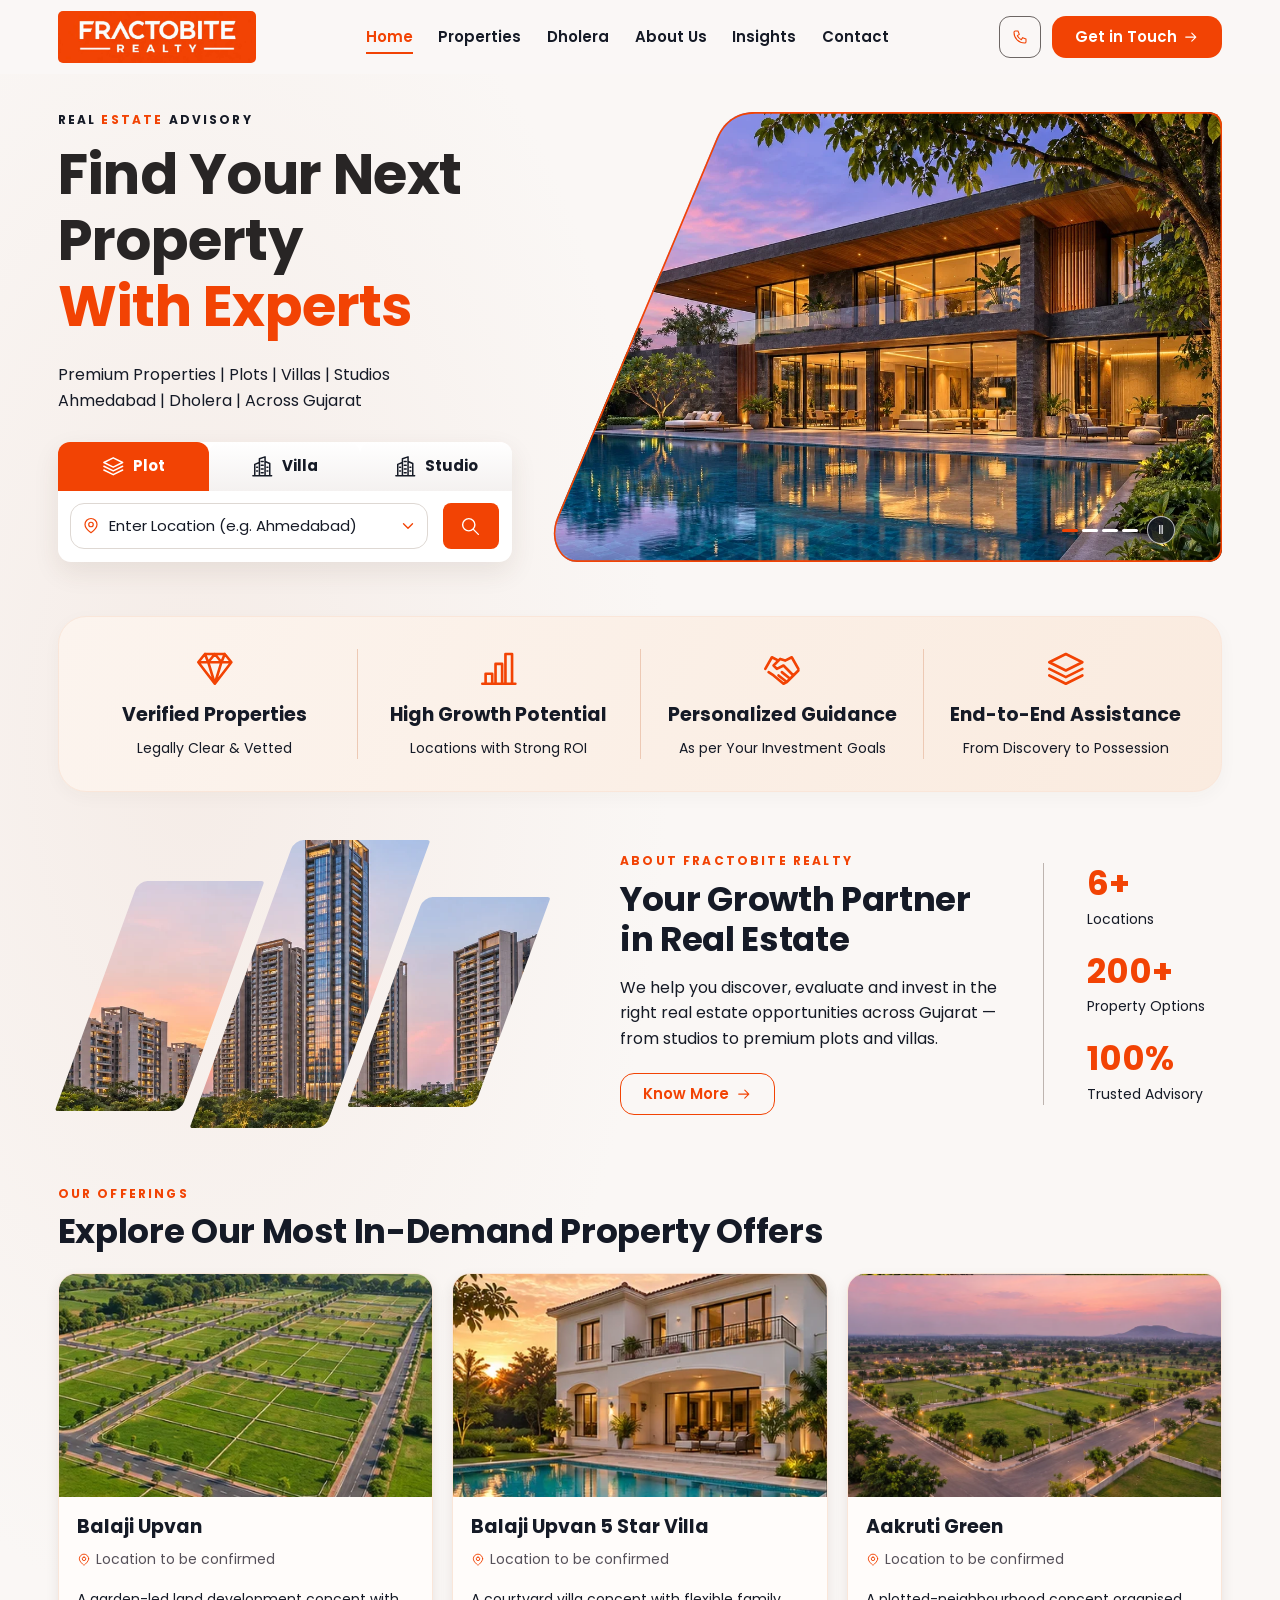
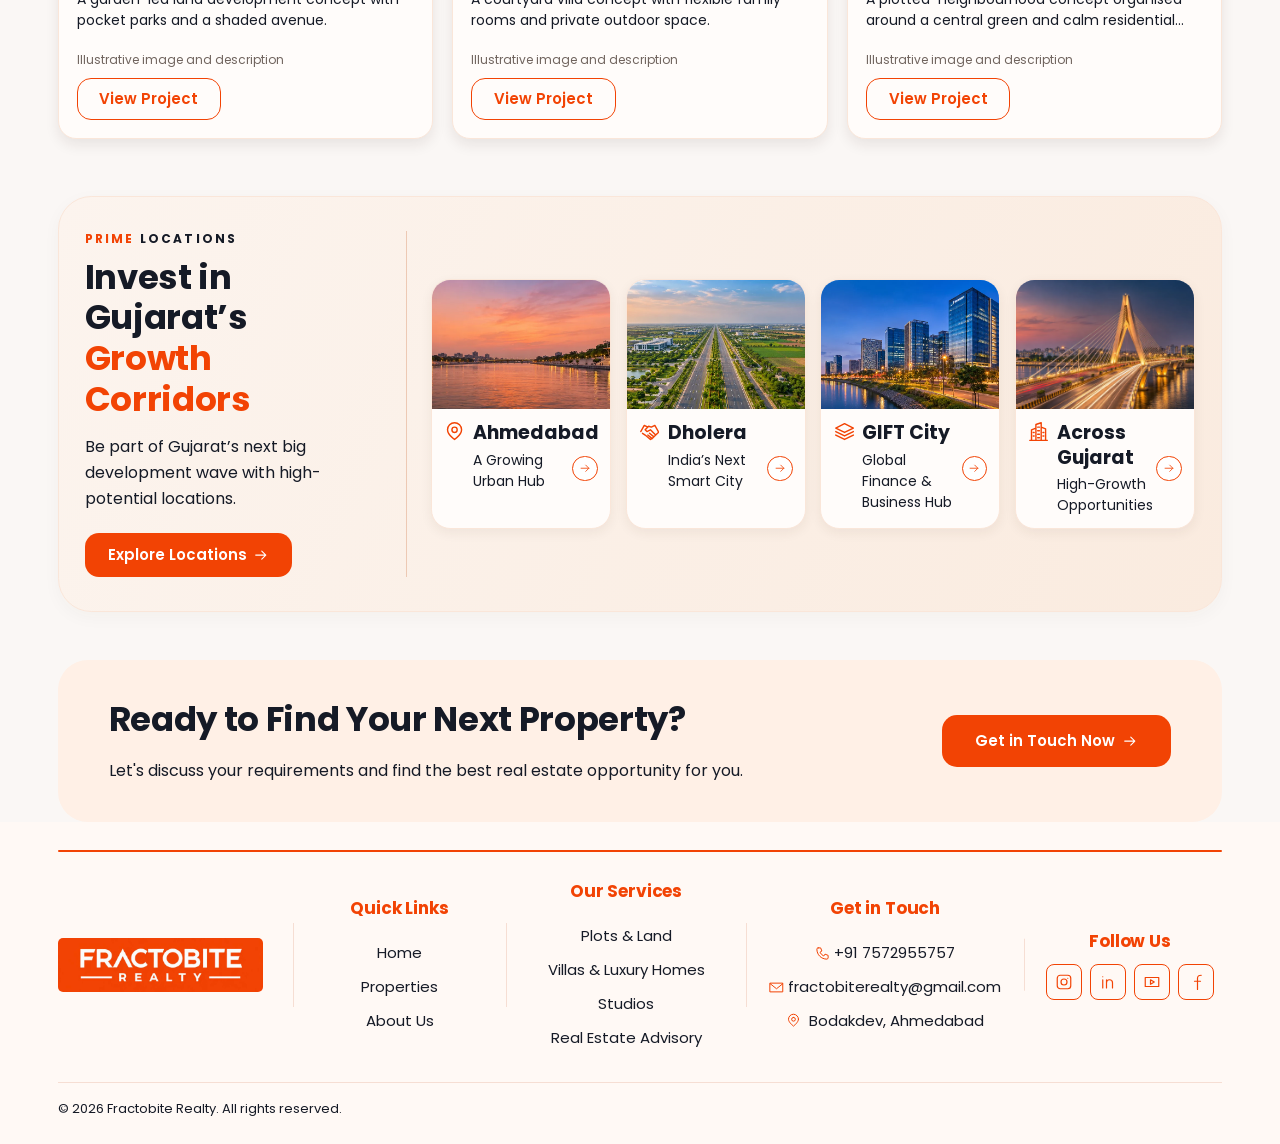
<file: index.html>
<!doctype html>
<html lang="en">
<head>
  <meta charset="utf-8">
  <meta name="viewport" content="width=device-width, initial-scale=1">
  <meta name="description" content="Explore studios, premium plots and luxury villas in Ahmedabad, Dholera and across Gujarat with Fractobite Realty.">
  <title>Fractobite Realty | Real Estate Advisory in Gujarat</title>
  <link rel="icon" type="image/jpeg" href="assets/logo/fractobite-official.jpg">
  <link rel="preload" href="assets/fonts/poppins-700.woff2" as="font" type="font/woff2" crossorigin>
  <link rel="stylesheet" href="style.css?v=typography-system">
  <script defer src="project-data.js"></script>
  <script defer src="script.js?v=dholera-navigation"></script>
</head>
<body>
<svg class="icon-library" xmlns="http://www.w3.org/2000/svg" aria-hidden="true">
  <symbol id="icon-arrow" viewBox="0 0 24 24"><path d="M4 12h15m-6-6 6 6-6 6"/></symbol>
  <symbol id="icon-left" viewBox="0 0 24 24"><path d="M20 12H5m6-6-6 6 6 6"/></symbol>
  <symbol id="icon-phone" viewBox="0 0 24 24"><path d="M5 3h4l2 5-3 2a13 13 0 0 0 6 6l2-3 5 2v4c0 1-1 2-2 2C10 21 3 14 3 5c0-1 1-2 2-2Z"/></symbol>
  <symbol id="icon-pin" viewBox="0 0 24 24"><path d="M20 10c0 5-8 11-8 11S4 15 4 10a8 8 0 1 1 16 0Z M12 7a3 3 0 1 0 0 6 3 3 0 0 0 0-6Z"/></symbol>
  <symbol id="icon-search" viewBox="0 0 24 24"><path d="M10 3a7 7 0 1 0 0 14 7 7 0 0 0 0-14Zm5 12 6 6"/></symbol>
  <symbol id="icon-home" viewBox="0 0 24 24"><path d="M2 11 12 3l10 8M5 9v12h14V9m-9 12v-8h4v8"/></symbol>
  <symbol id="icon-chart" viewBox="0 0 24 24"><path d="M2 21h20M4 21v-6h4v6m2 0V9h4v12m2 0V3h4v18"/></symbol>
  <symbol id="icon-layers" viewBox="0 0 24 24"><path d="M2 8 12 3l10 5-10 5L2 8Zm0 4 10 5 10-5M2 16l10 5 10-5"/></symbol>
  <symbol id="icon-building" viewBox="0 0 24 24"><path d="M2 22h20M4 22V10l5-2v14m0-14V4l6-2v20m0-15 5 2v13M6 13h1m-1 4h1m4-10h2m-2 4h2m-2 4h2m-2 4h2m4-6h1m-1 4h1"/></symbol>
  <symbol id="icon-diamond" viewBox="0 0 24 24"><path d="M2 8l4-5h12l4 5-10 13L2 8Zm0 0h20M6 3l2 5 4 13 4-13 2-5m-10 5 4-5 4 5"/></symbol>
  <symbol id="icon-hand" viewBox="0 0 24 24"><path d="M2 12 6 5l4 2m12 5-4-7-4 2-3-1-4 4 2 2 4-2 6 6-2 2-5-4m5 4-2 2-5-4m5 4-2 1-6-5-3-2m15 2 3-3"/></symbol>
  <symbol id="icon-info" viewBox="0 0 24 24"><circle cx="12" cy="12" r="10"/><path d="M12 10.5v6m0-9h.01"/></symbol>
  <symbol id="icon-chevron-right" viewBox="0 0 24 24"><path d="m9 5 7 7-7 7"/></symbol>
  <symbol id="icon-menu" viewBox="0 0 24 24"><path d="M3 6h18M3 12h18M3 18h18"/></symbol>
  <symbol id="icon-mail" viewBox="0 0 24 24"><path d="M2 5h20v14H2z m0 1 10 8L22 6"/></symbol>
  <symbol id="icon-instagram" viewBox="0 0 24 24"><path d="M7 3h10a4 4 0 0 1 4 4v10a4 4 0 0 1-4 4H7a4 4 0 0 1-4-4V7a4 4 0 0 1 4-4Zm5 5a4 4 0 1 0 0 8 4 4 0 0 0 0-8Zm5-1h.01"/></symbol>
  <symbol id="icon-linkedin" viewBox="0 0 24 24"><path d="M5 9v11m0-15h.01M10 20V9m0 4a4 4 0 0 1 8 0v7"/></symbol>
  <symbol id="icon-youtube" viewBox="0 0 24 24"><path d="M3 6h18v12H3z m7 3 5 3-5 3Z"/></symbol>
  <symbol id="icon-facebook" viewBox="0 0 24 24"><path d="M14 22V7c0-3 2-4 5-4m-9 8h8"/></symbol>
</svg>
<a class="skip-link" href="#main-content">Skip to content</a>
<header class="site-header">
  <div class="header-inner">
    <a class="brand brand--header" href="index.html" aria-label="Fractobite Realty home"><span class="brand--header-art"><img src="assets/logo/fractobite-official.jpg" alt="Fractobite Realty" width="1240" height="1240"></span></a>
    <nav class="site-nav" id="site-nav" aria-label="Main navigation">
      <a href="index.html" aria-current="page"><svg class="icon nav-icon" aria-hidden="true"><use href="#icon-home"/></svg><span>Home</span><svg class="icon nav-chevron" aria-hidden="true"><use href="#icon-chevron-right"/></svg></a>
      <a href="properties.html"><svg class="icon nav-icon" aria-hidden="true"><use href="#icon-layers"/></svg><span>Properties</span><svg class="icon nav-chevron" aria-hidden="true"><use href="#icon-chevron-right"/></svg></a>
      <a href="dholera.html"><svg class="icon nav-icon" aria-hidden="true"><use href="#icon-pin"/></svg><span>Dholera</span><svg class="icon nav-chevron" aria-hidden="true"><use href="#icon-chevron-right"/></svg></a>
      <a href="about.html"><svg class="icon nav-icon" aria-hidden="true"><use href="#icon-info"/></svg><span>About Us</span><svg class="icon nav-chevron" aria-hidden="true"><use href="#icon-chevron-right"/></svg></a>
      <a href="insights.html"><svg class="icon nav-icon" aria-hidden="true"><use href="#icon-chart"/></svg><span>Insights</span><svg class="icon nav-chevron" aria-hidden="true"><use href="#icon-chevron-right"/></svg></a>
      <a href="contact.html"><svg class="icon nav-icon" aria-hidden="true"><use href="#icon-mail"/></svg><span>Contact</span><svg class="icon nav-chevron" aria-hidden="true"><use href="#icon-chevron-right"/></svg></a>
    </nav>
    <div class="header-actions">
      <a class="phone-button" data-phone href="tel:+919876543210" aria-label="Call Fractobite Realty"><svg class="icon" aria-hidden="true"><use href="#icon-phone"/></svg></a>
      <a class="button" href="contact.html">Get in Touch <svg class="icon" aria-hidden="true"><use href="#icon-arrow"/></svg></a>
      <button class="menu-button" type="button" aria-label="Menu" aria-controls="site-nav" aria-expanded="false"><svg class="icon" aria-hidden="true"><use href="#icon-menu"/></svg></button>
    </div>
  </div>
</header>
<main id="main-content">
  <section class="hero" id="home" aria-labelledby="hero-title">
    <div class="container hero-inner">
      <div class="hero-copy motion-intro">
        <p class="eyebrow hero-eyebrow">Real <span>Estate</span> Advisory</p>
        <h1 class="hero-heading" id="hero-title">Find Your Next<br>Property<br><span>With Experts</span></h1>
        <p class="hero-description">Premium Properties | Plots | Villas | Studios<br>Ahmedabad | Dholera | Across Gujarat</p>
      </div>
      <div class="hero-visual hero-media">
        <img class="hero-image" src="assets/hero/villa-1.webp" srcset="assets/hero/villa-1-mobile.webp 860w, assets/hero/villa-1-1200.webp 1200w, assets/hero/villa-1.webp 1420w" sizes="(max-width: 767px) 96vw, (max-width: 1200px) 56vw, 900px" width="1420" height="947" alt="Contemporary villa with a reflecting pool at dusk" fetchpriority="high" decoding="async">
        <svg class="hero-outline" viewBox="0 0 1 1" preserveAspectRatio="none" aria-hidden="true" focusable="false">
          <defs>
            <path id="hero-frame-shape" vector-effect="non-scaling-stroke"
              d="M .305 0 H .977 Q 1 0 1 .03692 V .96308 Q 1 1 .977 1 H .040 C .014 1 -.0035 .95021 .0105 .90042 L .248 .05696 C .260 .01477 .282 0 .305 0 Z"/>
            <clipPath id="hero-frame-clip" clipPathUnits="objectBoundingBox">
              <use href="#hero-frame-shape"/>
            </clipPath>
          </defs>
          <use href="#hero-frame-shape"/>
        </svg>
        <div class="hero-dots" role="group" aria-label="Villa photos">
          <button type="button" aria-label="Villa photo 1" aria-pressed="true"></button>
          <button type="button" aria-label="Villa photo 2" aria-pressed="false"></button>
          <button type="button" aria-label="Villa photo 3" aria-pressed="false"></button>
          <button type="button" aria-label="Villa photo 4" aria-pressed="false"></button>
          <button class="hero-autoplay" type="button" aria-label="Pause automatic villa photos" hidden>Ⅱ</button>
        </div>
      </div>
      <form class="property-search" id="property-search" action="properties.html" method="get">
        <input type="hidden" name="type" value="Plot">
        <div class="search-tabs" role="group" aria-label="Property type">
          <button type="button" data-type="Plot" aria-pressed="true"><svg class="icon" aria-hidden="true"><use href="#icon-layers"/></svg> Plot</button>
          <button type="button" data-type="Villa" aria-pressed="false"><svg class="icon" aria-hidden="true"><use href="#icon-building"/></svg> Villa</button>
          <button type="button" data-type="Studio" aria-pressed="false"><svg class="icon" aria-hidden="true"><use href="#icon-building"/></svg> Studio</button>
        </div>
        <div class="search-controls">
          <label class="search-location">
            <span class="dropdown">
              <svg class="icon" aria-hidden="true"><use href="#icon-pin"/></svg>
              <select name="location" aria-label="Property location" required>
                <option value="">Enter Location (e.g. Ahmedabad)</option>
                <option>Ahmedabad</option>
                <option>Dholera</option>
                <option>GIFT City</option>
                <option>Gandhinagar</option>
                <option>Surat</option>
                <option>Vadodara</option>
                <option>Across Gujarat</option>
              </select>
            </span>
          </label>
          <button class="button search-submit" type="submit" aria-label="Search properties"><svg class="icon" aria-hidden="true"><use href="#icon-search"/></svg></button>
        </div>
      </form>
    </div>
  </section>

  <section class="benefits container" aria-label="Advisory benefits">
    <div class="benefit">
      <svg class="icon" aria-hidden="true"><use href="#icon-diamond"/></svg>
      <h2>Verified Properties</h2>
      <p>Legally Clear &amp; Vetted</p>
    </div>
    <div class="benefit">
      <svg class="icon" aria-hidden="true"><use href="#icon-chart"/></svg>
      <h2>High Growth Potential</h2>
      <p>Locations with Strong ROI</p>
    </div>
    <div class="benefit">
      <svg class="icon" aria-hidden="true"><use href="#icon-hand"/></svg>
      <h2>Personalized Guidance</h2>
      <p>As per Your Investment Goals</p>
    </div>
    <div class="benefit">
      <svg class="icon" aria-hidden="true"><use href="#icon-layers"/></svg>
      <h2>End-to-End Assistance</h2>
      <p>From Discovery to Possession</p>
    </div>
  </section>

  <section class="about container" id="about" aria-labelledby="about-title">
    <div class="about-collage-frame">
      <div class="about-collage">
        <div><img src="assets/about/skyline-1.webp" alt="Residential skyline at sunset" loading="lazy"></div><div><img src="assets/about/skyline-2.webp" alt="Modern towers above a city park" loading="lazy"></div><div><img src="assets/about/skyline-3.webp" alt="High-rise apartments at dusk" loading="lazy"></div>
      </div>
    </div>
    <div class="about-copy">
      <p class="eyebrow">About Fractobite Realty</p>
      <h2 id="about-title">Your Growth Partner<br>in Real Estate</h2>
      <p>We help you discover, evaluate and invest in the right real estate opportunities across Gujarat — from studios to premium plots and villas.</p>
      <a class="button button--outline" href="about.html">Know More <svg class="icon" aria-hidden="true"><use href="#icon-arrow"/></svg></a>
    </div>
    <!-- Reference marketing figures for the demo. -->
    <dl class="about-stats">
      <div><dt>6+</dt><dd>Locations</dd></div>
      <div><dt>200+</dt><dd>Property Options</dd></div>
      <div><dt>100%</dt><dd>Trusted Advisory</dd></div>
    </dl>
  </section>

  <section class="properties container" id="properties" aria-labelledby="properties-title">
    <div class="properties-header">
      <div><p class="eyebrow">Our Offerings</p><h2 id="properties-title">Explore Our Most In-Demand Property Offers</h2></div>
    </div>
    <div class="property-cards" id="property-cards" aria-label="Featured projects"></div>
    <div class="property-dots" role="group" aria-label="Featured project slides" hidden></div>
  </section>

  <section class="prime-locations container" id="locations" aria-labelledby="locations-title">
    <div class="prime-locations-copy">
      <p class="eyebrow"><span>Prime</span> Locations</p>
      <h2 id="locations-title">Invest in Gujarat’s <span>Growth Corridors</span></h2>
      <p>Be part of Gujarat’s next big development wave with high-potential locations.</p>
      <a class="button" href="#locations">Explore Locations <svg class="icon" aria-hidden="true"><use href="#icon-arrow"/></svg></a>
    </div>

    <ul class="location-options">
      <li>
        <a class="location-card" href="properties.html?location=Ahmedabad" aria-labelledby="prime-ahmedabad" aria-describedby="prime-ahmedabad-description">
          <img src="assets/locations/waterfront.webp" alt="Illustration of Ahmedabad’s riverfront at sunset" loading="lazy" width="836" height="470">
          <span class="location-card-body">
            <svg class="icon" aria-hidden="true"><use href="#icon-pin"/></svg>
            <strong id="prime-ahmedabad">Ahmedabad</strong>
            <small id="prime-ahmedabad-description">A Growing Urban Hub</small>
            <span class="circle" aria-hidden="true"><svg class="icon"><use href="#icon-arrow"/></svg></span>
          </span>
        </a>
      </li>
      <li>
        <a class="location-card" href="dholera.html" aria-labelledby="prime-dholera" aria-describedby="prime-dholera-description">
          <img src="assets/locations/dholera-planning.webp" alt="Illustration of a planned green development corridor" loading="lazy" width="836" height="470">
          <span class="location-card-body">
            <svg class="icon" aria-hidden="true"><use href="#icon-hand"/></svg>
            <strong id="prime-dholera">Dholera</strong>
            <small id="prime-dholera-description">India’s Next Smart City</small>
            <span class="circle" aria-hidden="true"><svg class="icon"><use href="#icon-arrow"/></svg></span>
          </span>
        </a>
      </li>
      <li>
        <a class="location-card" href="properties.html?location=GIFT%20City" aria-labelledby="prime-gift-city" aria-describedby="prime-gift-city-description">
          <img src="assets/locations/gift-city-skyline.webp" alt="Illustration of modern GIFT City office towers" loading="lazy" width="836" height="470">
          <span class="location-card-body">
            <svg class="icon" aria-hidden="true"><use href="#icon-layers"/></svg>
            <strong id="prime-gift-city">GIFT City</strong>
            <small id="prime-gift-city-description">Global Finance &amp; Business Hub</small>
            <span class="circle" aria-hidden="true"><svg class="icon"><use href="#icon-arrow"/></svg></span>
          </span>
        </a>
      </li>
      <li>
        <a class="location-card" href="properties.html?location=Across%20Gujarat" aria-labelledby="prime-gujarat" aria-describedby="prime-gujarat-description">
          <img class="location-bridge" src="assets/locations/ahmedabad.webp" alt="Illustration of a Gujarat city skyline and illuminated bridge" loading="lazy" width="1800" height="600">
          <span class="location-card-body">
            <svg class="icon" aria-hidden="true"><use href="#icon-building"/></svg>
            <strong id="prime-gujarat">Across Gujarat</strong>
            <small id="prime-gujarat-description">High-Growth Opportunities</small>
            <span class="circle" aria-hidden="true"><svg class="icon"><use href="#icon-arrow"/></svg></span>
          </span>
        </a>
      </li>
    </ul>
    <div class="location-dots" role="group" aria-label="Prime Locations slides" hidden></div>
  </section>

  <section class="container contact-cta contact-cta--compact" aria-labelledby="contact-title">
    <div>
      <h2 id="contact-title">Ready to Find Your Next Property?</h2>
      <p>Let's discuss your requirements and find the best real estate opportunity for you.</p>
    </div>
    <a class="button" href="contact.html">Get in Touch Now <svg class="icon" aria-hidden="true"><use href="#icon-arrow"/></svg></a>
  </section>
</main>

<footer class="site-footer" id="contact"></footer>
<dialog class="demo-dialog" aria-labelledby="demo-title">
  <h2 id="demo-title"></h2>
  <p>This link is part of the website demo. Its destination will be added when available.</p>
  <form method="dialog"><button class="button" type="submit">Close</button></form>
</dialog>
</body>
</html>
</file>
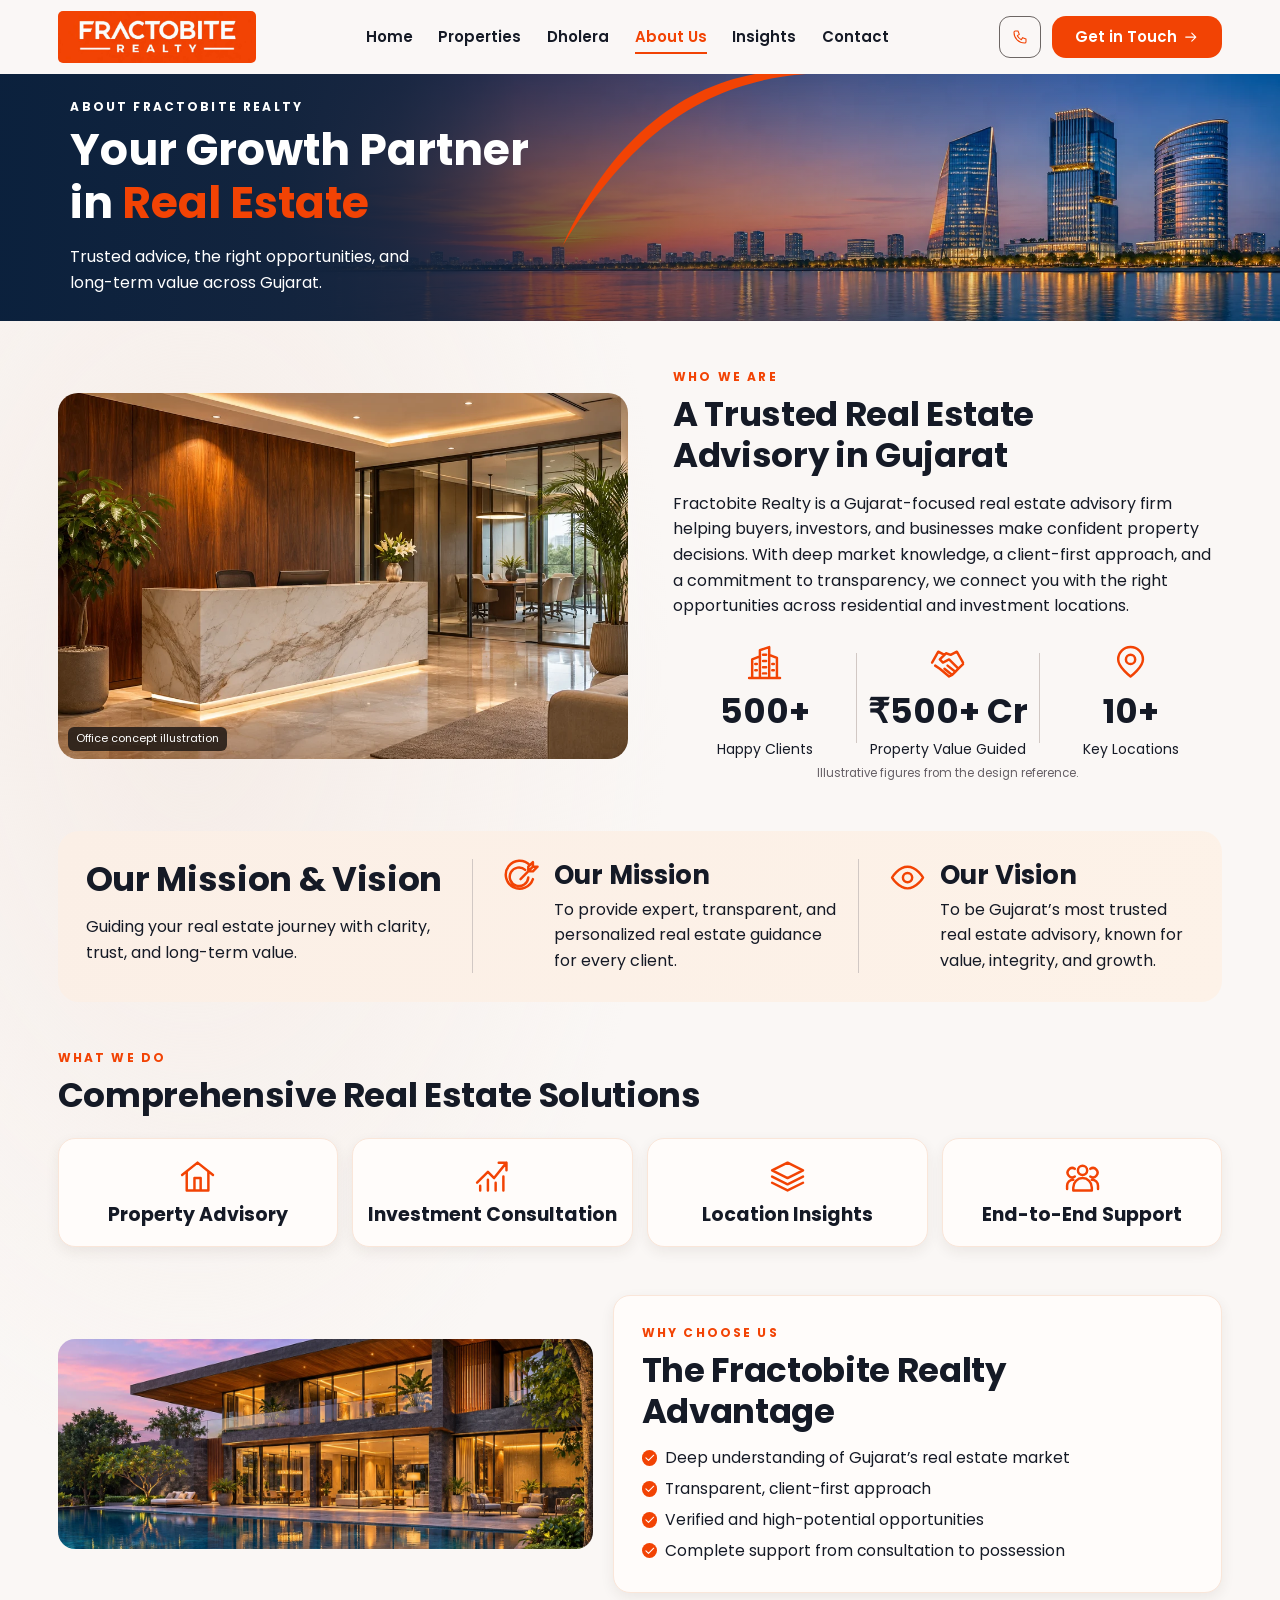
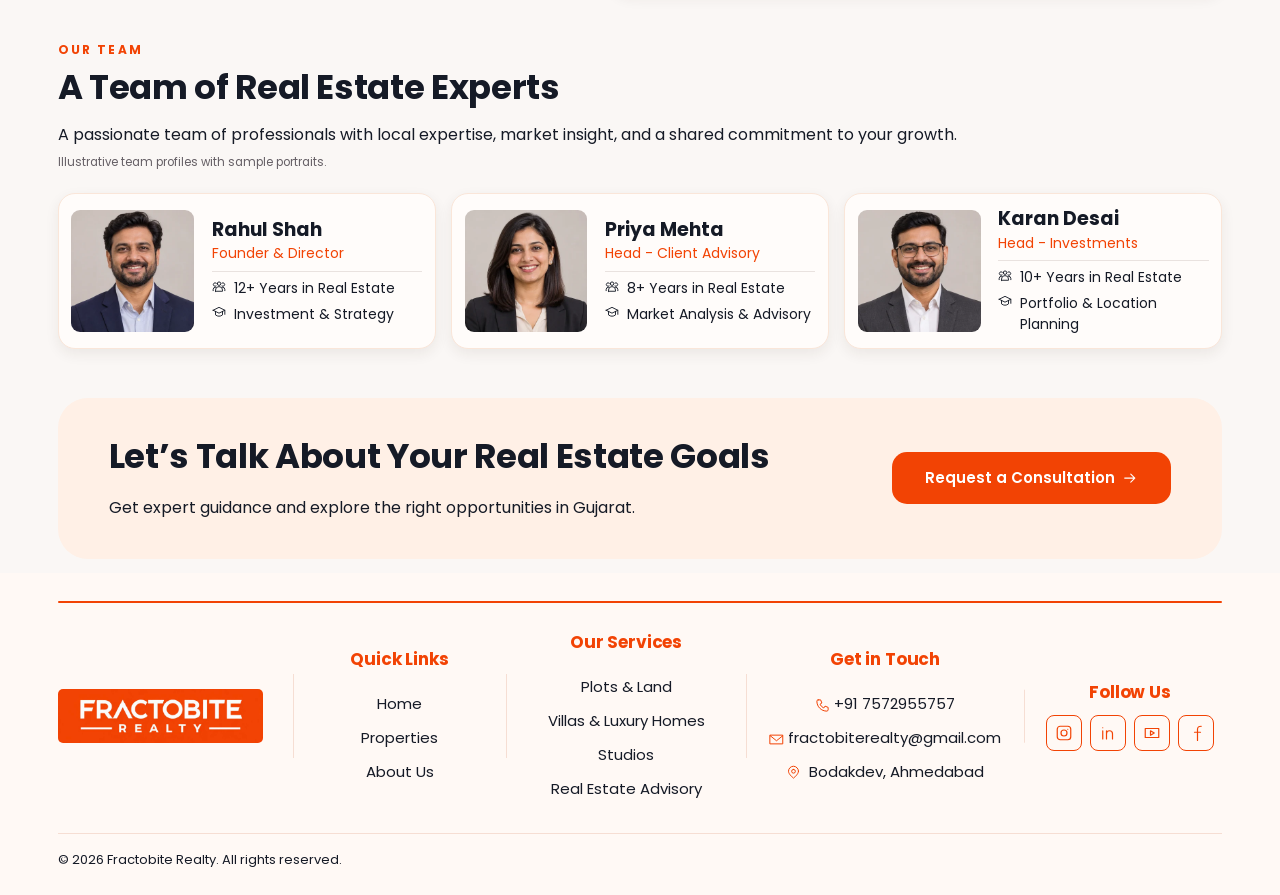
<file: about.html>
<!doctype html>
<html lang="en">
<head>
  <meta charset="utf-8">
  <meta name="viewport" content="width=device-width, initial-scale=1">
  <meta name="description" content="Learn how Fractobite Realty guides property decisions across Gujarat.">
  <title>About Us | Fractobite Realty</title>
  <link rel="icon" type="image/jpeg" href="assets/logo/fractobite-official.jpg">
  <link rel="preload" href="assets/fonts/poppins-700.woff2" as="font" type="font/woff2" crossorigin>
  <link rel="stylesheet" href="style.css?v=typography-system">
  <script defer src="script.js?v=dholera-navigation"></script>
</head>
<body>
<svg class="icon-library" xmlns="http://www.w3.org/2000/svg" aria-hidden="true">
  <symbol id="icon-arrow" viewBox="0 0 24 24"><path d="M4 12h15m-6-6 6 6-6 6"/></symbol>
  <symbol id="icon-left" viewBox="0 0 24 24"><path d="M20 12H5m6-6-6 6 6 6"/></symbol>
  <symbol id="icon-phone" viewBox="0 0 24 24"><path d="M5 3h4l2 5-3 2a13 13 0 0 0 6 6l2-3 5 2v4c0 1-1 2-2 2C10 21 3 14 3 5c0-1 1-2 2-2Z"/></symbol>
  <symbol id="icon-pin" viewBox="0 0 24 24"><path d="M20 10c0 5-8 11-8 11S4 15 4 10a8 8 0 1 1 16 0Z M12 7a3 3 0 1 0 0 6 3 3 0 0 0 0-6Z"/></symbol>
  <symbol id="icon-search" viewBox="0 0 24 24"><path d="M10 3a7 7 0 1 0 0 14 7 7 0 0 0 0-14Zm5 12 6 6"/></symbol>
  <symbol id="icon-home" viewBox="0 0 24 24"><path d="M2 11 12 3l10 8M5 9v12h14V9m-9 12v-8h4v8"/></symbol>
  <symbol id="icon-chart" viewBox="0 0 24 24"><path d="M2 21h20M4 21v-6h4v6m2 0V9h4v12m2 0V3h4v18"/></symbol>
  <symbol id="icon-layers" viewBox="0 0 24 24"><path d="M2 8 12 3l10 5-10 5L2 8Zm0 4 10 5 10-5M2 16l10 5 10-5"/></symbol>
  <symbol id="icon-building" viewBox="0 0 24 24"><path d="M2 22h20M4 22V10l5-2v14m0-14V4l6-2v20m0-15 5 2v13M6 13h1m-1 4h1m4-10h2m-2 4h2m-2 4h2m-2 4h2m4-6h1m-1 4h1"/></symbol>
  <symbol id="icon-diamond" viewBox="0 0 24 24"><path d="M2 8l4-5h12l4 5-10 13L2 8Zm0 0h20M6 3l2 5 4 13 4-13 2-5m-10 5 4-5 4 5"/></symbol>
  <symbol id="icon-hand" viewBox="0 0 24 24"><path d="M2 12 6 5l4 2m12 5-4-7-4 2-3-1-4 4 2 2 4-2 6 6-2 2-5-4m5 4-2 2-5-4m5 4-2 1-6-5-3-2m15 2 3-3"/></symbol>
  <symbol id="icon-info" viewBox="0 0 24 24"><circle cx="12" cy="12" r="10"/><path d="M12 10.5v6m0-9h.01"/></symbol>
  <symbol id="icon-chevron-right" viewBox="0 0 24 24"><path d="m9 5 7 7-7 7"/></symbol>
  <symbol id="icon-menu" viewBox="0 0 24 24"><path d="M3 6h18M3 12h18M3 18h18"/></symbol>
  <symbol id="icon-mail" viewBox="0 0 24 24"><path d="M2 5h20v14H2z m0 1 10 8L22 6"/></symbol>
  <symbol id="icon-instagram" viewBox="0 0 24 24"><path d="M7 3h10a4 4 0 0 1 4 4v10a4 4 0 0 1-4 4H7a4 4 0 0 1-4-4V7a4 4 0 0 1 4-4Zm5 5a4 4 0 1 0 0 8 4 4 0 0 0 0-8Zm5-1h.01"/></symbol>
  <symbol id="icon-linkedin" viewBox="0 0 24 24"><path d="M5 9v11m0-15h.01M10 20V9m0 4a4 4 0 0 1 8 0v7"/></symbol>
  <symbol id="icon-youtube" viewBox="0 0 24 24"><path d="M3 6h18v12H3z m7 3 5 3-5 3Z"/></symbol>
  <symbol id="icon-facebook" viewBox="0 0 24 24"><path d="M14 22V7c0-3 2-4 5-4m-9 8h8"/></symbol>
  <symbol id="icon-target" viewBox="0 0 24 24"><path d="M18 4a9 9 0 1 0 2 9m-5-6a6 6 0 1 0 2 5m-5 1 8-8m-3 0 3-3v3h3l-3 3h-3z"/></symbol>
  <symbol id="icon-eye" viewBox="0 0 24 24"><path d="M2 12s4-7 10-7 10 7 10 7-4 7-10 7S2 12 2 12Zm7 0a3 3 0 1 0 6 0 3 3 0 0 0-6 0Z"/></symbol>
  <symbol id="icon-growth" viewBox="0 0 24 24"><path d="m2 16 7-7 4 4 8-10m-5 0h5v5M4 21v-3m5 3v-7m5 7v-5m5 5V12"/></symbol>
  <symbol id="icon-people" viewBox="0 0 24 24"><path d="M9 8a3 3 0 1 0 6 0 3 3 0 0 0-6 0zm-3 13v-2a6 6 0 0 1 12 0v2H6zm1-9a3 3 0 1 1 0-5m10 5a3 3 0 1 0 0-5M2 20v-2a4 4 0 0 1 4-4m16 6v-2a4 4 0 0 0-4-4"/></symbol>
  <symbol id="icon-check" viewBox="0 0 24 24"><path d="m6 12 4 4 8-8"/></symbol>
  <symbol id="icon-expertise" viewBox="0 0 24 24"><path d="m2 9 10-5 10 5-10 5-10-5Zm4 2v6c4 3 8 3 12 0v-6m4-2v7"/></symbol>
</svg>
<a class="skip-link" href="#main-content">Skip to content</a>
<header class="site-header">
  <div class="header-inner">
    <a class="brand brand--header" href="index.html" aria-label="Fractobite Realty home"><span class="brand--header-art"><img src="assets/logo/fractobite-official.jpg" alt="Fractobite Realty" width="1240" height="1240"></span></a>
    <nav class="site-nav" id="site-nav" aria-label="Main navigation">
      <a href="index.html"><svg class="icon nav-icon" aria-hidden="true"><use href="#icon-home"/></svg><span>Home</span><svg class="icon nav-chevron" aria-hidden="true"><use href="#icon-chevron-right"/></svg></a>
      <a href="properties.html"><svg class="icon nav-icon" aria-hidden="true"><use href="#icon-layers"/></svg><span>Properties</span><svg class="icon nav-chevron" aria-hidden="true"><use href="#icon-chevron-right"/></svg></a>
      <a href="dholera.html"><svg class="icon nav-icon" aria-hidden="true"><use href="#icon-pin"/></svg><span>Dholera</span><svg class="icon nav-chevron" aria-hidden="true"><use href="#icon-chevron-right"/></svg></a>
      <a href="about.html" aria-current="page"><svg class="icon nav-icon" aria-hidden="true"><use href="#icon-info"/></svg><span>About Us</span><svg class="icon nav-chevron" aria-hidden="true"><use href="#icon-chevron-right"/></svg></a>
      <a href="insights.html"><svg class="icon nav-icon" aria-hidden="true"><use href="#icon-chart"/></svg><span>Insights</span><svg class="icon nav-chevron" aria-hidden="true"><use href="#icon-chevron-right"/></svg></a>
      <a href="contact.html"><svg class="icon nav-icon" aria-hidden="true"><use href="#icon-mail"/></svg><span>Contact</span><svg class="icon nav-chevron" aria-hidden="true"><use href="#icon-chevron-right"/></svg></a>
    </nav>
    <div class="header-actions">
      <a class="phone-button" data-phone href="tel:+919876543210" aria-label="Call Fractobite Realty"><svg class="icon" aria-hidden="true"><use href="#icon-phone"/></svg></a>
      <a class="button" href="contact.html">Get in Touch <svg class="icon" aria-hidden="true"><use href="#icon-arrow"/></svg></a>
      <button class="menu-button" type="button" aria-label="Menu" aria-controls="site-nav" aria-expanded="false"><svg class="icon" aria-hidden="true"><use href="#icon-menu"/></svg></button>
    </div>
  </div>
</header>
<main id="main-content" class="inner-page about-page">
  <section class="market-hero about-page-hero" aria-labelledby="about-page-title">
    <img class="market-hero-photo" src="assets/about/about-hero.webp" srcset="assets/about/about-hero-mobile.webp 860w, assets/about/about-hero-1200.webp 1200w, assets/about/about-hero.webp 1800w" sizes="100vw" alt="" fetchpriority="high" width="1800" height="600" decoding="async">
    <svg class="market-hero-arc" viewBox="0 0 220 155" aria-hidden="true"><path d="M0 155C41 63 103 13 174 0h46C130 7 64 51 0 155Z"/></svg>
    <div class="container market-hero-content motion-intro">
      <p class="eyebrow">About Fractobite Realty</p>
      <h1 id="about-page-title">Your Growth Partner<br>in <span>Real Estate</span></h1>
      <p>Trusted advice, the right opportunities, and long-term value across Gujarat.</p>
    </div>
  </section>

  <section class="container about-company" aria-labelledby="about-company-title">
    <figure class="about-office">
      <img src="assets/about/office-concept.webp" alt="Concept illustration of a warm, modern office reception" loading="lazy" width="1020" height="680">
      <figcaption>Office concept illustration</figcaption>
    </figure>
    <div>
      <header class="about-page-heading">
        <p class="eyebrow">Who We Are</p>
        <h2 id="about-company-title">A Trusted Real Estate<br>Advisory in Gujarat</h2>
        <p>Fractobite Realty is a Gujarat-focused real estate advisory firm helping buyers, investors, and businesses make confident property decisions. With deep market knowledge, a client-first approach, and a commitment to transparency, we connect you with the right opportunities across residential and investment locations.</p>
      </header>
      <!-- Replace reference figures here once verified business metrics are approved. -->
      <dl class="about-company-stats" aria-describedby="about-stats-note">
        <div><svg class="icon" aria-hidden="true"><use href="#icon-building"/></svg><dt>Happy Clients</dt><dd>500+</dd></div>
        <div><svg class="icon" aria-hidden="true"><use href="#icon-hand"/></svg><dt>Property Value Guided</dt><dd>₹500+ Cr</dd></div>
        <div><svg class="icon" aria-hidden="true"><use href="#icon-pin"/></svg><dt>Key Locations</dt><dd>10+</dd></div>
      </dl>
      <p class="about-demo-note" id="about-stats-note">Illustrative figures from the design reference.</p>
    </div>
  </section>

  <section class="container about-purpose" aria-labelledby="about-purpose-title">
    <header class="about-page-heading">
      <h2 id="about-purpose-title">Our Mission &amp; Vision</h2>
      <p>Guiding your real estate journey with clarity, trust, and long-term value.</p>
    </header>
    <article>
      <svg class="icon" aria-hidden="true"><use href="#icon-target"/></svg>
      <div>
        <h3>Our Mission</h3>
        <p>To provide expert, transparent, and personalized real estate guidance for every client.</p>
      </div>
    </article>
    <article>
      <svg class="icon" aria-hidden="true"><use href="#icon-eye"/></svg>
      <div>
        <h3>Our Vision</h3>
        <p>To be Gujarat’s most trusted real estate advisory, known for value, integrity, and growth.</p>
      </div>
    </article>
  </section>

  <section class="container about-page-section" aria-labelledby="about-services-title">
    <header class="about-page-heading">
      <p class="eyebrow">What We Do</p>
      <h2 id="about-services-title">Comprehensive Real Estate Solutions</h2>
    </header>
    <div class="about-services">
      <article class="about-service-card"><svg class="icon" aria-hidden="true"><use href="#icon-home"/></svg><h3>Property Advisory</h3></article>
      <article class="about-service-card"><svg class="icon" aria-hidden="true"><use href="#icon-growth"/></svg><h3>Investment Consultation</h3></article>
      <article class="about-service-card"><svg class="icon" aria-hidden="true"><use href="#icon-layers"/></svg><h3>Location Insights</h3></article>
      <article class="about-service-card"><svg class="icon" aria-hidden="true"><use href="#icon-people"/></svg><h3>End-to-End Support</h3></article>
    </div>
  </section>

  <section class="container about-advantage" aria-labelledby="about-advantage-title">
    <img src="assets/hero/villa-1.webp" alt="Illustrative contemporary villa and swimming pool at dusk" loading="lazy" width="1420" height="947">
    <article class="about-advantage-card">
      <header class="about-page-heading">
        <p class="eyebrow">Why Choose Us</p>
        <h2 id="about-advantage-title">The Fractobite Realty Advantage</h2>
      </header>
      <ul>
        <li><svg class="icon" aria-hidden="true"><use href="#icon-check"/></svg><span>Deep understanding of Gujarat’s real estate market</span></li>
        <li><svg class="icon" aria-hidden="true"><use href="#icon-check"/></svg><span>Transparent, client-first approach</span></li>
        <li><svg class="icon" aria-hidden="true"><use href="#icon-check"/></svg><span>Verified and high-potential opportunities</span></li>
        <li><svg class="icon" aria-hidden="true"><use href="#icon-check"/></svg><span>Complete support from consultation to possession</span></li>
      </ul>
    </article>
  </section>

  <section class="container about-page-section" aria-labelledby="about-team-title">
    <header class="about-page-heading">
      <p class="eyebrow">Our Team</p>
      <h2 id="about-team-title">A Team of Real Estate Experts</h2>
      <p>A passionate team of professionals with local expertise, market insight, and a shared commitment to your growth.</p>
      <p class="about-demo-note" id="about-team-note">Illustrative team profiles with sample portraits.</p>
    </header>
    <!-- Replace these three profiles and images with approved team details. -->
    <div class="about-team-grid" aria-describedby="about-team-note">
      <article class="about-team-card">
        <img src="assets/about/team-rahul.webp" alt="" loading="lazy" width="360" height="360">
        <div>
          <h3>Rahul Shah</h3>
          <p class="about-team-role">Founder &amp; Director</p>
          <ul>
            <li><svg class="icon" aria-hidden="true"><use href="#icon-people"/></svg><span>12+ Years in Real Estate</span></li>
            <li><svg class="icon" aria-hidden="true"><use href="#icon-expertise"/></svg><span>Investment &amp; Strategy</span></li>
          </ul>
        </div>
      </article>
      <article class="about-team-card">
        <img src="assets/about/team-priya.webp" alt="" loading="lazy" width="360" height="360">
        <div>
          <h3>Priya Mehta</h3>
          <p class="about-team-role">Head - Client Advisory</p>
          <ul>
            <li><svg class="icon" aria-hidden="true"><use href="#icon-people"/></svg><span>8+ Years in Real Estate</span></li>
            <li><svg class="icon" aria-hidden="true"><use href="#icon-expertise"/></svg><span>Market Analysis &amp; Advisory</span></li>
          </ul>
        </div>
      </article>
      <article class="about-team-card">
        <img src="assets/about/team-karan.webp" alt="" loading="lazy" width="360" height="360">
        <div>
          <h3>Karan Desai</h3>
          <p class="about-team-role">Head - Investments</p>
          <ul>
            <li><svg class="icon" aria-hidden="true"><use href="#icon-people"/></svg><span>10+ Years in Real Estate</span></li>
            <li><svg class="icon" aria-hidden="true"><use href="#icon-expertise"/></svg><span>Portfolio &amp; Location Planning</span></li>
          </ul>
        </div>
      </article>
    </div>
  </section>

  <section class="container contact-cta contact-cta--compact" aria-labelledby="about-cta-title">
    <div>
      <h2 id="about-cta-title">Let’s Talk About Your Real Estate Goals</h2>
      <p>Get expert guidance and explore the right opportunities in Gujarat.</p>
    </div>
    <a class="button" href="contact.html">Request a Consultation <svg class="icon" aria-hidden="true"><use href="#icon-arrow"/></svg></a>
  </section>
</main>

<footer class="site-footer" id="contact"></footer>
<dialog class="demo-dialog" aria-labelledby="demo-title">
  <h2 id="demo-title"></h2>
  <p>This link is part of the website demo. Its destination will be added when available.</p>
  <form method="dialog"><button class="button" type="submit">Close</button></form>
</dialog>
</body>
</html>
</file>
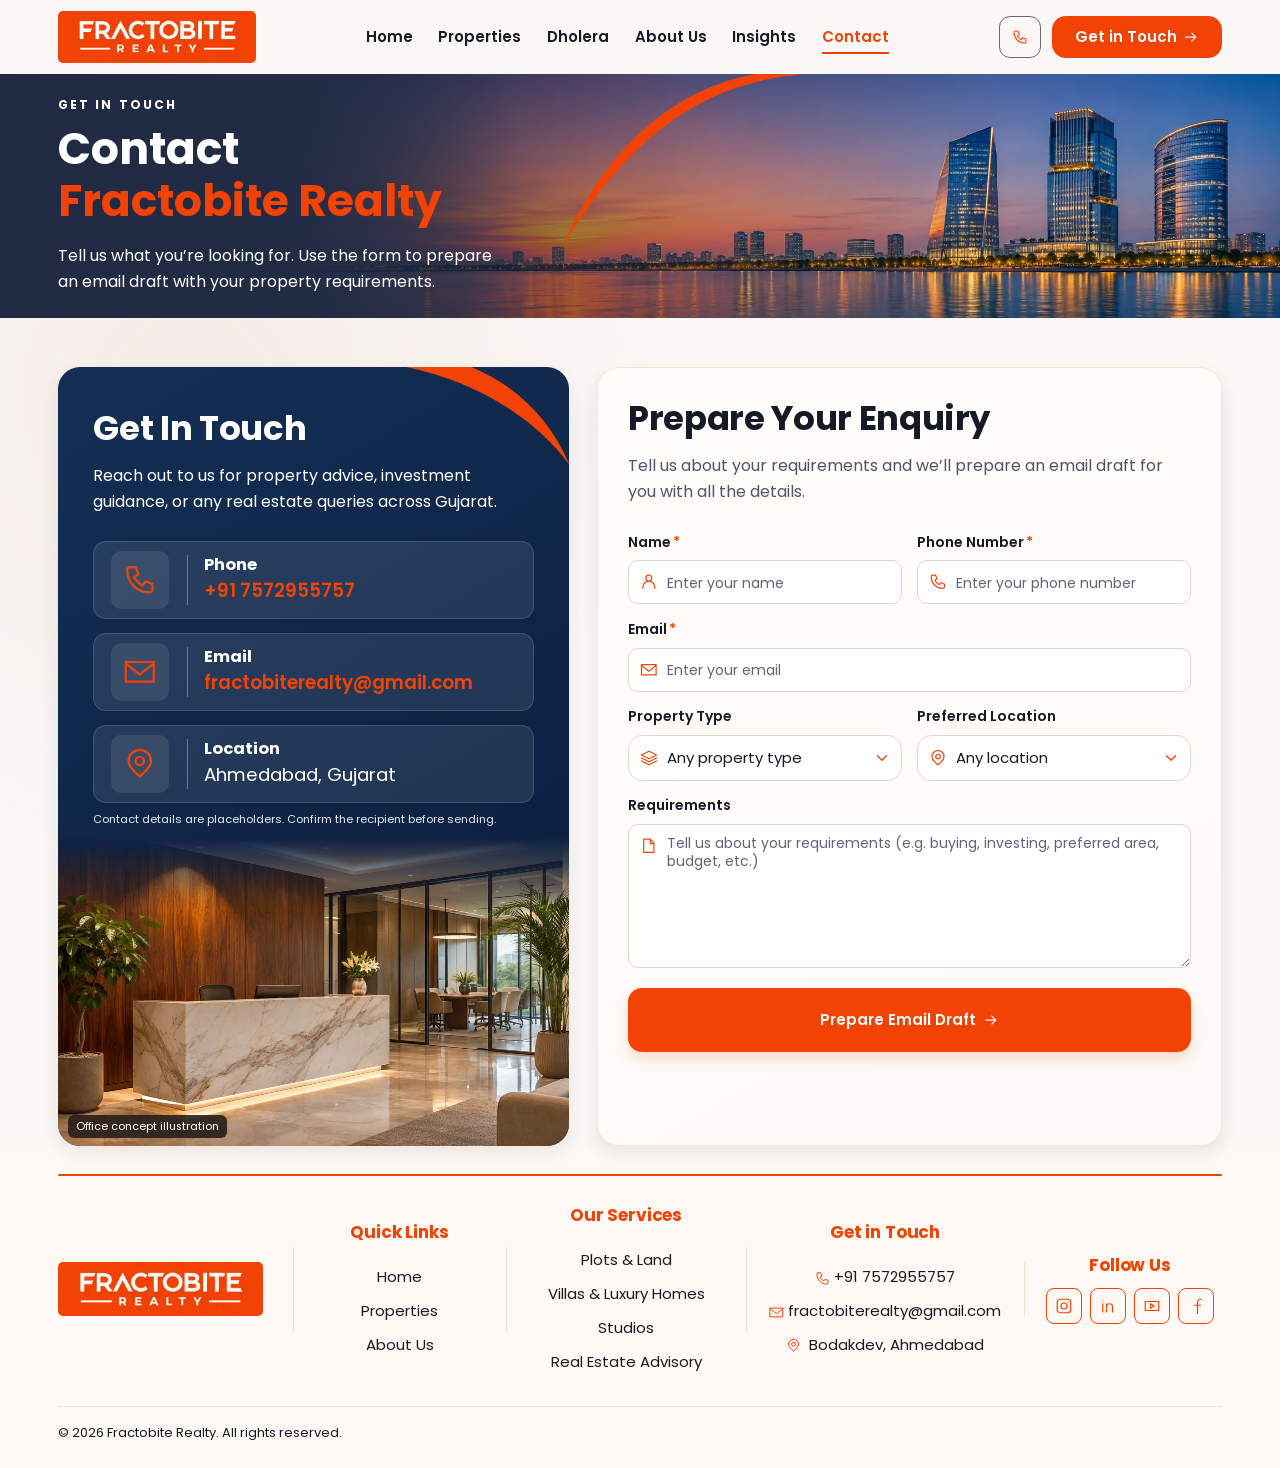
<file: contact.html>
<!doctype html>
<html lang="en">
<head>
  <meta charset="utf-8">
  <meta name="viewport" content="width=device-width, initial-scale=1">
  <meta name="description" content="Prepare an enquiry for the Fractobite Realty advisory team.">
  <title>Contact | Fractobite Realty</title>
  <link rel="icon" type="image/jpeg" href="assets/logo/fractobite-official.jpg">
  <link rel="preload" href="assets/fonts/poppins-700.woff2" as="font" type="font/woff2" crossorigin>
  <link rel="stylesheet" href="style.css?v=typography-system">
  <script defer src="project-data.js"></script>
  <script defer src="script.js?v=dholera-navigation"></script>
</head>
<body>
<svg class="icon-library" xmlns="http://www.w3.org/2000/svg" aria-hidden="true">
  <symbol id="icon-arrow" viewBox="0 0 24 24"><path d="M4 12h15m-6-6 6 6-6 6"/></symbol>
  <symbol id="icon-left" viewBox="0 0 24 24"><path d="M20 12H5m6-6-6 6 6 6"/></symbol>
  <symbol id="icon-phone" viewBox="0 0 24 24"><path d="M5 3h4l2 5-3 2a13 13 0 0 0 6 6l2-3 5 2v4c0 1-1 2-2 2C10 21 3 14 3 5c0-1 1-2 2-2Z"/></symbol>
  <symbol id="icon-pin" viewBox="0 0 24 24"><path d="M20 10c0 5-8 11-8 11S4 15 4 10a8 8 0 1 1 16 0Z M12 7a3 3 0 1 0 0 6 3 3 0 0 0 0-6Z"/></symbol>
  <symbol id="icon-search" viewBox="0 0 24 24"><path d="M10 3a7 7 0 1 0 0 14 7 7 0 0 0 0-14Zm5 12 6 6"/></symbol>
  <symbol id="icon-home" viewBox="0 0 24 24"><path d="M2 11 12 3l10 8M5 9v12h14V9m-9 12v-8h4v8"/></symbol>
  <symbol id="icon-chart" viewBox="0 0 24 24"><path d="M2 21h20M4 21v-6h4v6m2 0V9h4v12m2 0V3h4v18"/></symbol>
  <symbol id="icon-layers" viewBox="0 0 24 24"><path d="M2 8 12 3l10 5-10 5L2 8Zm0 4 10 5 10-5M2 16l10 5 10-5"/></symbol>
  <symbol id="icon-building" viewBox="0 0 24 24"><path d="M2 22h20M4 22V10l5-2v14m0-14V4l6-2v20m0-15 5 2v13M6 13h1m-1 4h1m4-10h2m-2 4h2m-2 4h2m-2 4h2m4-6h1m-1 4h1"/></symbol>
  <symbol id="icon-diamond" viewBox="0 0 24 24"><path d="M2 8l4-5h12l4 5-10 13L2 8Zm0 0h20M6 3l2 5 4 13 4-13 2-5m-10 5 4-5 4 5"/></symbol>
  <symbol id="icon-hand" viewBox="0 0 24 24"><path d="M2 12 6 5l4 2m12 5-4-7-4 2-3-1-4 4 2 2 4-2 6 6-2 2-5-4m5 4-2 2-5-4m5 4-2 1-6-5-3-2m15 2 3-3"/></symbol>
  <symbol id="icon-info" viewBox="0 0 24 24"><circle cx="12" cy="12" r="10"/><path d="M12 10.5v6m0-9h.01"/></symbol>
  <symbol id="icon-chevron-right" viewBox="0 0 24 24"><path d="m9 5 7 7-7 7"/></symbol>
  <symbol id="icon-menu" viewBox="0 0 24 24"><path d="M3 6h18M3 12h18M3 18h18"/></symbol>
  <symbol id="icon-mail" viewBox="0 0 24 24"><path d="M2 5h20v14H2z m0 1 10 8L22 6"/></symbol>
  <symbol id="icon-instagram" viewBox="0 0 24 24"><path d="M7 3h10a4 4 0 0 1 4 4v10a4 4 0 0 1-4 4H7a4 4 0 0 1-4-4V7a4 4 0 0 1 4-4Zm5 5a4 4 0 1 0 0 8 4 4 0 0 0 0-8Zm5-1h.01"/></symbol>
  <symbol id="icon-linkedin" viewBox="0 0 24 24"><path d="M5 9v11m0-15h.01M10 20V9m0 4a4 4 0 0 1 8 0v7"/></symbol>
  <symbol id="icon-youtube" viewBox="0 0 24 24"><path d="M3 6h18v12H3z m7 3 5 3-5 3Z"/></symbol>
  <symbol id="icon-facebook" viewBox="0 0 24 24"><path d="M14 22V7c0-3 2-4 5-4m-9 8h8"/></symbol>
  <symbol id="icon-person" viewBox="0 0 24 24"><path d="M8 7a4 4 0 1 0 8 0 4 4 0 0 0-8 0ZM4 21v-2a8 8 0 0 1 16 0v2"/></symbol>
  <symbol id="icon-document" viewBox="0 0 24 24"><path d="M5 3h9l5 5v13H5z m9 0v6h5"/></symbol>
</svg>
<a class="skip-link" href="#main-content">Skip to content</a>
<header class="site-header">
  <div class="header-inner">
    <a class="brand brand--header" href="index.html" aria-label="Fractobite Realty home"><span class="brand--header-art"><img src="assets/logo/fractobite-official.jpg" alt="Fractobite Realty" width="1240" height="1240"></span></a>
    <nav class="site-nav" id="site-nav" aria-label="Main navigation">
      <a href="index.html"><svg class="icon nav-icon" aria-hidden="true"><use href="#icon-home"/></svg><span>Home</span><svg class="icon nav-chevron" aria-hidden="true"><use href="#icon-chevron-right"/></svg></a>
      <a href="properties.html"><svg class="icon nav-icon" aria-hidden="true"><use href="#icon-layers"/></svg><span>Properties</span><svg class="icon nav-chevron" aria-hidden="true"><use href="#icon-chevron-right"/></svg></a>
      <a href="dholera.html"><svg class="icon nav-icon" aria-hidden="true"><use href="#icon-pin"/></svg><span>Dholera</span><svg class="icon nav-chevron" aria-hidden="true"><use href="#icon-chevron-right"/></svg></a>
      <a href="about.html"><svg class="icon nav-icon" aria-hidden="true"><use href="#icon-info"/></svg><span>About Us</span><svg class="icon nav-chevron" aria-hidden="true"><use href="#icon-chevron-right"/></svg></a>
      <a href="insights.html"><svg class="icon nav-icon" aria-hidden="true"><use href="#icon-chart"/></svg><span>Insights</span><svg class="icon nav-chevron" aria-hidden="true"><use href="#icon-chevron-right"/></svg></a>
      <a href="contact.html" aria-current="page"><svg class="icon nav-icon" aria-hidden="true"><use href="#icon-mail"/></svg><span>Contact</span><svg class="icon nav-chevron" aria-hidden="true"><use href="#icon-chevron-right"/></svg></a>
    </nav>
    <div class="header-actions">
      <a class="phone-button" data-phone href="tel:+919876543210" aria-label="Call Fractobite Realty"><svg class="icon" aria-hidden="true"><use href="#icon-phone"/></svg></a>
      <a class="button" href="contact.html">Get in Touch <svg class="icon" aria-hidden="true"><use href="#icon-arrow"/></svg></a>
      <button class="menu-button" type="button" aria-label="Menu" aria-controls="site-nav" aria-expanded="false"><svg class="icon" aria-hidden="true"><use href="#icon-menu"/></svg></button>
    </div>
  </div>
</header>
<main id="main-content" class="inner-page contact-page">
  <section class="market-hero contact-hero" aria-labelledby="contact-page-title">
    <img class="market-hero-photo" src="assets/about/about-hero.webp" srcset="assets/about/about-hero-mobile.webp 860w, assets/about/about-hero-1200.webp 1200w, assets/about/about-hero.webp 1800w" sizes="100vw" alt="" fetchpriority="high" width="1800" height="600" decoding="async">
    <svg class="market-hero-arc" viewBox="0 0 220 155" aria-hidden="true"><path d="M0 155C41 63 103 13 174 0h46C130 7 64 51 0 155Z"/></svg>
    <div class="container market-hero-content motion-intro">
      <p class="eyebrow">Get in Touch</p>
      <h1 id="contact-page-title">Contact<br><em>Fractobite Realty</em></h1>
      <p>Tell us what you’re looking for. Use the form to prepare an email draft with your property requirements.</p>
    </div>
  </section>

  <div class="container contact-layout">
    <section class="contact-info-panel" aria-labelledby="contact-info-title">
      <svg class="contact-panel-arc" viewBox="0 0 170 102" aria-hidden="true"><path d="M0 0h68c48 20 83 56 102 102C135 54 74 15 0 0Z"/></svg>
      <div class="contact-info-copy">
        <h2 id="contact-info-title">Get In Touch</h2>
        <p>Reach out to us for property advice, investment guidance, or any real estate queries across Gujarat.</p>
        <ul class="contact-methods">
          <li><a class="contact-method" data-phone data-contact-text href="tel:+919876543210">
            <span class="contact-method-icon"><svg class="icon" aria-hidden="true"><use href="#icon-phone"/></svg></span>
            <span class="contact-method-copy"><strong>Phone</strong><span data-contact-value>+91 98765 43210</span></span>
          </a></li>
          <li><a class="contact-method" data-email href="mailto:info@fractobiterealty.com">
            <span class="contact-method-icon"><svg class="icon" aria-hidden="true"><use href="#icon-mail"/></svg></span>
            <span class="contact-method-copy"><strong>Email</strong><span data-contact-value>info@fractobiterealty.com</span></span>
          </a></li>
          <li><div class="contact-method">
            <span class="contact-method-icon"><svg class="icon" aria-hidden="true"><use href="#icon-pin"/></svg></span>
            <span class="contact-method-copy"><strong>Location</strong><span>Ahmedabad, Gujarat</span></span>
          </div></li>
        </ul>
        <p class="contact-demo-note">Contact details are placeholders. Confirm the recipient before sending.</p>
      </div>
      <figure class="contact-office">
        <img src="assets/about/office-concept.webp" alt="Concept illustration of a modern office reception" width="1020" height="680" loading="lazy">
        <figcaption>Office concept illustration</figcaption>
      </figure>
    </section>

    <section class="contact-form-panel" aria-labelledby="contact-form-title">
      <header>
        <h2 id="contact-form-title">Prepare Your Enquiry</h2>
        <p>Tell us about your requirements and we’ll prepare an email draft for you with all the details.</p>
      </header>
      <noscript><p>Enable JavaScript to prepare an email draft, or use the email link on this page.</p></noscript>
      <form class="enquiry-form" id="enquiry-form" hidden>
        <label>
          <span>Name<span class="contact-required" aria-hidden="true">*</span></span>
          <span class="contact-field">
            <svg class="icon" aria-hidden="true"><use href="#icon-person"/></svg>
            <input name="name" autocomplete="name" maxlength="100" pattern=".*\S.*" placeholder="Enter your name" required>
          </span>
        </label>
        <label>
          <span>Phone Number<span class="contact-required" aria-hidden="true">*</span></span>
          <span class="contact-field">
            <svg class="icon" aria-hidden="true"><use href="#icon-phone"/></svg>
            <input name="phone" type="tel" autocomplete="tel" maxlength="32" placeholder="Enter your phone number" required>
          </span>
        </label>
        <label class="contact-field-wide">
          <span>Email<span class="contact-required" aria-hidden="true">*</span></span>
          <span class="contact-field">
            <svg class="icon" aria-hidden="true"><use href="#icon-mail"/></svg>
            <input name="email" type="email" autocomplete="email" maxlength="150" placeholder="Enter your email" required>
          </span>
        </label>
        <label>
          <span>Property Type</span>
          <span class="dropdown">
            <svg class="icon" aria-hidden="true"><use href="#icon-layers"/></svg>
            <select name="type" aria-label="Property Type">
              <option value="">Any property type</option>
              <option value="Studio">Studios</option>
              <option value="Plot">Plots &amp; Land</option>
              <option value="Villa">Villas &amp; Luxury Homes</option>
            </select>
          </span>
        </label>
        <label>
          <span>Preferred Location</span>
          <span class="dropdown">
            <svg class="icon" aria-hidden="true"><use href="#icon-pin"/></svg>
            <select name="location" aria-label="Preferred Location">
              <option value="">Any location</option>
              <option value="Ahmedabad">Ahmedabad</option>
              <option value="Dholera">Dholera</option>
              <option value="GIFT City">GIFT City</option>
              <option value="Gandhinagar">Gandhinagar</option>
              <option value="Surat">Surat</option>
              <option value="Vadodara">Vadodara</option>
              <option value="Across Gujarat">Across Gujarat</option>
            </select>
          </span>
        </label>
        <label class="contact-field-wide">
          <span>Requirements</span>
          <span class="contact-field">
            <svg class="icon" aria-hidden="true"><use href="#icon-document"/></svg>
            <textarea name="requirements" rows="4" maxlength="1500" placeholder="Tell us about your requirements (e.g. buying, investing, preferred area, budget, etc.)"></textarea>
          </span>
        </label>
        <button class="button contact-field-wide" type="submit">Prepare Email Draft <svg class="icon" aria-hidden="true"><use href="#icon-arrow"/></svg></button>
      </form>
      <div class="enquiry-result" id="enquiry-result" hidden>
        <p role="status" id="enquiry-status"></p>
        <label>Draft <textarea id="enquiry-draft" rows="7" readonly></textarea></label>
        <a class="button button--outline" id="enquiry-email" href="mailto:info@fractobiterealty.com">Open Email App</a>
      </div>
    </section>
  </div>

</main>

<footer class="site-footer" id="contact"></footer>
<dialog class="demo-dialog" aria-labelledby="demo-title">
  <h2 id="demo-title"></h2>
  <p>This link is part of the website demo. Its destination will be added when available.</p>
  <form method="dialog"><button class="button" type="submit">Close</button></form>
</dialog>
</body>
</html>
</file>
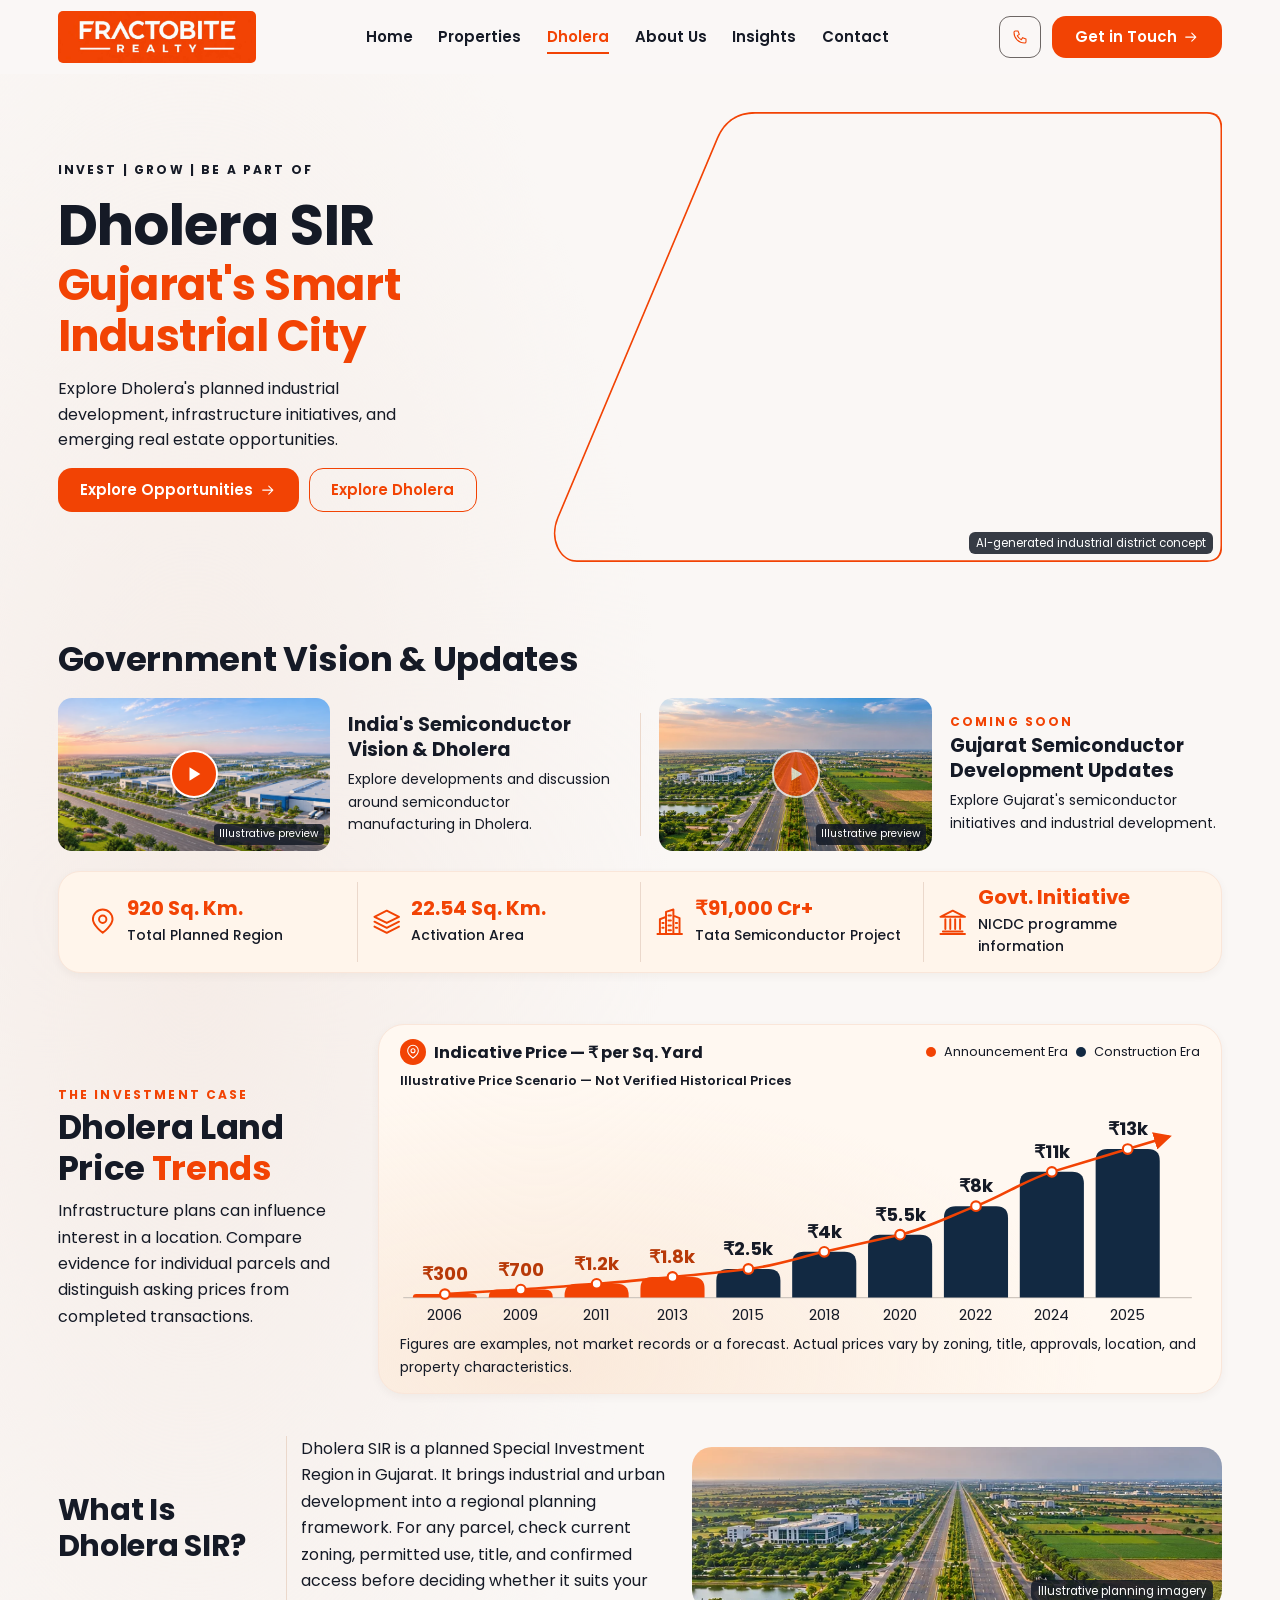
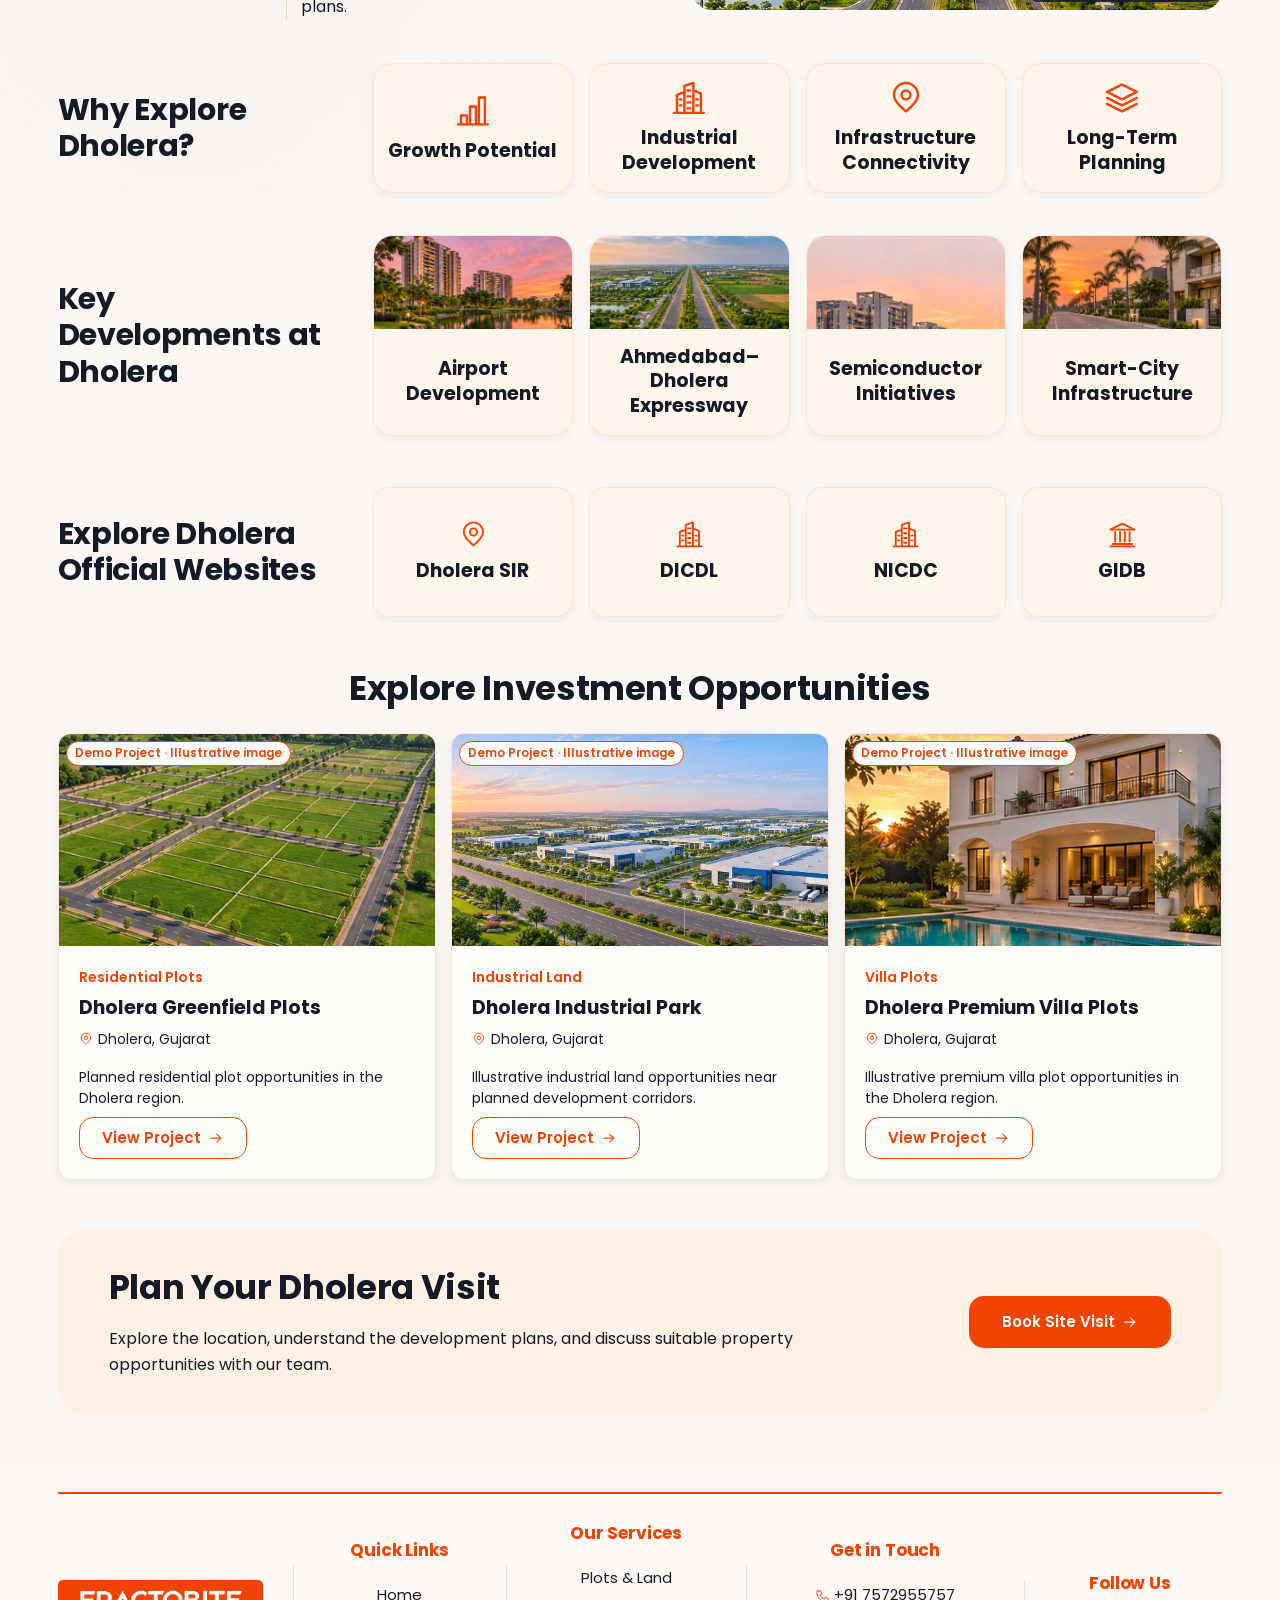
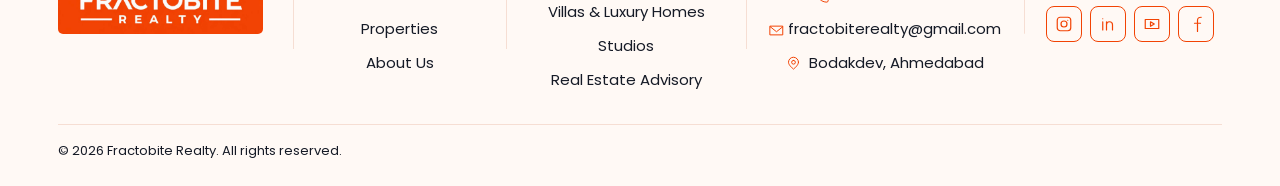
<file: dholera.html>
<!doctype html>
<html lang="en">
<head>
  <meta charset="utf-8">
  <meta name="viewport" content="width=device-width, initial-scale=1">
  <meta name="description" content="Explore Dholera SIR in Gujarat, review industrial and infrastructure plans, and request property availability or a site visit with Fractobite Realty.">
  <title>Dholera SIR Investment and Site Visits | Fractobite Realty</title>
  <link rel="icon" type="image/jpeg" href="assets/logo/fractobite-official.jpg">
  <link rel="preload" href="assets/fonts/poppins-700.woff2" as="font" type="font/woff2" crossorigin>
  <link rel="stylesheet" href="style.css?v=typography-system">
  <link rel="stylesheet" href="dholera.css?v=typography-system">
  <script defer src="project-data.js"></script>
  <script defer src="script.js?v=dholera-navigation"></script>
  <script defer src="dholera-price-data.js"></script>
  <script defer src="dholera-price-chart.js"></script>
  <script defer src="dholera-government-videos.js"></script>
</head>
<body>
<svg class="icon-library" xmlns="http://www.w3.org/2000/svg" aria-hidden="true">
  <symbol id="icon-arrow" viewBox="0 0 24 24"><path d="M4 12h15m-6-6 6 6-6 6"/></symbol>
  <symbol id="icon-left" viewBox="0 0 24 24"><path d="M20 12H5m6-6-6 6 6 6"/></symbol>
  <symbol id="icon-phone" viewBox="0 0 24 24"><path d="M5 3h4l2 5-3 2a13 13 0 0 0 6 6l2-3 5 2v4c0 1-1 2-2 2C10 21 3 14 3 5c0-1 1-2 2-2Z"/></symbol>
  <symbol id="icon-pin" viewBox="0 0 24 24"><path d="M20 10c0 5-8 11-8 11S4 15 4 10a8 8 0 1 1 16 0Z M12 7a3 3 0 1 0 0 6 3 3 0 0 0 0-6Z"/></symbol>
  <symbol id="icon-search" viewBox="0 0 24 24"><path d="M10 3a7 7 0 1 0 0 14 7 7 0 0 0 0-14Zm5 12 6 6"/></symbol>
  <symbol id="icon-home" viewBox="0 0 24 24"><path d="M2 11 12 3l10 8M5 9v12h14V9m-9 12v-8h4v8"/></symbol>
  <symbol id="icon-chart" viewBox="0 0 24 24"><path d="M2 21h20M4 21v-6h4v6m2 0V9h4v12m2 0V3h4v18"/></symbol>
  <symbol id="icon-layers" viewBox="0 0 24 24"><path d="M2 8 12 3l10 5-10 5L2 8Zm0 4 10 5 10-5M2 16l10 5 10-5"/></symbol>
  <symbol id="icon-building" viewBox="0 0 24 24"><path d="M2 22h20M4 22V10l5-2v14m0-14V4l6-2v20m0-15 5 2v13M6 13h1m-1 4h1m4-10h2m-2 4h2m-2 4h2m-2 4h2m4-6h1m-1 4h1"/></symbol>
  <symbol id="icon-diamond" viewBox="0 0 24 24"><path d="M2 8l4-5h12l4 5-10 13L2 8Zm0 0h20M6 3l2 5 4 13 4-13 2-5m-10 5 4-5 4 5"/></symbol>
  <symbol id="icon-hand" viewBox="0 0 24 24"><path d="M2 12 6 5l4 2m12 5-4-7-4 2-3-1-4 4 2 2 4-2 6 6-2 2-5-4m5 4-2 2-5-4m5 4-2 1-6-5-3-2m15 2 3-3"/></symbol>
  <symbol id="icon-info" viewBox="0 0 24 24"><circle cx="12" cy="12" r="10"/><path d="M12 10.5v6m0-9h.01"/></symbol>
  <symbol id="icon-chevron-right" viewBox="0 0 24 24"><path d="m9 5 7 7-7 7"/></symbol>
  <symbol id="icon-menu" viewBox="0 0 24 24"><path d="M3 6h18M3 12h18M3 18h18"/></symbol>
  <symbol id="icon-mail" viewBox="0 0 24 24"><path d="M2 5h20v14H2z m0 1 10 8L22 6"/></symbol>
  <symbol id="icon-instagram" viewBox="0 0 24 24"><path d="M7 3h10a4 4 0 0 1 4 4v10a4 4 0 0 1-4 4H7a4 4 0 0 1-4-4V7a4 4 0 0 1 4-4Zm5 5a4 4 0 1 0 0 8 4 4 0 0 0 0-8Zm5-1h.01"/></symbol>
  <symbol id="icon-linkedin" viewBox="0 0 24 24"><path d="M5 9v11m0-15h.01M10 20V9m0 4a4 4 0 0 1 8 0v7"/></symbol>
  <symbol id="icon-youtube" viewBox="0 0 24 24"><path d="M3 6h18v12H3z m7 3 5 3-5 3Z"/></symbol>
  <symbol id="icon-facebook" viewBox="0 0 24 24"><path d="M14 22V7c0-3 2-4 5-4m-9 8h8"/></symbol>
</svg>
<a class="skip-link" href="#main-content">Skip to content</a>
<header class="site-header">
  <div class="header-inner">
    <a class="brand brand--header" href="index.html" aria-label="Fractobite Realty home"><span class="brand--header-art"><img src="assets/logo/fractobite-official.jpg" alt="Fractobite Realty" width="1240" height="1240"></span></a>
    <nav class="site-nav" id="site-nav" aria-label="Main navigation">
      <a href="index.html"><svg class="icon nav-icon" aria-hidden="true"><use href="#icon-home"/></svg><span>Home</span><svg class="icon nav-chevron" aria-hidden="true"><use href="#icon-chevron-right"/></svg></a>
      <a href="properties.html"><svg class="icon nav-icon" aria-hidden="true"><use href="#icon-layers"/></svg><span>Properties</span><svg class="icon nav-chevron" aria-hidden="true"><use href="#icon-chevron-right"/></svg></a>
      <a href="dholera.html" aria-current="page"><svg class="icon nav-icon" aria-hidden="true"><use href="#icon-pin"/></svg><span>Dholera</span><svg class="icon nav-chevron" aria-hidden="true"><use href="#icon-chevron-right"/></svg></a>
      <a href="about.html"><svg class="icon nav-icon" aria-hidden="true"><use href="#icon-info"/></svg><span>About Us</span><svg class="icon nav-chevron" aria-hidden="true"><use href="#icon-chevron-right"/></svg></a>
      <a href="insights.html"><svg class="icon nav-icon" aria-hidden="true"><use href="#icon-chart"/></svg><span>Insights</span><svg class="icon nav-chevron" aria-hidden="true"><use href="#icon-chevron-right"/></svg></a>
      <a href="contact.html"><svg class="icon nav-icon" aria-hidden="true"><use href="#icon-mail"/></svg><span>Contact</span><svg class="icon nav-chevron" aria-hidden="true"><use href="#icon-chevron-right"/></svg></a>
    </nav>
    <div class="header-actions">
      <a class="phone-button" data-phone href="tel:+919876543210" aria-label="Call Fractobite Realty"><svg class="icon" aria-hidden="true"><use href="#icon-phone"/></svg></a>
      <a class="button" href="contact.html">Get in Touch <svg class="icon" aria-hidden="true"><use href="#icon-arrow"/></svg></a>
      <button class="menu-button" type="button" aria-label="Menu" aria-controls="site-nav" aria-expanded="false"><svg class="icon" aria-hidden="true"><use href="#icon-menu"/></svg></button>
    </div>
  </div>
</header>
<main id="main-content" class="dholera-page">
  <section class="container dholera-hero" aria-labelledby="dholera-title">
    <div class="motion-intro">
      <p class="eyebrow hero-eyebrow">Invest | Grow | Be a Part of</p>
      <h1 class="hero-heading" id="dholera-title">Dholera SIR</h1>
      <p class="hero-heading dholera-tagline">Gujarat's Smart Industrial City</p>
      <p class="hero-description">Explore Dholera's planned industrial development, infrastructure initiatives, and emerging real estate opportunities.</p>
      <div class="dholera-actions">
        <a class="button" href="#opportunities">Explore Opportunities <svg class="icon" aria-hidden="true"><use href="#icon-arrow"/></svg></a>
        <a class="button button--outline" href="#overview">Explore Dholera</a>
      </div>
    </div>
    <figure class="dholera-hero-photo hero-media">
      <img src="assets/locations/dholera-industrial-concept.webp" srcset="assets/locations/dholera-industrial-concept-mobile.webp 860w, assets/locations/dholera-industrial-concept-1200.webp 1200w, assets/locations/dholera-industrial-concept.webp 1600w" sizes="(max-width: 767px) 100vw, 70vw" alt="Concept illustration of tree-lined roads and industrial buildings in a planned district" width="1600" height="681" fetchpriority="high" decoding="async">
      <svg class="hero-outline" viewBox="0 0 1 1" preserveAspectRatio="none" aria-hidden="true" focusable="false">
        <defs>
          <path id="hero-frame-shape" vector-effect="non-scaling-stroke"
            d="M .305 0 H .977 Q 1 0 1 .03692 V .96308 Q 1 1 .977 1 H .040 C .014 1 -.0035 .95021 .0105 .90042 L .248 .05696 C .260 .01477 .282 0 .305 0 Z"/>
          <clipPath id="hero-frame-clip" clipPathUnits="objectBoundingBox">
            <use href="#hero-frame-shape"/>
          </clipPath>
        </defs>
        <use href="#hero-frame-shape"/>
      </svg>
      <figcaption>AI-generated industrial district concept</figcaption>
    </figure>
  </section>

  <section class="container dholera-section dholera-updates" aria-labelledby="updates-title">
    <header class="dholera-section-heading dholera-updates-heading">
      <h2 id="updates-title">Government Vision &amp; Updates</h2>
    </header>
    <div class="dholera-video-grid" id="dholera-government-videos"></div>
    <noscript><p>Enable JavaScript to view the video cards, or browse the <a href="#official-resources">official resources</a>.</p></noscript>
    <template id="dholera-government-video-card">
      <article class="dholera-video-card">
        <button class="dholera-video-thumbnail" type="button" disabled>
          <img alt="" width="320" height="180" loading="lazy" referrerpolicy="no-referrer">
          <span class="dholera-video-play" aria-hidden="true">
            <svg viewBox="0 0 20 20" width="18" height="18"><path fill="currentColor" d="M5 2.5v15L17 10Z"/></svg>
          </span>
          <span class="dholera-video-illustration" hidden>Illustrative preview</span>
        </button>
        <div class="dholera-video-copy">
          <p class="dholera-video-status eyebrow" hidden>Coming Soon</p>
          <h3></h3>
          <p class="dholera-video-description"></p>
        </div>
      </article>
    </template>
    <dialog class="dholera-video-dialog" id="dholera-video-dialog" aria-labelledby="dholera-video-title">
      <div class="dholera-video-toolbar">
        <h2 id="dholera-video-title"></h2>
        <form method="dialog"><button class="button button--outline" type="submit" autofocus>Close</button></form>
      </div>
      <div class="dholera-video-player"></div>
      <a class="text-link" target="_blank" rel="noopener noreferrer">Open on YouTube ↗</a>
    </dialog>
  </section>

  <section class="container dholera-section dholera-facts" aria-labelledby="facts-title">
    <h2 class="dholera-visually-hidden" id="facts-title">Dholera at a Glance</h2>
    <dl class="dholera-grid">
      <div><svg class="icon" aria-hidden="true"><use href="#icon-pin"/></svg><dt>920 Sq. Km.</dt><dd>Total Planned Region</dd></div>
      <div><svg class="icon" aria-hidden="true"><use href="#icon-layers"/></svg><dt>22.54 Sq. Km.</dt><dd>Activation Area</dd></div>
      <div><svg class="icon" aria-hidden="true"><use href="#icon-building"/></svg><dt>₹91,000 Cr+</dt><dd>Tata Semiconductor Project</dd></div>
      <div><svg class="icon" viewBox="0 0 24 24" aria-hidden="true"><path d="M2 8 12 3l10 5H2Zm2 12h16M2 22h20M6 10v8m4-8v8m4-8v8m4-8v8"/></svg><dt>Govt. Initiative</dt><dd>NICDC programme information</dd></div>
    </dl>
  </section>

  <section class="container dholera-section dholera-trends" aria-labelledby="trends-title">
    <header class="dholera-section-heading">
      <p class="eyebrow">The Investment Case</p>
      <h2 id="trends-title">Dholera Land Price <em>Trends</em></h2>
      <p>Infrastructure plans can influence interest in a location. Compare evidence for individual parcels and distinguish asking prices from completed transactions.</p>
    </header>
    <figure class="dholera-chart">
      <figcaption>
        <div class="dholera-chart-header">
          <strong><svg class="icon" aria-hidden="true"><use href="#icon-pin"/></svg> Indicative Price — ₹ per Sq. Yard</strong>
          <ul class="dholera-chart-legend" aria-label="Chart legend">
            <li>Announcement Era</li>
            <li>Construction Era</li>
          </ul>
        </div>
        <p id="dholera-chart-disclaimer">Illustrative Price Scenario — Not Verified Historical Prices</p>
      </figcaption>
      <div class="dholera-chart-scroll" tabindex="0" role="region" aria-label="Illustrative price chart">
        <svg id="dholera-price-plot" viewBox="0 0 748 211" role="img" aria-labelledby="dholera-plot-title" aria-describedby="dholera-chart-disclaimer dholera-plot-description"></svg>
      </div>
      <noscript><p>The chart requires JavaScript to display its example values.</p></noscript>
      <p class="dholera-note">Figures are examples, not market records or a forecast. Actual prices vary by zoning, title, approvals, location, and property characteristics.</p>
    </figure>
  </section>

  <section class="container dholera-section dholera-info dholera-overview" id="overview" aria-labelledby="overview-title">
    <h2 id="overview-title">What Is Dholera SIR?</h2>
    <p>Dholera SIR is a planned Special Investment Region in Gujarat. It brings industrial and urban development into a regional planning framework. For any parcel, check current zoning, permitted use, title, and confirmed access before deciding whether it suits your plans.</p>
    <figure><img src="assets/locations/dholera-planning.webp" alt="Illustrative aerial view of roads and parcels in a planned region" width="800" height="450" loading="lazy"><figcaption>Illustrative planning imagery</figcaption></figure>
  </section>

  <section class="container dholera-section dholera-info dholera-rail" aria-labelledby="why-title">
    <header class="dholera-section-heading"><h2 id="why-title">Why Explore Dholera?</h2></header>
    <div class="dholera-grid">
      <article class="dholera-card dholera-card-body"><svg class="icon" aria-hidden="true"><use href="#icon-chart"/></svg><h3>Growth Potential</h3></article>
      <article class="dholera-card dholera-card-body"><svg class="icon" aria-hidden="true"><use href="#icon-building"/></svg><h3>Industrial Development</h3></article>
      <article class="dholera-card dholera-card-body"><svg class="icon" aria-hidden="true"><use href="#icon-pin"/></svg><h3>Infrastructure Connectivity</h3></article>
      <article class="dholera-card dholera-card-body"><svg class="icon" aria-hidden="true"><use href="#icon-layers"/></svg><h3>Long-Term Planning</h3></article>
    </div>
  </section>

  <section class="container dholera-section dholera-info dholera-rail" aria-labelledby="developments-title">
    <header class="dholera-section-heading"><h2 id="developments-title">Key Developments at Dholera</h2></header>
    <div class="dholera-grid">
      <article class="dholera-card"><img src="assets/locations/growth-corridors.webp" alt="Illustrative developed landscape" width="800" height="450" loading="lazy"><div class="dholera-card-body"><h3>Airport Development</h3></div></article>
      <article class="dholera-card"><img src="assets/locations/dholera-planning.webp" alt="Illustrative multi-lane road corridor" width="800" height="450" loading="lazy"><div class="dholera-card-body"><h3>Ahmedabad–Dholera Expressway</h3></div></article>
      <article class="dholera-card"><img src="assets/about/skyline-1.webp" alt="Illustrative modern commercial buildings" width="800" height="450" loading="lazy"><div class="dholera-card-body"><h3>Semiconductor Initiatives</h3></div></article>
      <article class="dholera-card"><img src="assets/projects/boulevard.webp" alt="Illustrative landscaped road" width="800" height="450" loading="lazy"><div class="dholera-card-body"><h3>Smart-City Infrastructure</h3></div></article>
    </div>
  </section>

  <section class="container dholera-section dholera-rail" id="official-resources" aria-labelledby="resources-title">
    <header class="dholera-section-heading"><h2 id="resources-title">Explore Dholera Official Websites</h2></header>
    <div class="dholera-grid">
      <article class="dholera-card dholera-card-body"><svg class="icon" aria-hidden="true"><use href="#icon-pin"/></svg><h3>Dholera SIR</h3></article>
      <article class="dholera-card dholera-card-body"><svg class="icon" aria-hidden="true"><use href="#icon-building"/></svg><h3>DICDL</h3></article>
      <article class="dholera-card dholera-card-body"><svg class="icon" aria-hidden="true"><use href="#icon-building"/></svg><h3>NICDC</h3></article>
      <article class="dholera-card dholera-card-body"><svg class="icon" viewBox="0 0 24 24" aria-hidden="true"><path d="M2 8 12 3l10 5H2Zm2 12h16M2 22h20M6 10v8m4-8v8m4-8v8m4-8v8"/></svg><h3>GIDB</h3></article>
    </div>
  </section>

  <section class="container dholera-section" id="opportunities" aria-labelledby="opportunities-title">
    <header class="dholera-section-heading"><h2 id="opportunities-title">Explore Investment Opportunities</h2></header>
    <div class="dholera-grid dholera-grid--three" id="dholera-listings"></div>
    <template id="dholera-project-card">
      <article class="offer-card">
        <div class="offer-image"><a class="dholera-project-image-link"><img alt="" loading="lazy"></a><span class="offer-badge">Demo Project · Illustrative image</span></div>
        <div class="dholera-project-body">
          <p class="dholera-project-type"></p>
          <h3><a class="dholera-project-title-link"></a></h3>
          <p class="dholera-project-location"><svg class="icon" aria-hidden="true"><use href="#icon-pin"/></svg><span></span></p>
          <p class="dholera-project-description"></p>
          <a class="button button--outline dholera-project-action">View Project <svg class="icon" aria-hidden="true"><use href="#icon-arrow"/></svg></a>
        </div>
      </article>
    </template>
  </section>

  <section class="container contact-cta contact-cta--compact" aria-labelledby="visit-title">
    <div>
      <h2 id="visit-title">Plan Your Dholera Visit</h2>
      <p>Explore the location, understand the development plans, and discuss suitable property opportunities with our team.</p>
    </div>
    <a class="button" href="contact.html?location=Dholera&amp;intent=site-visit#enquiry-form">Book Site Visit <svg class="icon" aria-hidden="true"><use href="#icon-arrow"/></svg></a>
  </section>
</main>

<footer class="site-footer" id="contact"></footer>
<dialog class="demo-dialog" aria-labelledby="demo-title">
  <h2 id="demo-title"></h2>
  <p>This link is part of the website demo. Its destination will be added when available.</p>
  <form method="dialog"><button class="button" type="submit">Close</button></form>
</dialog>
</body>
</html>
</file>
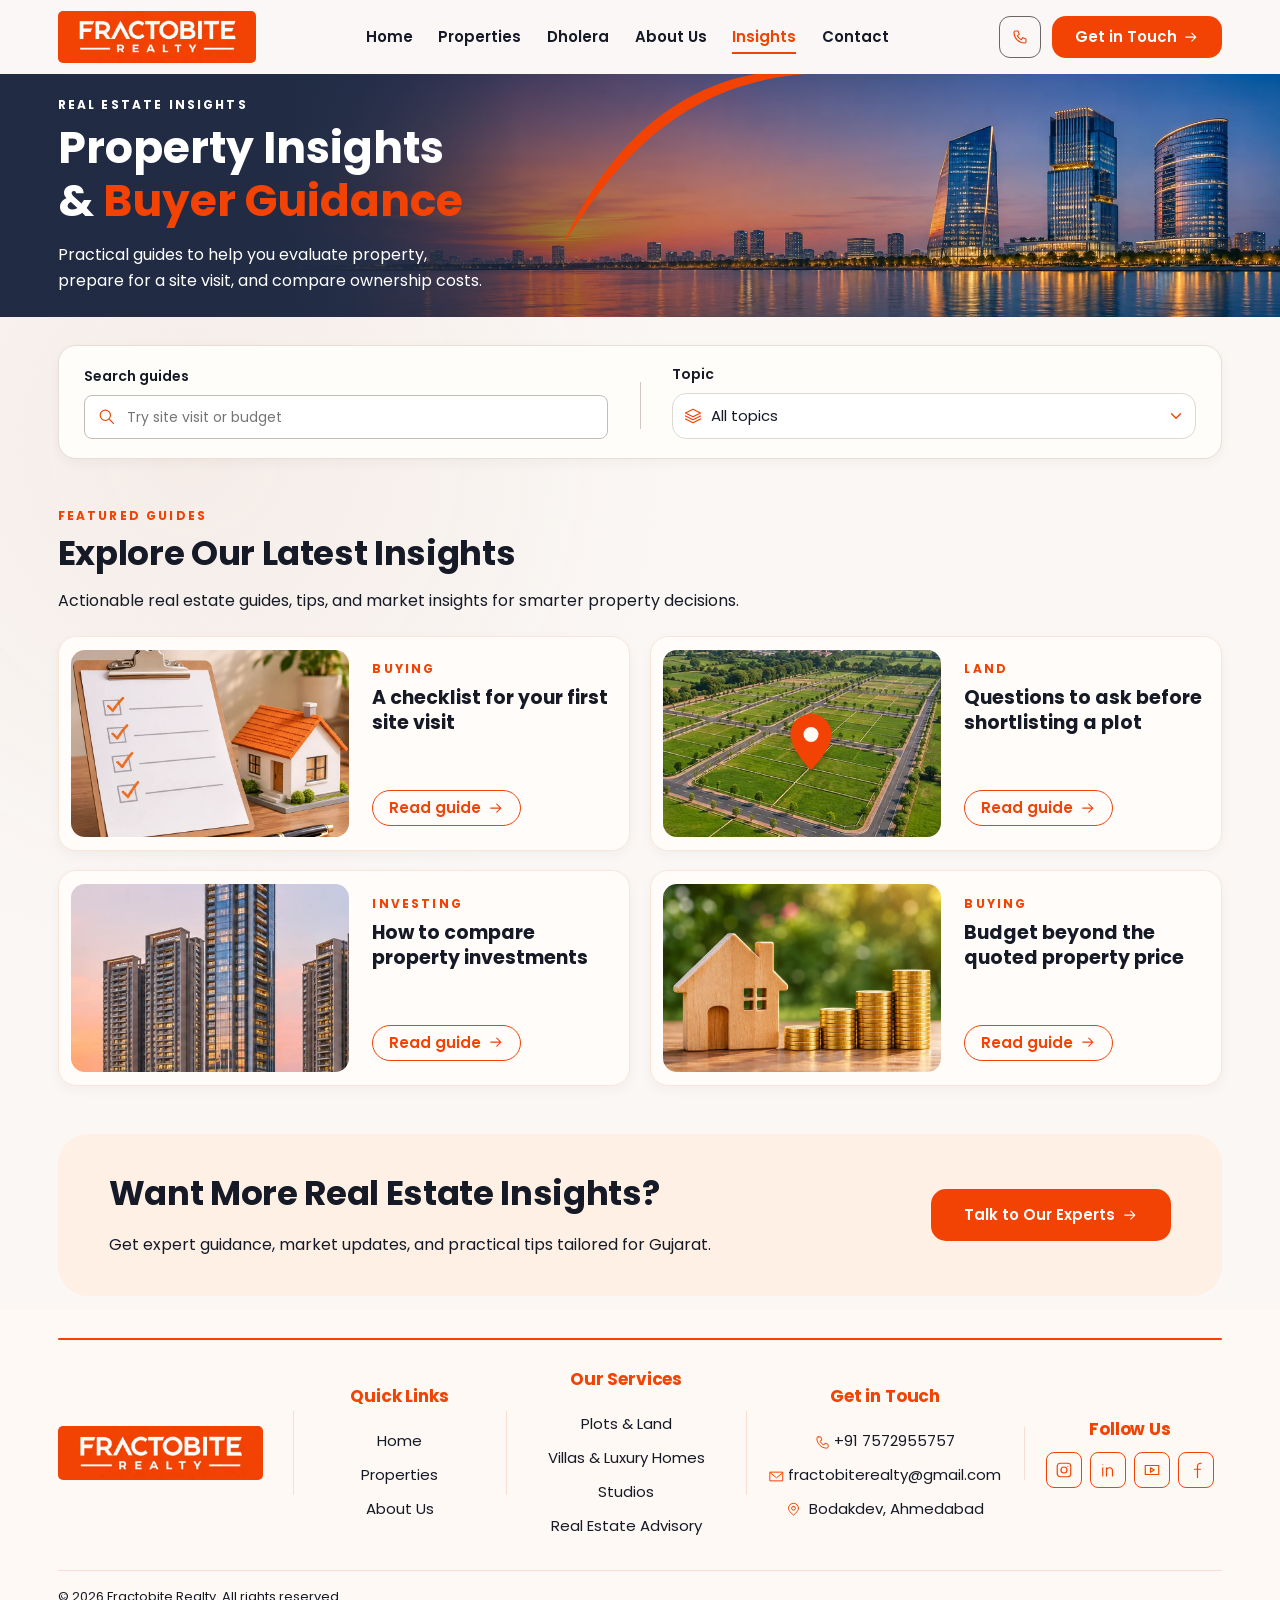
<file: insights.html>
<!doctype html>
<html lang="en">
<head>
  <meta charset="utf-8">
  <meta name="viewport" content="width=device-width, initial-scale=1">
  <meta name="description" content="Read practical guides on property buying, plots, and property investing.">
  <title>Insights | Fractobite Realty</title>
  <link rel="icon" type="image/jpeg" href="assets/logo/fractobite-official.jpg">
  <link rel="preload" href="assets/fonts/poppins-700.woff2" as="font" type="font/woff2" crossorigin>
  <link rel="stylesheet" href="style.css?v=typography-system">
  <script defer src="script.js?v=dholera-navigation"></script>
</head>
<body>
<svg class="icon-library" xmlns="http://www.w3.org/2000/svg" aria-hidden="true">
  <symbol id="icon-arrow" viewBox="0 0 24 24"><path d="M4 12h15m-6-6 6 6-6 6"/></symbol>
  <symbol id="icon-left" viewBox="0 0 24 24"><path d="M20 12H5m6-6-6 6 6 6"/></symbol>
  <symbol id="icon-phone" viewBox="0 0 24 24"><path d="M5 3h4l2 5-3 2a13 13 0 0 0 6 6l2-3 5 2v4c0 1-1 2-2 2C10 21 3 14 3 5c0-1 1-2 2-2Z"/></symbol>
  <symbol id="icon-pin" viewBox="0 0 24 24"><path d="M20 10c0 5-8 11-8 11S4 15 4 10a8 8 0 1 1 16 0Z M12 7a3 3 0 1 0 0 6 3 3 0 0 0 0-6Z"/></symbol>
  <symbol id="icon-search" viewBox="0 0 24 24"><path d="M10 3a7 7 0 1 0 0 14 7 7 0 0 0 0-14Zm5 12 6 6"/></symbol>
  <symbol id="icon-home" viewBox="0 0 24 24"><path d="M2 11 12 3l10 8M5 9v12h14V9m-9 12v-8h4v8"/></symbol>
  <symbol id="icon-chart" viewBox="0 0 24 24"><path d="M2 21h20M4 21v-6h4v6m2 0V9h4v12m2 0V3h4v18"/></symbol>
  <symbol id="icon-layers" viewBox="0 0 24 24"><path d="M2 8 12 3l10 5-10 5L2 8Zm0 4 10 5 10-5M2 16l10 5 10-5"/></symbol>
  <symbol id="icon-building" viewBox="0 0 24 24"><path d="M2 22h20M4 22V10l5-2v14m0-14V4l6-2v20m0-15 5 2v13M6 13h1m-1 4h1m4-10h2m-2 4h2m-2 4h2m-2 4h2m4-6h1m-1 4h1"/></symbol>
  <symbol id="icon-diamond" viewBox="0 0 24 24"><path d="M2 8l4-5h12l4 5-10 13L2 8Zm0 0h20M6 3l2 5 4 13 4-13 2-5m-10 5 4-5 4 5"/></symbol>
  <symbol id="icon-hand" viewBox="0 0 24 24"><path d="M2 12 6 5l4 2m12 5-4-7-4 2-3-1-4 4 2 2 4-2 6 6-2 2-5-4m5 4-2 2-5-4m5 4-2 1-6-5-3-2m15 2 3-3"/></symbol>
  <symbol id="icon-info" viewBox="0 0 24 24"><circle cx="12" cy="12" r="10"/><path d="M12 10.5v6m0-9h.01"/></symbol>
  <symbol id="icon-chevron-right" viewBox="0 0 24 24"><path d="m9 5 7 7-7 7"/></symbol>
  <symbol id="icon-menu" viewBox="0 0 24 24"><path d="M3 6h18M3 12h18M3 18h18"/></symbol>
  <symbol id="icon-mail" viewBox="0 0 24 24"><path d="M2 5h20v14H2z m0 1 10 8L22 6"/></symbol>
  <symbol id="icon-instagram" viewBox="0 0 24 24"><path d="M7 3h10a4 4 0 0 1 4 4v10a4 4 0 0 1-4 4H7a4 4 0 0 1-4-4V7a4 4 0 0 1 4-4Zm5 5a4 4 0 1 0 0 8 4 4 0 0 0 0-8Zm5-1h.01"/></symbol>
  <symbol id="icon-linkedin" viewBox="0 0 24 24"><path d="M5 9v11m0-15h.01M10 20V9m0 4a4 4 0 0 1 8 0v7"/></symbol>
  <symbol id="icon-youtube" viewBox="0 0 24 24"><path d="M3 6h18v12H3z m7 3 5 3-5 3Z"/></symbol>
  <symbol id="icon-facebook" viewBox="0 0 24 24"><path d="M14 22V7c0-3 2-4 5-4m-9 8h8"/></symbol>
</svg>
<a class="skip-link" href="#main-content">Skip to content</a>
<header class="site-header">
  <div class="header-inner">
    <a class="brand brand--header" href="index.html" aria-label="Fractobite Realty home"><span class="brand--header-art"><img src="assets/logo/fractobite-official.jpg" alt="Fractobite Realty" width="1240" height="1240"></span></a>
    <nav class="site-nav" id="site-nav" aria-label="Main navigation">
      <a href="index.html"><svg class="icon nav-icon" aria-hidden="true"><use href="#icon-home"/></svg><span>Home</span><svg class="icon nav-chevron" aria-hidden="true"><use href="#icon-chevron-right"/></svg></a>
      <a href="properties.html"><svg class="icon nav-icon" aria-hidden="true"><use href="#icon-layers"/></svg><span>Properties</span><svg class="icon nav-chevron" aria-hidden="true"><use href="#icon-chevron-right"/></svg></a>
      <a href="dholera.html"><svg class="icon nav-icon" aria-hidden="true"><use href="#icon-pin"/></svg><span>Dholera</span><svg class="icon nav-chevron" aria-hidden="true"><use href="#icon-chevron-right"/></svg></a>
      <a href="about.html"><svg class="icon nav-icon" aria-hidden="true"><use href="#icon-info"/></svg><span>About Us</span><svg class="icon nav-chevron" aria-hidden="true"><use href="#icon-chevron-right"/></svg></a>
      <a href="insights.html" aria-current="page"><svg class="icon nav-icon" aria-hidden="true"><use href="#icon-chart"/></svg><span>Insights</span><svg class="icon nav-chevron" aria-hidden="true"><use href="#icon-chevron-right"/></svg></a>
      <a href="contact.html"><svg class="icon nav-icon" aria-hidden="true"><use href="#icon-mail"/></svg><span>Contact</span><svg class="icon nav-chevron" aria-hidden="true"><use href="#icon-chevron-right"/></svg></a>
    </nav>
    <div class="header-actions">
      <a class="phone-button" data-phone href="tel:+919876543210" aria-label="Call Fractobite Realty"><svg class="icon" aria-hidden="true"><use href="#icon-phone"/></svg></a>
      <a class="button" href="contact.html">Get in Touch <svg class="icon" aria-hidden="true"><use href="#icon-arrow"/></svg></a>
      <button class="menu-button" type="button" aria-label="Menu" aria-controls="site-nav" aria-expanded="false"><svg class="icon" aria-hidden="true"><use href="#icon-menu"/></svg></button>
    </div>
  </div>
</header>
<main id="main-content" class="inner-page insights-page">
  <section class="market-hero insights-hero" aria-labelledby="insights-page-title">
    <img class="market-hero-photo" src="assets/about/about-hero.webp" srcset="assets/about/about-hero-mobile.webp 860w, assets/about/about-hero-1200.webp 1200w, assets/about/about-hero.webp 1800w" sizes="100vw" alt="" fetchpriority="high" width="1800" height="600" decoding="async">
    <svg class="market-hero-arc" viewBox="0 0 220 155" aria-hidden="true"><path d="M0 155C41 63 103 13 174 0h46C130 7 64 51 0 155Z"/></svg>
    <div class="container market-hero-content motion-intro">
      <p class="eyebrow">Real Estate Insights</p>
      <h1 id="insights-page-title">Property Insights<br>&amp; <em>Buyer Guidance</em></h1>
      <p>Practical guides to help you evaluate property, prepare for a site visit, and compare ownership costs.</p>
    </div>
  </section>

  <div class="container">
    <div class="filter-panel insight-filters" id="guide-filters" role="group" aria-label="Filter featured guides">
      <label>
        <span>Search guides</span>
        <span class="insight-field">
          <svg class="icon" aria-hidden="true"><use href="#icon-search"/></svg>
          <input type="search" name="query" placeholder="Try site visit or budget">
        </span>
      </label>
      <label>
        <span>Topic</span>
        <span class="dropdown">
          <svg class="icon" aria-hidden="true"><use href="#icon-layers"/></svg>
          <select name="topic" aria-label="Topic">
            <option value="">All topics</option>
            <option value="buying">Buying</option>
            <option value="land">Land</option>
            <option value="investing">Investing</option>
          </select>
        </span>
      </label>
    </div>

    <section class="insight-guides" aria-labelledby="insight-guides-title">
      <header class="market-heading">
        <p class="eyebrow">Featured Guides</p>
        <h2 id="insight-guides-title">Explore Our Latest Insights</h2>
        <p>Actionable real estate guides, tips, and market insights for smarter property decisions.</p>
      </header>
      <p class="result-status" id="guide-status" role="status"></p>
      <div class="insight-grid">
        <article class="guide-card insight-card" data-topic="buying">
          <div class="insight-image">
            <img src="assets/insights/site-visit.webp" alt="Clipboard checklist beside a model house" loading="lazy">
          </div>
          <div class="insight-card-content">
            <p class="eyebrow">Buying</p>
            <h3 id="insight-guide-1">A checklist for your first site visit</h3>
            <details>
              <summary class="button button--outline" aria-labelledby="insight-action-1 insight-guide-1">
                <span id="insight-action-1">Read guide</span> <svg class="icon" aria-hidden="true"><use href="#icon-arrow"/></svg>
              </summary>
              <p>Bring the floor plan and the list of advertised amenities. Check daylight, ventilation, water supply, parking access, and noise at the property. Confirm which parts of the development are ready to use.</p>
            </details>
          </div>
        </article>
        <article class="guide-card insight-card" data-topic="land">
          <div class="insight-image">
            <img src="assets/properties/plots.webp" alt="Aerial illustration of plotted land and roads" loading="lazy">
            <svg class="insight-map-pin" viewBox="0 0 24 32" aria-hidden="true"><path d="M12 1C5.9 1 1 5.9 1 12c0 8 11 19 11 19s11-11 11-19C23 5.9 18.1 1 12 1Z"/><circle cx="12" cy="12" r="4"/></svg>
          </div>
          <div class="insight-card-content">
            <p class="eyebrow">Land</p>
            <h3 id="insight-guide-2">Questions to ask before shortlisting a plot</h3>
            <details>
              <summary class="button button--outline" aria-labelledby="insight-action-2 insight-guide-2">
                <span id="insight-action-2">Read guide</span> <svg class="icon" aria-hidden="true"><use href="#icon-arrow"/></svg>
              </summary>
              <p>Ask for current title records, approved land use, survey boundaries, legal access, and availability of utilities. Compare the documents with the physical site and seek independent legal review.</p>
            </details>
          </div>
        </article>
        <article class="guide-card insight-card" data-topic="investing">
          <div class="insight-image">
            <img src="assets/about/skyline-2.webp" alt="Illustrative residential skyline" loading="lazy">
          </div>
          <div class="insight-card-content">
            <p class="eyebrow">Investing</p>
            <h3 id="insight-guide-3">How to compare property investments</h3>
            <details>
              <summary class="button button--outline" aria-labelledby="insight-action-3 insight-guide-3">
                <span id="insight-action-3">Read guide</span> <svg class="icon" aria-hidden="true"><use href="#icon-arrow"/></svg>
              </summary>
              <p>Compare the total cost, maintenance, location, and your expected holding period. Consider how long you can cover ownership costs if the property is vacant, and review any estimated returns against your own budget.</p>
            </details>
          </div>
        </article>
        <article class="guide-card insight-card" data-topic="buying">
          <div class="insight-image">
            <img src="assets/insights/property-budget.webp" alt="Stacked coins beside a wooden house model" loading="lazy">
          </div>
          <div class="insight-card-content">
            <p class="eyebrow">Buying</p>
            <h3 id="insight-guide-4">Budget beyond the quoted property price</h3>
            <details>
              <summary class="button button--outline" aria-labelledby="insight-action-4 insight-guide-4">
                <span id="insight-action-4">Read guide</span> <svg class="icon" aria-hidden="true"><use href="#icon-arrow"/></svg>
              </summary>
              <p>Set aside an estimate for registration, taxes, maintenance deposits, legal checks, and finishing costs. Ask for an itemized cost sheet and verify which costs apply to your purchase.</p>
            </details>
          </div>
        </article>
      </div>
    </section>
  </div>

  <section class="container contact-cta contact-cta--compact" aria-labelledby="insights-cta-title">
    <div>
      <h2 id="insights-cta-title">Want More Real Estate Insights?</h2>
      <p>Get expert guidance, market updates, and practical tips tailored for Gujarat.</p>
    </div>
    <a class="button" href="contact.html">Talk to Our Experts <svg class="icon" aria-hidden="true"><use href="#icon-arrow"/></svg></a>
  </section>
</main>

<footer class="site-footer" id="contact"></footer>
<dialog class="demo-dialog" aria-labelledby="demo-title">
  <h2 id="demo-title"></h2>
  <p>This link is part of the website demo. Its destination will be added when available.</p>
  <form method="dialog"><button class="button" type="submit">Close</button></form>
</dialog>
</body>
</html>
</file>
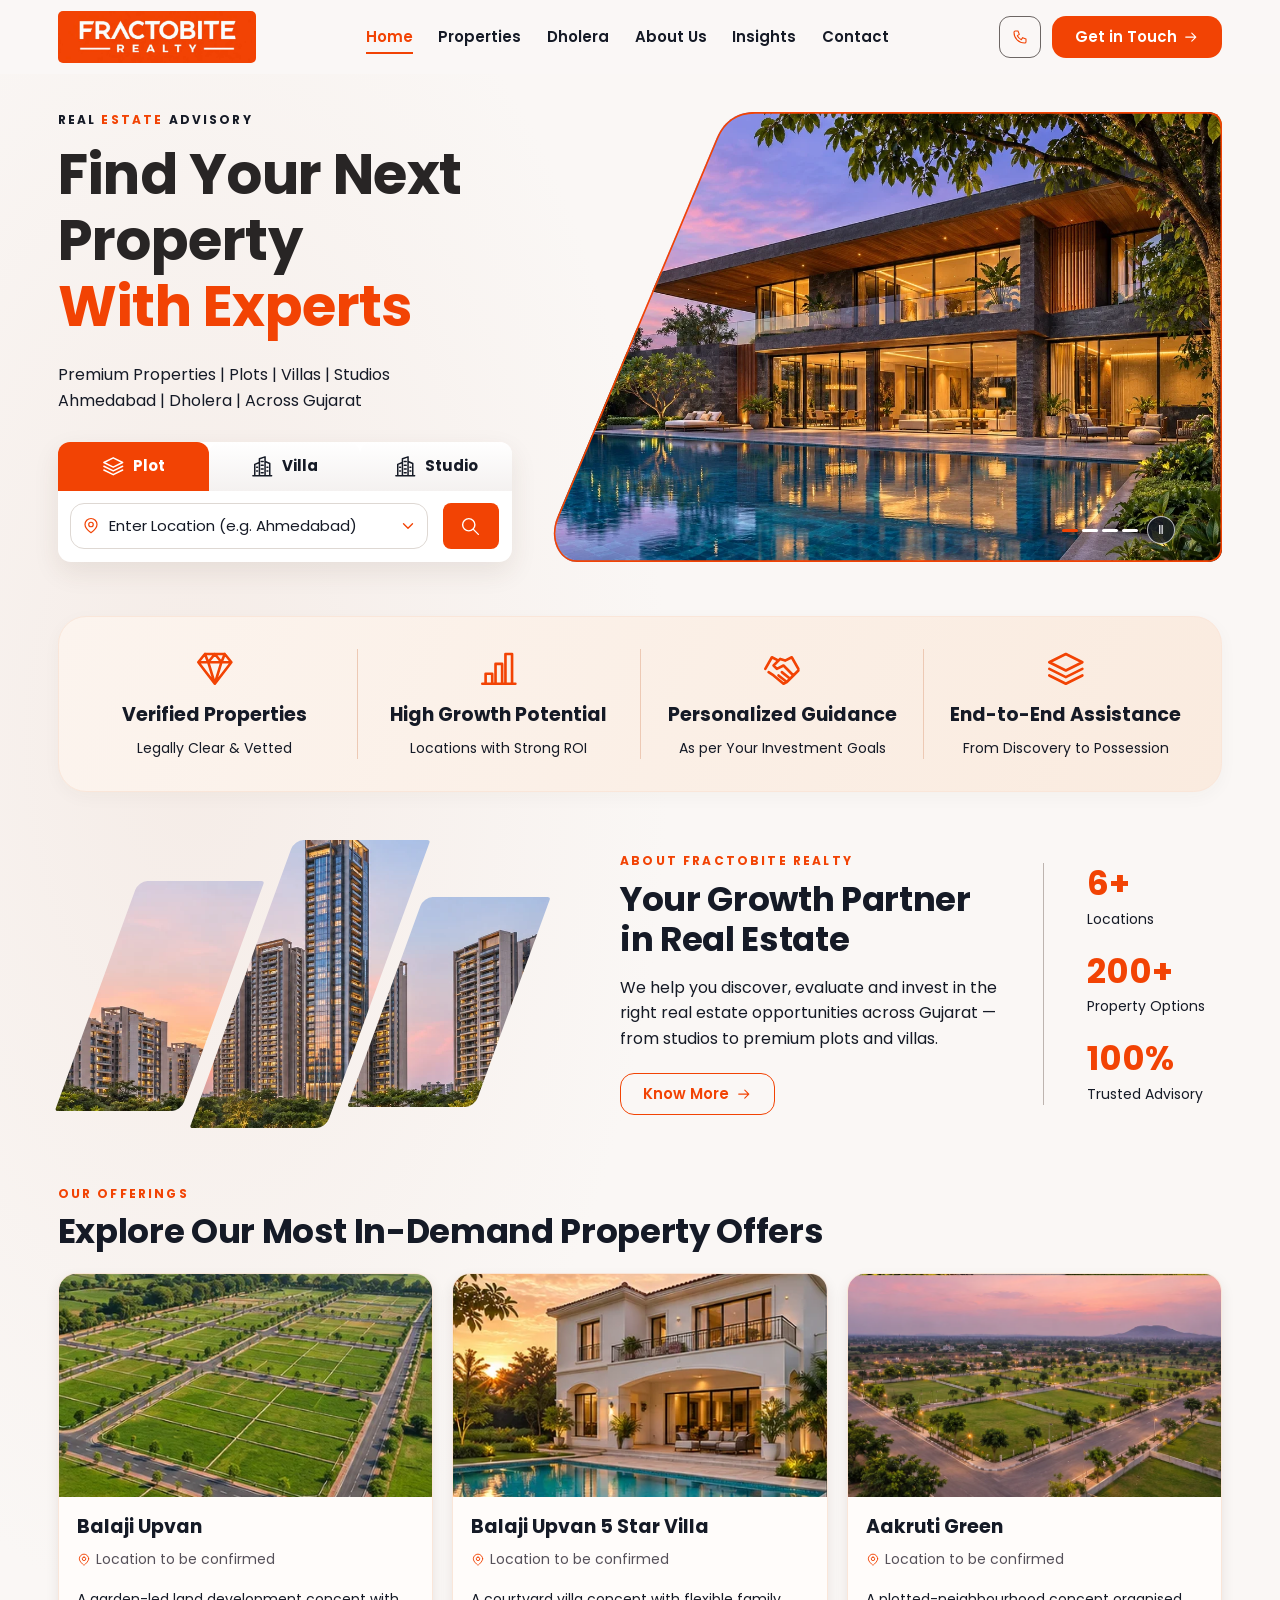
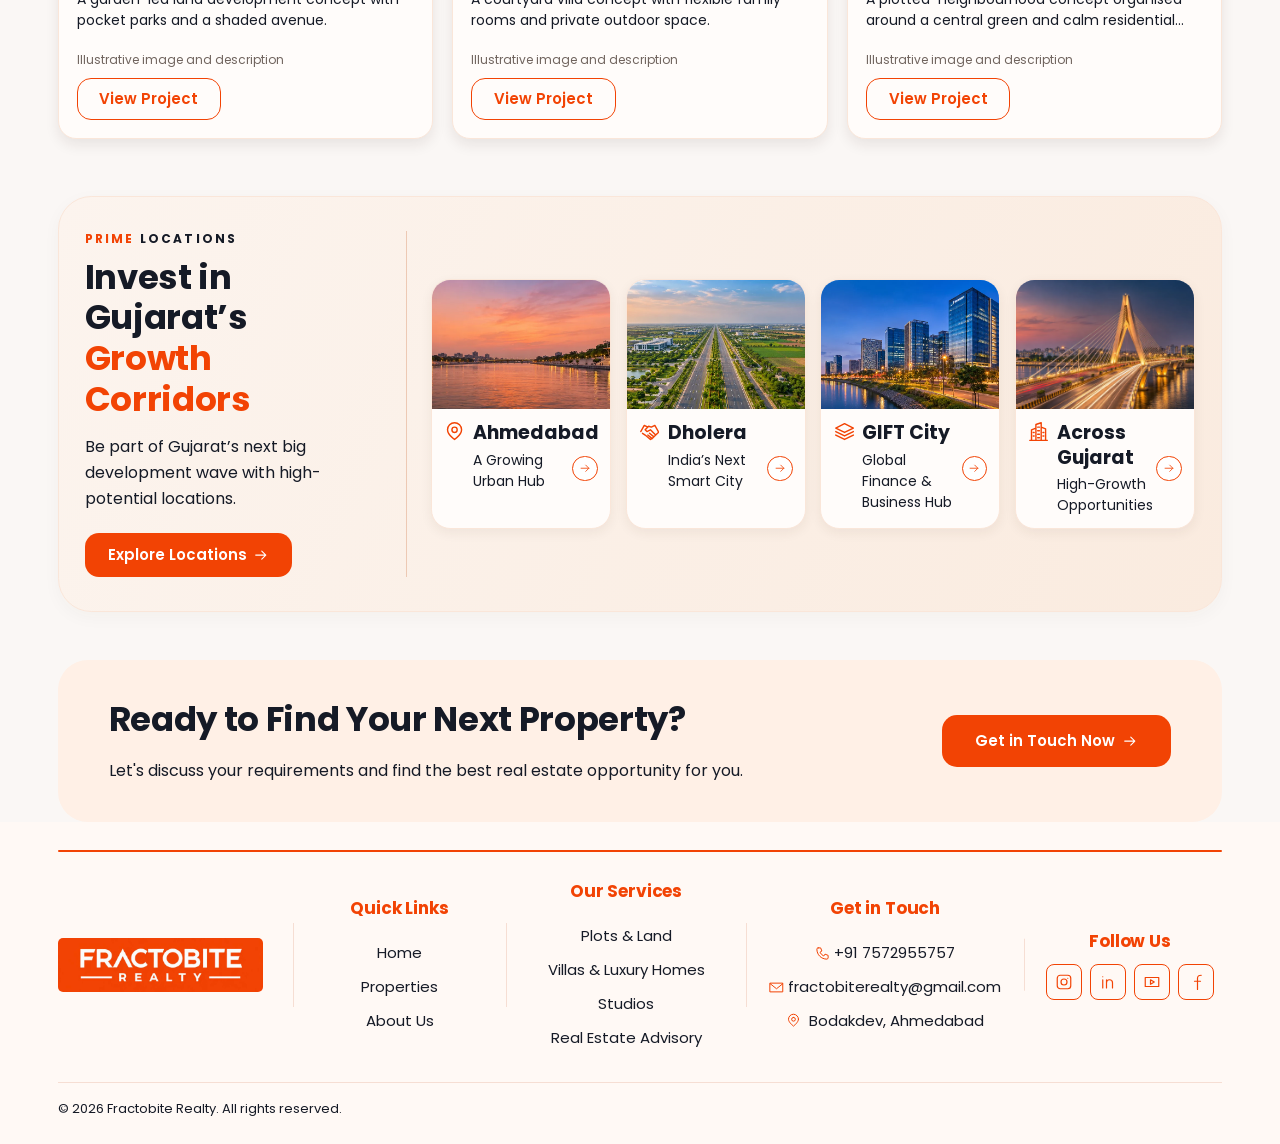
<file: locations.html>
<!doctype html>
<html lang="en">
<head>
<meta charset="utf-8">
<meta name="viewport" content="width=device-width, initial-scale=1">
<meta http-equiv="refresh" content="0; url=index.html#locations">
<link rel="canonical" href="index.html#locations">
<title>Locations | Fractobite Realty</title>
<script>location.replace("index.html#locations");</script>
</head>
<body><p>Locations are now part of our home page. <a href="index.html#locations">View locations</a>.</p></body>
</html>
</file>
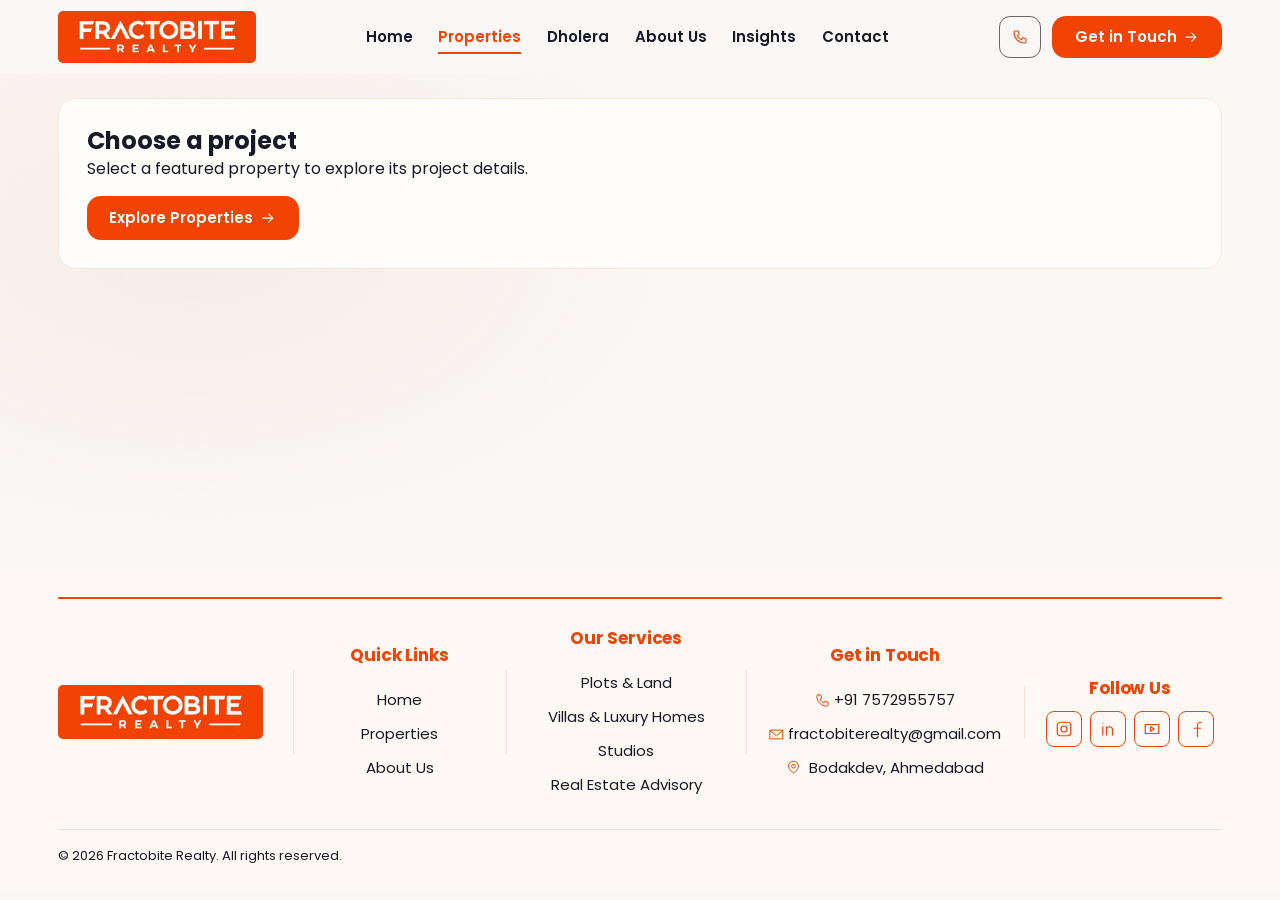
<file: project.html>
<!doctype html>
<html lang="en">
<head>
  <meta charset="utf-8">
  <meta name="viewport" content="width=device-width, initial-scale=1">
  <meta name="description" content="Explore project imagery, available details and enquiry options from Fractobite Realty.">
  <title>Project Details | Fractobite Realty</title>
  <link rel="icon" type="image/jpeg" href="assets/logo/fractobite-official.jpg">
  <link rel="preload" href="assets/fonts/poppins-700.woff2" as="font" type="font/woff2" crossorigin>
  <link rel="stylesheet" href="style.css?v=typography-system">
  <script defer src="project-data.js"></script>
  <script defer src="project.js?v=project-detail-layout"></script>
  <script defer src="script.js?v=dholera-navigation"></script>
</head>
<body>
<svg class="icon-library" xmlns="http://www.w3.org/2000/svg" aria-hidden="true">
  <symbol id="icon-arrow" viewBox="0 0 24 24"><path d="M4 12h15m-6-6 6 6-6 6"/></symbol>
  <symbol id="icon-left" viewBox="0 0 24 24"><path d="M20 12H5m6-6-6 6 6 6"/></symbol>
  <symbol id="icon-phone" viewBox="0 0 24 24"><path d="M5 3h4l2 5-3 2a13 13 0 0 0 6 6l2-3 5 2v4c0 1-1 2-2 2C10 21 3 14 3 5c0-1 1-2 2-2Z"/></symbol>
  <symbol id="icon-pin" viewBox="0 0 24 24"><path d="M20 10c0 5-8 11-8 11S4 15 4 10a8 8 0 1 1 16 0Z M12 7a3 3 0 1 0 0 6 3 3 0 0 0 0-6Z"/></symbol>
  <symbol id="icon-search" viewBox="0 0 24 24"><path d="M10 3a7 7 0 1 0 0 14 7 7 0 0 0 0-14Zm5 12 6 6"/></symbol>
  <symbol id="icon-home" viewBox="0 0 24 24"><path d="M2 11 12 3l10 8M5 9v12h14V9m-9 12v-8h4v8"/></symbol>
  <symbol id="icon-chart" viewBox="0 0 24 24"><path d="M2 21h20M4 21v-6h4v6m2 0V9h4v12m2 0V3h4v18"/></symbol>
  <symbol id="icon-layers" viewBox="0 0 24 24"><path d="M2 8 12 3l10 5-10 5L2 8Zm0 4 10 5 10-5M2 16l10 5 10-5"/></symbol>
  <symbol id="icon-building" viewBox="0 0 24 24"><path d="M2 22h20M4 22V10l5-2v14m0-14V4l6-2v20m0-15 5 2v13M6 13h1m-1 4h1m4-10h2m-2 4h2m-2 4h2m-2 4h2m4-6h1m-1 4h1"/></symbol>
  <symbol id="icon-diamond" viewBox="0 0 24 24"><path d="M2 8l4-5h12l4 5-10 13L2 8Zm0 0h20M6 3l2 5 4 13 4-13 2-5m-10 5 4-5 4 5"/></symbol>
  <symbol id="icon-hand" viewBox="0 0 24 24"><path d="M2 12 6 5l4 2m12 5-4-7-4 2-3-1-4 4 2 2 4-2 6 6-2 2-5-4m5 4-2 2-5-4m5 4-2 1-6-5-3-2m15 2 3-3"/></symbol>
  <symbol id="icon-info" viewBox="0 0 24 24"><circle cx="12" cy="12" r="10"/><path d="M12 10.5v6m0-9h.01"/></symbol>
  <symbol id="icon-chevron-right" viewBox="0 0 24 24"><path d="m9 5 7 7-7 7"/></symbol>
  <symbol id="icon-menu" viewBox="0 0 24 24"><path d="M3 6h18M3 12h18M3 18h18"/></symbol>
  <symbol id="icon-mail" viewBox="0 0 24 24"><path d="M2 5h20v14H2z m0 1 10 8L22 6"/></symbol>
  <symbol id="icon-instagram" viewBox="0 0 24 24"><path d="M7 3h10a4 4 0 0 1 4 4v10a4 4 0 0 1-4 4H7a4 4 0 0 1-4-4V7a4 4 0 0 1 4-4Zm5 5a4 4 0 1 0 0 8 4 4 0 0 0 0-8Zm5-1h.01"/></symbol>
  <symbol id="icon-linkedin" viewBox="0 0 24 24"><path d="M5 9v11m0-15h.01M10 20V9m0 4a4 4 0 0 1 8 0v7"/></symbol>
  <symbol id="icon-youtube" viewBox="0 0 24 24"><path d="M3 6h18v12H3z m7 3 5 3-5 3Z"/></symbol>
  <symbol id="icon-facebook" viewBox="0 0 24 24"><path d="M14 22V7c0-3 2-4 5-4m-9 8h8"/></symbol>
  <symbol id="icon-person" viewBox="0 0 24 24"><path d="M8 7a4 4 0 1 0 8 0 4 4 0 0 0-8 0ZM4 21v-2a8 8 0 0 1 16 0v2"/></symbol>
  <symbol id="icon-document" viewBox="0 0 24 24"><path d="M5 3h9l5 5v13H5z m9 0v6h5"/></symbol>
  <symbol id="icon-road" viewBox="0 0 24 24"><path d="M2 22 8 2m14 20L16 2m-4 0v3m0 3v3m0 3v3m0 3v2M6 22l4-20m8 20L14 2"/></symbol>
  <symbol id="icon-leaf" viewBox="0 0 24 24"><path d="M20 3c-1 12-6 17-13 15-5-2-5-8 0-11C11 4 15 4 20 3ZM4 21l10-10"/></symbol>
  <symbol id="icon-size" viewBox="0 0 24 24"><path d="M8 3H3v5m13-5h5v5M3 16v5h5m13-5v5h-5"/></symbol>
  <symbol id="icon-calendar" viewBox="0 0 24 24"><path d="M3 5h18v16H3zm0 5h18M8 2v6m8-6v6M7 14h2m3 0h2m3 0h2"/></symbol>
  <symbol id="icon-run" viewBox="0 0 24 24"><path d="M13 5a2 2 0 1 0 4 0 2 2 0 0 0-4 0m-3 5 4-2 3 5h4m-7-5-3 7 4 2-1 5m-3-7-4 5H3m7-10-4 2"/></symbol>
  <symbol id="icon-shield" viewBox="0 0 24 24"><path d="M12 2c3 3 6 4 9 4v5c0 5-4 9-9 11-5-2-9-6-9-11V6c3 0 6-1 9-4Z"/></symbol>
  <symbol id="icon-lamp" viewBox="0 0 24 24"><path d="M12 21V6m-7 0a4 4 0 0 1 7 0 4 4 0 0 1 7 0M8 21h8"/></symbol>
  <symbol id="icon-drop" viewBox="0 0 24 24"><path d="M12 2c4 6 7 10 7 13a7 7 0 0 1-14 0c0-3 3-7 7-13Zm-3 13a3 3 0 0 0 3 3"/></symbol>
  <symbol id="icon-power" viewBox="0 0 24 24"><path d="M13 2 4 14h7l-1 8 10-12h-7l1-8Z"/></symbol>
</svg>
<a class="skip-link" href="#main-content">Skip to content</a>
<header class="site-header">
  <div class="header-inner">
    <a class="brand brand--header" href="index.html" aria-label="Fractobite Realty home"><span class="brand--header-art"><img src="assets/logo/fractobite-official.jpg" alt="Fractobite Realty" width="1240" height="1240"></span></a>
    <nav class="site-nav" id="site-nav" aria-label="Main navigation">
      <a href="index.html"><svg class="icon nav-icon" aria-hidden="true"><use href="#icon-home"/></svg><span>Home</span><svg class="icon nav-chevron" aria-hidden="true"><use href="#icon-chevron-right"/></svg></a>
      <a href="properties.html" aria-current="page"><svg class="icon nav-icon" aria-hidden="true"><use href="#icon-layers"/></svg><span>Properties</span><svg class="icon nav-chevron" aria-hidden="true"><use href="#icon-chevron-right"/></svg></a>
      <a href="dholera.html"><svg class="icon nav-icon" aria-hidden="true"><use href="#icon-pin"/></svg><span>Dholera</span><svg class="icon nav-chevron" aria-hidden="true"><use href="#icon-chevron-right"/></svg></a>
      <a href="about.html"><svg class="icon nav-icon" aria-hidden="true"><use href="#icon-info"/></svg><span>About Us</span><svg class="icon nav-chevron" aria-hidden="true"><use href="#icon-chevron-right"/></svg></a>
      <a href="insights.html"><svg class="icon nav-icon" aria-hidden="true"><use href="#icon-chart"/></svg><span>Insights</span><svg class="icon nav-chevron" aria-hidden="true"><use href="#icon-chevron-right"/></svg></a>
      <a href="contact.html"><svg class="icon nav-icon" aria-hidden="true"><use href="#icon-mail"/></svg><span>Contact</span><svg class="icon nav-chevron" aria-hidden="true"><use href="#icon-chevron-right"/></svg></a>
    </nav>
    <div class="header-actions">
      <a class="phone-button" data-phone href="tel:+919876543210" aria-label="Call Fractobite Realty"><svg class="icon" aria-hidden="true"><use href="#icon-phone"/></svg></a>
      <a class="button" href="contact.html">Get in Touch <svg class="icon" aria-hidden="true"><use href="#icon-arrow"/></svg></a>
      <button class="menu-button" type="button" aria-label="Menu" aria-controls="site-nav" aria-expanded="false"><svg class="icon" aria-hidden="true"><use href="#icon-menu"/></svg></button>
    </div>
  </div>
</header>
<main id="main-content" class="inner-page project-page">
  <section class="container page-panel project-unavailable" id="project-unavailable">
    <h1>Choose a project</h1>
    <p>Select a featured property to explore its project details.</p>
    <a class="button" href="properties.html">Explore Properties <svg class="icon" aria-hidden="true"><use href="#icon-arrow"/></svg></a>
  </section>

  <div class="container project-detail" hidden>
    <section class="project-hero" aria-labelledby="project-title">
      <div class="project-hero-copy">
        <nav class="project-breadcrumb" aria-label="Breadcrumb">
          <a href="index.html">Home</a><span aria-hidden="true">›</span>
          <a href="properties.html">Properties</a><span aria-hidden="true">›</span>
          <span aria-current="page" data-project-text="name"></span>
        </nav>
        <div class="motion-intro">
          <p class="eyebrow" data-project-text="label"></p>
          <h1 id="project-title" data-project-text="name"></h1>
          <p class="project-note" id="project-demo-note" hidden>Sample details and imagery are for the client demo.</p>
          <p class="project-pin"><svg class="icon" aria-hidden="true"><use href="#icon-pin"/></svg><strong data-project-text="location"></strong></p>
          <p data-project-text="description"></p>
        </div>
        <a class="button project-hero-enquire" href="#project-enquiry">Enquire Now <svg class="icon" aria-hidden="true"><use href="#icon-arrow"/></svg></a>
      </div>
      <div class="project-hero-media">
        <div class="project-carousel" role="region" aria-label="Project image carousel" aria-roledescription="carousel">
          <div class="catalog-hero-images"></div>
          <div class="catalog-carousel-controls" hidden>
            <div class="catalog-dots" role="group" aria-label="Choose project photo"></div>
          </div>
          <span class="project-image-caption" id="project-hero-caption"></span>
        </div>
      </div>
    </section>

    <section class="project-overview project-section" aria-labelledby="project-overview-title">
      <div>
        <header class="project-heading">
          <p class="eyebrow">About the Project</p>
          <h2 id="project-overview-title">Project Overview</h2>
        </header>
        <p data-project-text="overview"></p>
        <p class="project-note" id="project-highlights-note"></p>
        <ul class="project-highlights project-icon-grid" id="project-highlights" aria-describedby="project-highlights-note"></ul>
      </div>
      <figure class="project-overview-photo">
        <img id="project-overview-image" alt="" width="960" height="500" loading="lazy">
        <figcaption class="project-image-caption" id="project-overview-caption"></figcaption>
      </figure>
    </section>

    <section class="project-specifications project-section" aria-labelledby="project-specs-title">
      <header class="project-heading">
        <p class="eyebrow">Key Details</p>
        <h2 id="project-specs-title">Project Specifications</h2>
      </header>
      <dl class="project-spec-grid" id="project-specifications"></dl>
    </section>

    <section class="project-section" aria-labelledby="project-amenities-title">
      <header class="project-heading">
        <p class="eyebrow">Amenities</p>
        <h2 id="project-amenities-title">Amenities &amp; Features</h2>
      </header>
      <p class="project-note" id="project-amenities-note"></p>
      <ul class="project-amenities project-icon-grid" id="project-amenities" aria-describedby="project-amenities-note"></ul>
    </section>

    <section class="project-gallery project-section" aria-labelledby="project-gallery-title">
      <header class="project-heading">
        <p class="eyebrow">Gallery</p>
        <h2 id="project-gallery-title">Photo Gallery</h2>
      </header>
      <p class="project-note" id="project-gallery-note"></p>
      <div class="project-gallery-layout">
        <button class="circle project-gallery-prev" type="button" aria-controls="project-gallery-track" aria-label="Previous gallery images"><svg class="icon" aria-hidden="true"><use href="#icon-left"/></svg></button>
        <div id="project-gallery-track" tabindex="0" role="group" aria-label="Scrollable project gallery"></div>
        <button class="circle project-gallery-next" type="button" aria-controls="project-gallery-track" aria-label="Next gallery images"><svg class="icon" aria-hidden="true"><use href="#icon-arrow"/></svg></button>
      </div>
      <div class="project-gallery-dots" role="group" aria-label="Gallery pages"></div>
    </section>

    <div class="project-bottom project-section">
      <section class="project-location" aria-labelledby="project-location-title">
      <header class="project-heading">
        <p class="eyebrow">Location</p>
        <h2 id="project-location-title">Location &amp; Connectivity</h2>
      </header>
        <div class="project-location-grid">
          <div class="project-map" id="project-map">
            <svg class="icon" aria-hidden="true"><use href="#icon-pin"/></svg>
            <strong>Location details coming soon</strong>
          </div>
          <div class="project-connectivity">
            <h3>Key Connectivity</h3>
            <p id="project-connectivity-note">Nearby landmarks and travel details are to be confirmed.</p>
            <ul id="project-connectivity-items"></ul>
          </div>
        </div>
      </section>

      <section class="project-enquiry" id="project-enquiry" aria-labelledby="project-enquiry-title">
      <header class="project-heading">
        <p class="eyebrow">Project Enquiry</p>
        <h2 id="project-enquiry-title">Get Project Details</h2>
        <p class="project-note" id="project-demo-enquiry-note" hidden>This form prepares an enquiry draft about the illustrative preview.</p>
      </header>
        <form class="enquiry-form" id="enquiry-form" hidden>
          <label>
            <span class="project-form-label">Your Name (required)</span>
            <span class="contact-field"><svg class="icon" aria-hidden="true"><use href="#icon-person"/></svg><input name="name" autocomplete="name" placeholder="Your Name *" maxlength="100" pattern=".*\S.*" required></span>
          </label>
          <label>
            <span class="project-form-label">Phone Number (required)</span>
            <span class="contact-field"><svg class="icon" aria-hidden="true"><use href="#icon-phone"/></svg><input name="phone" type="tel" autocomplete="tel" placeholder="Phone Number *" maxlength="32" required></span>
          </label>
          <label>
            <span class="project-form-label">Email Address (required)</span>
            <span class="contact-field"><svg class="icon" aria-hidden="true"><use href="#icon-mail"/></svg><input name="email" type="email" autocomplete="email" placeholder="Email Address *" maxlength="150" required></span>
          </label>
          <label>
            <span class="project-form-label">Select Requirement</span>
            <span class="dropdown"><svg class="icon" aria-hidden="true"><use href="#icon-layers"/></svg><select name="requirement" aria-label="Select Requirement"><option value="">Select Requirement</option><option>Project information</option><option>Site visit</option><option>Investment enquiry</option></select></span>
          </label>
          <label>
            <span class="project-form-label">Your Message</span>
            <span class="contact-field"><svg class="icon" aria-hidden="true"><use href="#icon-document"/></svg><textarea name="requirements" rows="3" maxlength="1500" placeholder="Your Message"></textarea></span>
          </label>
          <button class="button" type="submit">Enquire Now <svg class="icon" aria-hidden="true"><use href="#icon-arrow"/></svg></button>
        </form>
        <div class="enquiry-result" id="enquiry-result" hidden>
          <p role="status" id="enquiry-status"></p>
          <label>Draft <textarea id="enquiry-draft" rows="6" readonly></textarea></label>
          <a class="button button--outline" id="enquiry-email" href="mailto:info@fractobiterealty.com">Open Email App</a>
        </div>
      </section>
    </div>

    <section class="project-similar project-section" aria-labelledby="project-related-title">
      <header class="project-heading">
        <p class="eyebrow">Similar Projects</p>
        <h2 id="project-related-title">Explore Similar Properties</h2>
      </header>
      <div class="project-related-grid" id="project-related"></div>
    </section>
  </div>
</main>

<dialog class="project-image-dialog" id="project-image-dialog" aria-labelledby="project-image-title">
  <div class="project-image-toolbar">
    <h2 id="project-image-title">Project image preview</h2>
    <form method="dialog">
      <button class="button button--outline" type="submit" autofocus>Close</button>
    </form>
  </div>
  <img alt="">
  <p id="project-image-note" hidden>Illustrative image</p>
</dialog>

<footer class="site-footer" id="contact"></footer>
<dialog class="demo-dialog" aria-labelledby="demo-title">
  <h2 id="demo-title"></h2>
  <p>This link is part of the website demo. Its destination will be added when available.</p>
  <form method="dialog"><button class="button" type="submit">Close</button></form>
</dialog>
</body>
</html>
</file>
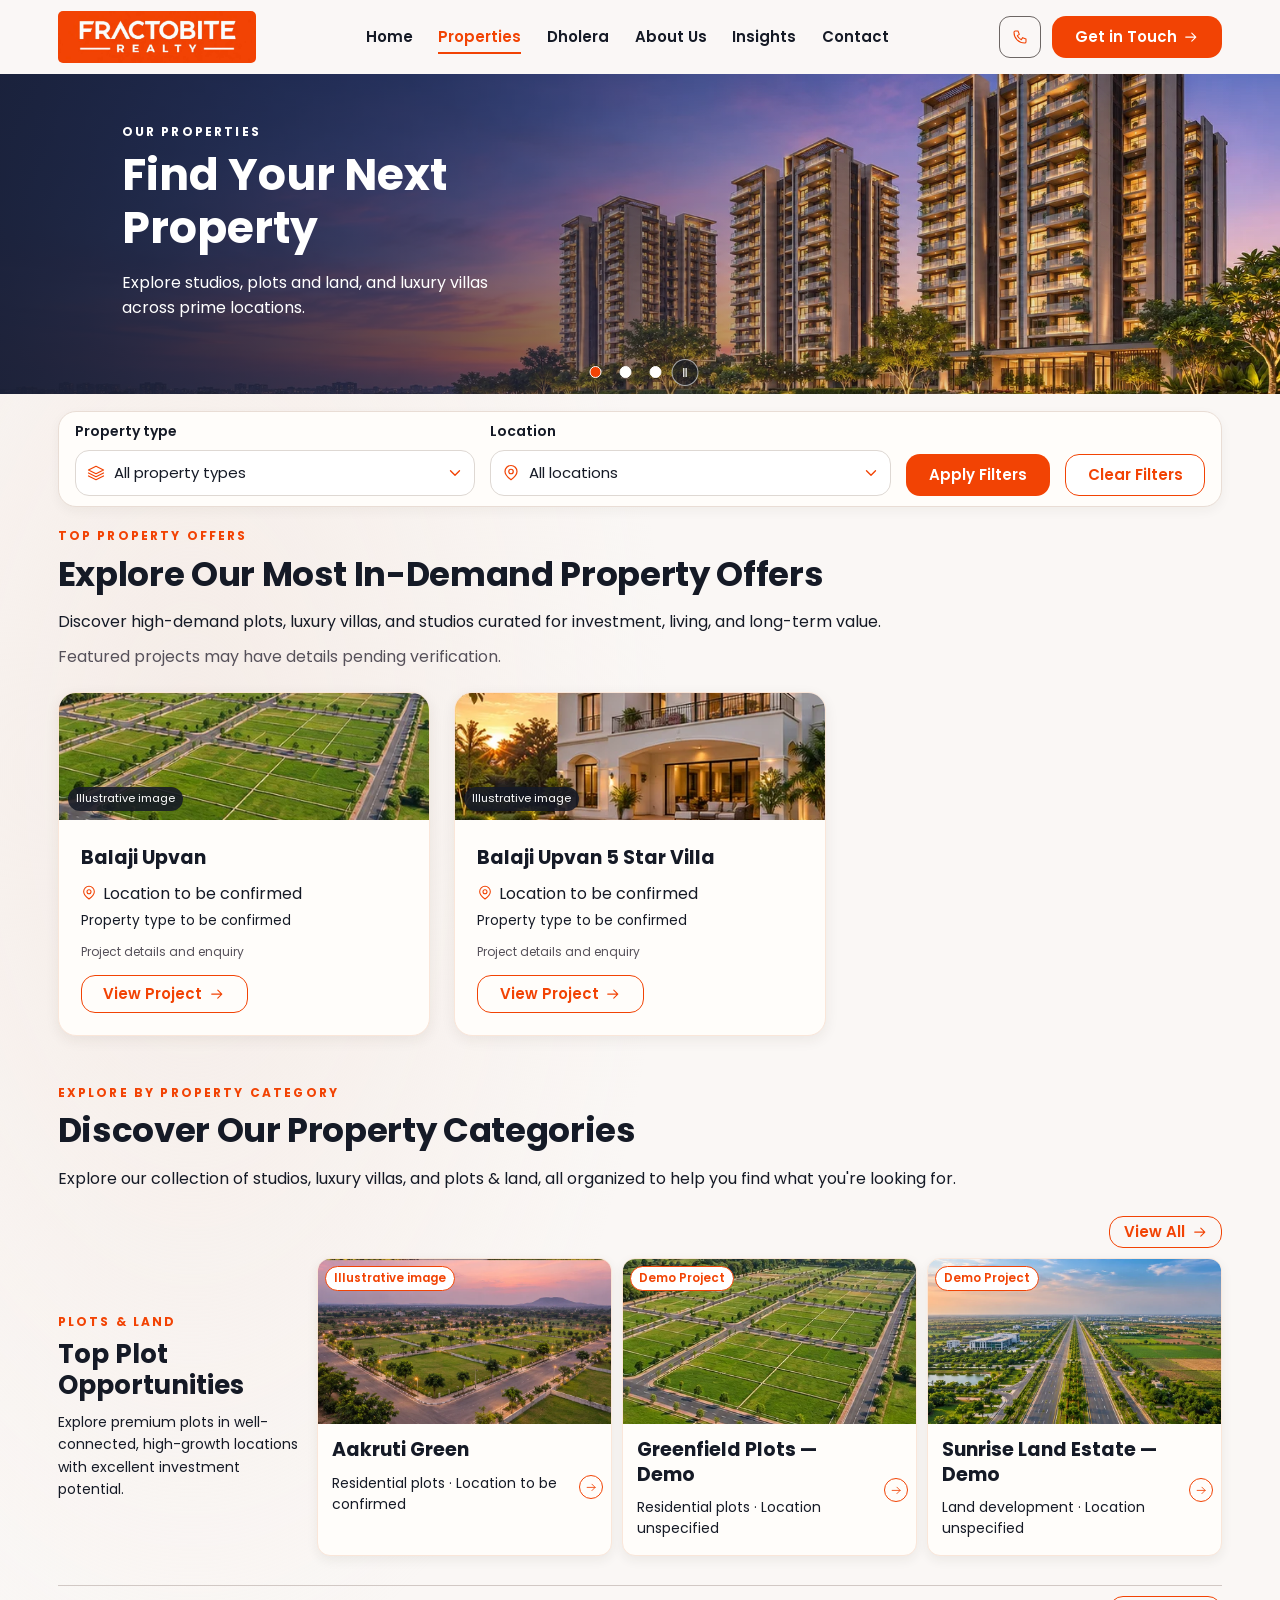
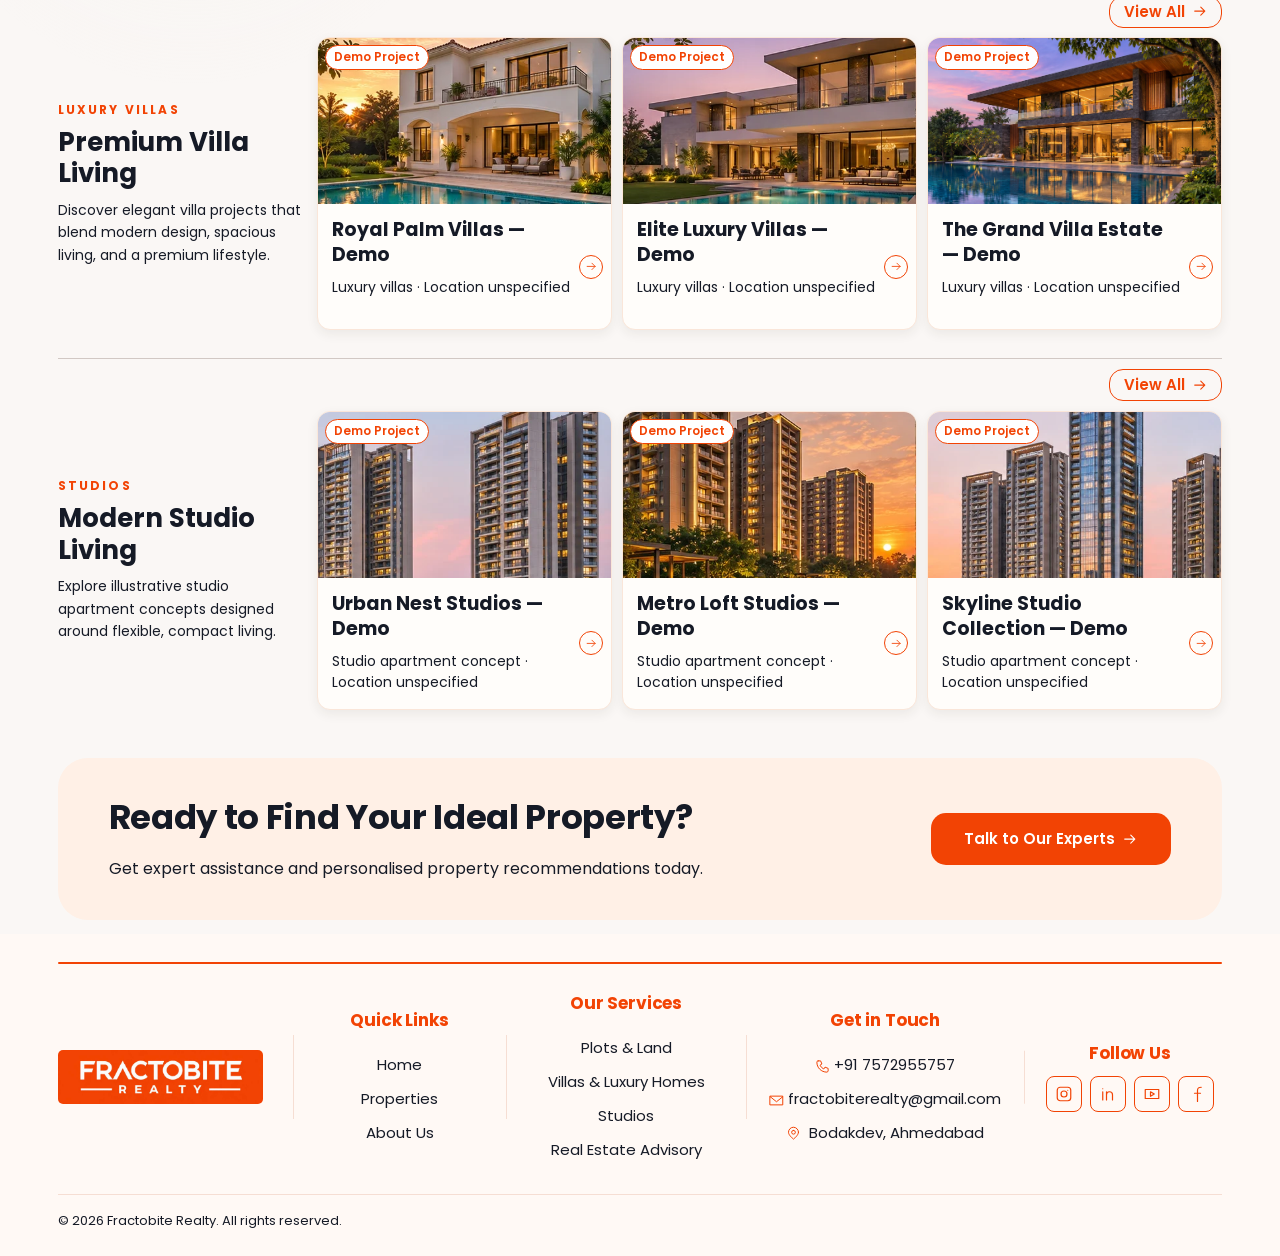
<file: properties.html>
<!doctype html>
<html lang="en">
<head>
  <meta charset="utf-8">
  <meta name="viewport" content="width=device-width, initial-scale=1">
  <meta name="description" content="Browse property categories and narrow your search by market.">
  <title>Properties | Fractobite Realty</title>
  <link rel="icon" type="image/jpeg" href="assets/logo/fractobite-official.jpg">
  <link rel="preload" href="assets/fonts/poppins-700.woff2" as="font" type="font/woff2" crossorigin>
  <link rel="stylesheet" href="style.css?v=typography-system">
  <script defer src="project-data.js"></script>
  <script defer src="script.js?v=dholera-navigation"></script>
</head>
<body>
<svg class="icon-library" xmlns="http://www.w3.org/2000/svg" aria-hidden="true">
  <symbol id="icon-arrow" viewBox="0 0 24 24"><path d="M4 12h15m-6-6 6 6-6 6"/></symbol>
  <symbol id="icon-left" viewBox="0 0 24 24"><path d="M20 12H5m6-6-6 6 6 6"/></symbol>
  <symbol id="icon-phone" viewBox="0 0 24 24"><path d="M5 3h4l2 5-3 2a13 13 0 0 0 6 6l2-3 5 2v4c0 1-1 2-2 2C10 21 3 14 3 5c0-1 1-2 2-2Z"/></symbol>
  <symbol id="icon-pin" viewBox="0 0 24 24"><path d="M20 10c0 5-8 11-8 11S4 15 4 10a8 8 0 1 1 16 0Z M12 7a3 3 0 1 0 0 6 3 3 0 0 0 0-6Z"/></symbol>
  <symbol id="icon-search" viewBox="0 0 24 24"><path d="M10 3a7 7 0 1 0 0 14 7 7 0 0 0 0-14Zm5 12 6 6"/></symbol>
  <symbol id="icon-home" viewBox="0 0 24 24"><path d="M2 11 12 3l10 8M5 9v12h14V9m-9 12v-8h4v8"/></symbol>
  <symbol id="icon-chart" viewBox="0 0 24 24"><path d="M2 21h20M4 21v-6h4v6m2 0V9h4v12m2 0V3h4v18"/></symbol>
  <symbol id="icon-layers" viewBox="0 0 24 24"><path d="M2 8 12 3l10 5-10 5L2 8Zm0 4 10 5 10-5M2 16l10 5 10-5"/></symbol>
  <symbol id="icon-building" viewBox="0 0 24 24"><path d="M2 22h20M4 22V10l5-2v14m0-14V4l6-2v20m0-15 5 2v13M6 13h1m-1 4h1m4-10h2m-2 4h2m-2 4h2m-2 4h2m4-6h1m-1 4h1"/></symbol>
  <symbol id="icon-diamond" viewBox="0 0 24 24"><path d="M2 8l4-5h12l4 5-10 13L2 8Zm0 0h20M6 3l2 5 4 13 4-13 2-5m-10 5 4-5 4 5"/></symbol>
  <symbol id="icon-hand" viewBox="0 0 24 24"><path d="M2 12 6 5l4 2m12 5-4-7-4 2-3-1-4 4 2 2 4-2 6 6-2 2-5-4m5 4-2 2-5-4m5 4-2 1-6-5-3-2m15 2 3-3"/></symbol>
  <symbol id="icon-info" viewBox="0 0 24 24"><circle cx="12" cy="12" r="10"/><path d="M12 10.5v6m0-9h.01"/></symbol>
  <symbol id="icon-chevron-right" viewBox="0 0 24 24"><path d="m9 5 7 7-7 7"/></symbol>
  <symbol id="icon-menu" viewBox="0 0 24 24"><path d="M3 6h18M3 12h18M3 18h18"/></symbol>
  <symbol id="icon-mail" viewBox="0 0 24 24"><path d="M2 5h20v14H2z m0 1 10 8L22 6"/></symbol>
  <symbol id="icon-instagram" viewBox="0 0 24 24"><path d="M7 3h10a4 4 0 0 1 4 4v10a4 4 0 0 1-4 4H7a4 4 0 0 1-4-4V7a4 4 0 0 1 4-4Zm5 5a4 4 0 1 0 0 8 4 4 0 0 0 0-8Zm5-1h.01"/></symbol>
  <symbol id="icon-linkedin" viewBox="0 0 24 24"><path d="M5 9v11m0-15h.01M10 20V9m0 4a4 4 0 0 1 8 0v7"/></symbol>
  <symbol id="icon-youtube" viewBox="0 0 24 24"><path d="M3 6h18v12H3z m7 3 5 3-5 3Z"/></symbol>
  <symbol id="icon-facebook" viewBox="0 0 24 24"><path d="M14 22V7c0-3 2-4 5-4m-9 8h8"/></symbol>
</svg>
<a class="skip-link" href="#main-content">Skip to content</a>
<header class="site-header">
  <div class="header-inner">
    <a class="brand brand--header" href="index.html" aria-label="Fractobite Realty home"><span class="brand--header-art"><img src="assets/logo/fractobite-official.jpg" alt="Fractobite Realty" width="1240" height="1240"></span></a>
    <nav class="site-nav" id="site-nav" aria-label="Main navigation">
      <a href="index.html"><svg class="icon nav-icon" aria-hidden="true"><use href="#icon-home"/></svg><span>Home</span><svg class="icon nav-chevron" aria-hidden="true"><use href="#icon-chevron-right"/></svg></a>
      <a href="properties.html" aria-current="page"><svg class="icon nav-icon" aria-hidden="true"><use href="#icon-layers"/></svg><span>Properties</span><svg class="icon nav-chevron" aria-hidden="true"><use href="#icon-chevron-right"/></svg></a>
      <a href="dholera.html"><svg class="icon nav-icon" aria-hidden="true"><use href="#icon-pin"/></svg><span>Dholera</span><svg class="icon nav-chevron" aria-hidden="true"><use href="#icon-chevron-right"/></svg></a>
      <a href="about.html"><svg class="icon nav-icon" aria-hidden="true"><use href="#icon-info"/></svg><span>About Us</span><svg class="icon nav-chevron" aria-hidden="true"><use href="#icon-chevron-right"/></svg></a>
      <a href="insights.html"><svg class="icon nav-icon" aria-hidden="true"><use href="#icon-chart"/></svg><span>Insights</span><svg class="icon nav-chevron" aria-hidden="true"><use href="#icon-chevron-right"/></svg></a>
      <a href="contact.html"><svg class="icon nav-icon" aria-hidden="true"><use href="#icon-mail"/></svg><span>Contact</span><svg class="icon nav-chevron" aria-hidden="true"><use href="#icon-chevron-right"/></svg></a>
    </nav>
    <div class="header-actions">
      <a class="phone-button" data-phone href="tel:+919876543210" aria-label="Call Fractobite Realty"><svg class="icon" aria-hidden="true"><use href="#icon-phone"/></svg></a>
      <a class="button" href="contact.html">Get in Touch <svg class="icon" aria-hidden="true"><use href="#icon-arrow"/></svg></a>
      <button class="menu-button" type="button" aria-label="Menu" aria-controls="site-nav" aria-expanded="false"><svg class="icon" aria-hidden="true"><use href="#icon-menu"/></svg></button>
    </div>
  </div>
</header>
<main id="main-content" class="inner-page property-page">
  <section class="catalog-hero" aria-label="Properties introduction" aria-roledescription="carousel">
    <div class="catalog-hero-images" aria-hidden="true">
      <img class="catalog-slide is-current" src="assets/properties/residential-hero.webp" srcset="assets/properties/residential-hero-mobile.webp 860w, assets/properties/residential-hero-1200.webp 1200w, assets/properties/residential-hero.webp 1800w" sizes="100vw" alt="" width="1800" height="600" fetchpriority="high" decoding="async">
      <img class="catalog-slide" data-src="assets/hero/villa-1.webp" alt="">
      <img class="catalog-slide" data-src="assets/properties/plots.webp" alt="">
    </div>
    <div class="container catalog-hero-inner">
      <div class="motion-intro">
        <p class="eyebrow">Our Properties</p>
        <h1>Find Your Next<br>Property</h1>
        <p>Explore studios, plots and land, and luxury villas across prime locations.</p>
      </div>
    </div>
    <div class="catalog-carousel-controls" hidden>
      <div class="catalog-dots" role="group" aria-label="Illustrative property photos">
        <button type="button" data-slide="0" aria-label="Residential apartments" aria-pressed="true"></button>
        <button type="button" data-slide="1" aria-label="Luxury villas" aria-pressed="false"></button>
        <button type="button" data-slide="2" aria-label="Plotted land" aria-pressed="false"></button>
        <button class="catalog-autoplay" type="button" aria-label="Pause automatic property photos">Ⅱ</button>
      </div>
    </div>
  </section>
  <div class="container catalog-content">
    <form class="filter-panel" id="catalog-filters" action="properties.html" method="get">
      <label>Property type
        <span class="dropdown">
          <svg class="icon" aria-hidden="true"><use href="#icon-layers"/></svg>
          <select name="type" aria-label="Property type">
            <option value="">All property types</option>
            <option value="Studio">Studios</option>
            <option value="Plot">Plots &amp; Land</option>
            <option value="Villa">Villas &amp; Luxury Homes</option>
          </select>
        </span>
      </label>
      <label>Location
        <span class="dropdown">
          <svg class="icon" aria-hidden="true"><use href="#icon-pin"/></svg>
          <select name="location" aria-label="Location">
            <option value="">All locations</option>
            <option value="Ahmedabad">Ahmedabad</option>
            <option value="Dholera">Dholera</option>
            <option value="GIFT City">GIFT City</option>
            <option value="Gandhinagar">Gandhinagar</option>
            <option value="Surat">Surat</option>
            <option value="Vadodara">Vadodara</option>
            <option value="Across Gujarat">Across Gujarat</option>
          </select>
        </span>
      </label>
      <button class="button" type="submit">Apply Filters</button>
      <button class="button filter-clear" type="button">Clear Filters</button>
    </form>
    <section class="catalog-section" id="featured-projects" aria-labelledby="category-title">
      <header class="catalog-section-heading">
        <p class="eyebrow">Top Property Offers</p>
        <h2 id="category-title">Explore Our Most In-Demand Property Offers</h2>
        <p>Discover high-demand plots, luxury villas, and studios curated for investment, living, and long-term value.</p>
        <p class="catalog-photo-note">Featured projects may have details pending verification.</p>
      </header>
      <div class="directory-grid property-directory"></div>
    </section>

    <div id="catalog-results">
      <p class="result-status catalog-status" id="catalog-status" role="status"></p>
    </div>

    <section id="top-offers" class="catalog-section catalog-offers" aria-labelledby="top-offers-title">
      <header class="catalog-section-heading">
        <p class="eyebrow">Explore by Property Category</p>
        <h2 id="top-offers-title">Discover Our Property Categories</h2>
        <p>Explore our collection of studios, luxury villas, and plots &amp; land, all organized to help you find what you're looking for.</p>
      </header>
      <section class="offer-section" data-offer-type="Plot" aria-labelledby="offers-plots">
        <div class="offer-intro">
          <p class="eyebrow">Plots &amp; Land</p>
          <div class="offer-copy">
            <h3 id="offers-plots">Top Plot Opportunities</h3>
            <p>Explore premium plots in well-connected, high-growth locations with excellent investment potential.</p>
          </div>
        </div>
        <div class="offer-results">
          <a class="button button--outline offer-view-all" href="properties.html?type=Plot#catalog-results" aria-label="View All Plots &amp; Land">View All <svg class="icon" aria-hidden="true"><use href="#icon-arrow"/></svg></a>
          <div class="offer-grid"></div>
        </div>
      </section>
      <section class="offer-section" data-offer-type="Villa" aria-labelledby="offers-villas">
        <div class="offer-intro">
          <p class="eyebrow">Luxury Villas</p>
          <div class="offer-copy">
            <h3 id="offers-villas">Premium Villa Living</h3>
            <p>Discover elegant villa projects that blend modern design, spacious living, and a premium lifestyle.</p>
          </div>
        </div>
        <div class="offer-results">
          <a class="button button--outline offer-view-all" href="properties.html?type=Villa#catalog-results" aria-label="View All Luxury Villas">View All <svg class="icon" aria-hidden="true"><use href="#icon-arrow"/></svg></a>
          <div class="offer-grid"></div>
        </div>
      </section>
      <section class="offer-section" data-offer-type="Studio" aria-labelledby="offers-studios">
        <div class="offer-intro">
          <p class="eyebrow">Studios</p>
          <div class="offer-copy">
            <h3 id="offers-studios">Modern Studio Living</h3>
            <p>Explore illustrative studio apartment concepts designed around flexible, compact living.</p>
          </div>
        </div>
        <div class="offer-results">
          <a class="button button--outline offer-view-all" href="properties.html?type=Studio#catalog-results" aria-label="View All Studios">View All <svg class="icon" aria-hidden="true"><use href="#icon-arrow"/></svg></a>
          <div class="offer-grid"></div>
        </div>
      </section>
    </section>
  </div>

  <template id="featured-card-template">
    <article class="directory-card featured-project">
      <a class="catalog-project-link">
        <div class="featured-project-image">
          <img alt="" loading="lazy">
          <span data-card-image-note hidden></span>
        </div>
        <div class="directory-card-body">
          <h3></h3>
          <p class="featured-project-location"><svg class="icon" aria-hidden="true"><use href="#icon-pin"/></svg> <span data-card-location></span></p>
          <p class="featured-project-type" data-card-type></p>
          <p class="featured-project-action">Project details and enquiry</p>
          <span class="button button--outline">View Project <svg class="icon" aria-hidden="true"><use href="#icon-arrow"/></svg></span>
        </div>
      </a>
    </article>
  </template>
  <template id="offer-card-template">
    <article class="offer-card">
      <a class="catalog-project-link">
        <div class="offer-image">
          <img alt="" loading="lazy">
          <span class="offer-badge" data-card-image-note hidden></span>
        </div>
        <div class="offer-card-body">
          <h4></h4>
          <p><span data-card-type></span> · <span data-card-location></span></p>
          <span class="circle"><svg class="icon" aria-hidden="true"><use href="#icon-arrow"/></svg></span>
        </div>
      </a>
    </article>
  </template>

  <section class="container contact-cta contact-cta--compact" aria-labelledby="catalog-cta-title">
    <div>
      <h2 id="catalog-cta-title">Ready to Find Your Ideal Property?</h2>
      <p>Get expert assistance and personalised property recommendations today.</p>
    </div>
    <a class="button" data-catalog-enquiry href="contact.html">Talk to Our Experts <svg class="icon" aria-hidden="true"><use href="#icon-arrow"/></svg></a>
  </section>
</main>

<footer class="site-footer" id="contact"></footer>
<dialog class="demo-dialog" aria-labelledby="demo-title">
  <h2 id="demo-title"></h2>
  <p>This link is part of the website demo. Its destination will be added when available.</p>
  <form method="dialog"><button class="button" type="submit">Close</button></form>
</dialog>
</body>
</html>
</file>
<file: style.css>
/* 01. LOCAL FONTS */
/* Preloaded in each page head. Show fallback glyphs while Poppins loads. */
@font-face {
  font-family: Poppins;
  src: url('assets/fonts/poppins-400.woff2') format('woff2');
  font-style: normal;
  font-weight: 400;
  font-display: swap;
}
@font-face {
  font-family: Poppins;
  src: url('assets/fonts/poppins-500.woff2') format('woff2');
  font-style: normal;
  font-weight: 500;
  font-display: swap;
}
@font-face {
  font-family: Poppins;
  src: url('assets/fonts/poppins-600.woff2') format('woff2');
  font-style: normal;
  font-weight: 600;
  font-display: swap;
}
@font-face {
  font-family: Poppins;
  src: url('assets/fonts/poppins-700.woff2') format('woff2');
  font-style: normal;
  font-weight: 700;
  font-display: swap;
}

/* Approximate Poppins metrics while the browser reserves space for its glyphs. */
@font-face {
  font-family: 'Poppins Metrics Fallback';
  src: local('Arial'), local('Liberation Sans');
  font-style: normal;
  font-weight: 400;
  size-adjust: 112.0%;
  ascent-override: 93.75%;
  descent-override: 31.25%;
  line-gap-override: 0%;
}
@font-face {
  font-family: 'Poppins Metrics Fallback';
  src: local('Arial Bold'), local('Liberation Sans Bold');
  font-style: normal;
  font-weight: 600;
  size-adjust: 104.5%;
  ascent-override: 100.48%;
  descent-override: 33.49%;
  line-gap-override: 0%;
}
@font-face {
  font-family: 'Poppins Metrics Fallback';
  src: local('Arial Bold'), local('Liberation Sans Bold');
  font-style: normal;
  font-weight: 700;
  size-adjust: 105.7%;
  ascent-override: 99.34%;
  descent-override: 33.11%;
  line-gap-override: 0%;
}

/* 02. ROOT VARIABLES */
:root {
  /* Dominant background pixel in the original logo JPEG. */
  --brand-orange: #f24304;
  --site-card-border: #fae6d9;
  --ink: #151a26;
  --paper: #faf7f5;
  --line: #d1c8c4;
  --site-max-width: 1340px;
  --site-gutter: 4.5%;
  --container: min(calc(100% - 2 * var(--site-gutter)), var(--site-max-width));
  /* Typography roles and spacing between related elements. */
  --hero-line-height: 1.18;
  --page-title-line-height: 1.2;
  --heading-line-height: 1.2;
  --subheading-line-height: 1.3;
  --body-line-height: 1.6;
  --detail-line-height: 1.5;
  --button-line-height: 1.2;
  --text-gap-tight: 4px;
  --text-gap-small: clamp(8px, .75vw, 12px);
  --text-gap-medium: clamp(12px, 1.15vw, 16px);
  --text-gap-large: clamp(16px, 1.7vw, 24px);
  --text-gap-section: clamp(20px, 2.2vw, 32px);
  --section-gap: clamp(32px, 3.8vw, 56px);
  --section-gap-wide: clamp(36px, 4.5vw, 64px);
  --form-gap: clamp(12px, 1.2vw, 18px);
  --font-primary: Poppins, 'Poppins Metrics Fallback', Arial, sans-serif;
  --text-hero: 56px;
  --text-page-title: 44px;
  --text-h2: 34px;
  --text-h3: 26px;
  --text-h4: 22px;
  --text-card-title: 19px;
  --text-card-description: 14px;
  --text-body: 16px;
  --text-body-small: 14px;
  --text-eyebrow: 12px;
  --tracking-eyebrow: .18em;
  --text-form-label: 14px;
  --text-field: 15px;
  --text-button: 15px;
  --text-navbar: 15px;
  --text-footer-heading: 17px;
  --text-footer-link: 15px;
  --text-copyright: 13px;
  --text-stat-value: 34px;
  --weight-regular: 400;
  --weight-medium: 500;
  --weight-semibold: 600;
  --weight-bold: 700;
  /* The bundled Poppins files top out at 700. */
  --weight-extrabold: var(--weight-bold);
  --line-height-card: 1.3;
  font-family: var(--font-primary);
  line-height: var(--body-line-height);
  color: var(--ink);
  background: var(--paper);
}

@media (768px <= width < 1024px) {
  :root { --text-hero: 44px; --text-page-title: 36px; --text-h2: 30px; --text-h3: 24px; --text-card-title: 18px; --text-stat-value: 30px; }
}
@media (max-width: 767px) {
  :root {
    --text-hero: 36px; --text-page-title: 30px; --text-h2: 26px; --text-h3: 22px;
    --text-card-title: 17px; --text-body: 15px; --text-button: 14px;
    --text-eyebrow: 11px; --tracking-eyebrow: .14em; --text-stat-value: 27px;
    --heading-line-height: 1.25; --hero-line-height: 1.2; --line-height-card: 1.35;
  }
}

/* 03. RESET */
*, *::before, *::after { box-sizing: border-box; }
body, h1, h2, h3, h4, h5, h6, p, dl, dd { margin: 0; }
button, select { font: inherit; color: inherit; }
button { cursor: pointer; }
a { color: inherit; text-decoration: none; }
img { display: block; width: 100%; }
button, select, a { -webkit-tap-highlight-color: transparent; }
:focus-visible { outline: 2px solid var(--brand-orange); outline-offset: 3px; }

@media (hover: none) and (pointer: coarse) {
  html { -webkit-tap-highlight-color: transparent; }

  :is(.button, .circle, .property-card, .location-card, .market-entry, .market-highlight > a,
    .phone-button, .menu-button, summary, .dropdown-control, .dropdown-option, [role="button"],
    button:not(:disabled)):active {
    filter: brightness(.94);
    transition-duration: 80ms;
  }

  :is(.site-nav a, .site-footer a, .text-link):active { color: var(--brand-orange); }
}

/* 04. GLOBAL LAYOUT */
html { scroll-behavior: smooth; }
body { font-size: var(--text-body); background: radial-gradient(ellipse at 15% 27%, #f5ece7, transparent 31%), var(--paper); }
.container { width: var(--container); margin-inline: auto; }
@media (768px <= width < 1024px) {
  :root { --site-gutter: 24px; }
}
@media (max-width: 767px) {
  :root {
    --site-gutter: clamp(16px, 4.7vw, 20px);
    --section-gap-wide: clamp(34px, 9vw, 44px);
  }
}
.icon-library { position: absolute; width: 0; height: 0; overflow: hidden; }
.icon { width: 1em; height: 1em; fill: none; stroke: currentColor; stroke-width: 1.6; stroke-linecap: round; stroke-linejoin: round; flex: none; vertical-align: middle; }
.eyebrow { color: var(--brand-orange); font-size: var(--text-eyebrow); font-weight: var(--weight-bold); line-height: var(--subheading-line-height); letter-spacing: var(--tracking-eyebrow); text-transform: uppercase; }
h1 { line-height: var(--page-title-line-height); }
h2 { line-height: var(--heading-line-height); }
h3 { font-size: var(--text-h3); }
h4 { font-size: var(--text-h4); }
h3, h4, h5, h6 { line-height: var(--subheading-line-height); }
h2 { font-size: var(--text-h2); letter-spacing: -.01em; }
p + p { margin-block-start: var(--text-gap-small); }
.button { display: inline-flex; align-items: center; justify-content: center; gap: .45em; background: var(--brand-orange); color: #fff; border: 1px solid transparent; border-radius: 14px; padding: .72em 1.45em; font-size: var(--text-button); font-weight: var(--weight-semibold); line-height: var(--button-line-height); white-space: nowrap; }
.button:not(.button--outline):hover { box-shadow: 0 3px 9px #151a2633; }
.button:not(.button--outline):active { filter: none; box-shadow: inset 0 2px 4px #151a2633; }
.button:disabled { opacity: .55; cursor: default; }
.button .icon { font-size: 1.08em; }
.button--outline { border-color: var(--brand-orange); background: transparent; color: var(--brand-orange); }
.button--outline:hover { background: #ffeadc; }
.circle { display: grid; place-items: center; width: 2em; height: 2em; padding: 0; border: 1px solid currentColor; border-radius: 50%; background: transparent; }
.skip-link { position: fixed; z-index: 10; top: 8px; left: 8px; background: #fff; padding: .6em; transform: translateY(-150%); }
.skip-link:focus { transform: none; }

/* 05. HEADER */
.site-header { position: relative; z-index: 2; background: #faf7f6; }
.header-inner { width: min(91%, var(--site-max-width)); margin-inline: auto; min-height: clamp(58px, 5.75vw, 83px); display: flex; align-items: center; justify-content: space-between; gap: 1.2rem; }
.brand { --brand-aspect: 3.8; display: flex; align-items: center; justify-content: center; }
.brand img { width: 100%; height: auto; object-fit: contain; }
:is(.brand--header-art, .brand--footer img) { border-radius: 5px; }
.brand--header {
  width: clamp(145px, 15.5vw, 218px);
  aspect-ratio: var(--brand-aspect);
  position: relative;
}
.brand--header-art {
  position: absolute;
  inset: 0;
  overflow: hidden;
}
.brand--header-art img {
  height: 100%;
  object-fit: cover;
  object-position: center 49%;
}
.site-nav, .header-actions { display: flex; align-items: center; }
.site-nav { gap: clamp(12px, 2vw, 31px); }
.site-nav a { position: relative; padding: .55em 0; font-size: var(--text-navbar); font-weight: var(--weight-semibold); line-height: var(--button-line-height); white-space: nowrap; }
.site-nav .icon { display: none; }
.site-nav a:hover, .site-nav a[aria-current] { color: var(--brand-orange); }
.site-nav a[aria-current]::after { content: ''; position: absolute; left: 0; right: 0; bottom: 0; height: 2px; background: var(--brand-orange); }
.header-actions { align-items: stretch; gap: 11px; }
.phone-button, .menu-button { display: grid; place-items: center; width: 2.65em; height: 1.85em; border: 1px solid #6c6664; border-radius: 11px; color: var(--brand-orange); background: transparent; }
.phone-button { height: auto; }
.menu-button { display: none; align-self: center; }

/* 06. HERO */
.hero, .dholera-hero {
  --hero-copy-width: min(36.96vw, 541.8px);
  /* Account for the homepage search panel's 96% width when setting clearance. */
  --hero-column-gap: calc(clamp(32px, 3vw, 40px) - var(--hero-copy-width) * .04);
}
.hero-inner {
  display: grid;
  grid-template-columns: var(--hero-copy-width) minmax(0, 1fr);
  grid-template-areas: 'copy visual' 'search visual';
  column-gap: var(--hero-column-gap);
  align-content: center;
  min-height: clamp(365px, 35.8vw, 515px);
  padding-block: clamp(24px, 3vw, 44px) clamp(20px, 2vw, 30px);
}
.hero-copy { grid-area: copy; position: relative; z-index: 1; align-self: end; }
.hero-eyebrow { color: var(--ink); font-size: var(--text-eyebrow); margin-bottom: var(--text-gap-medium); }
.hero-eyebrow span { color: var(--brand-orange); }
.hero-heading { font-size: var(--text-hero); line-height: var(--hero-line-height); font-weight: var(--weight-extrabold); letter-spacing: -.01em; }
.hero h1 { color: #282525; }
.hero h1 span { color: var(--brand-orange); }
.hero-description { margin-top: var(--text-gap-large); font-size: var(--text-body); }

/* 07. HERO IMAGE GEOMETRY */
.hero-visual { grid-area: visual; }
.hero-media {
  position: relative;
  overflow: hidden;
  border-radius: 18px;
}
.hero-image { position: absolute; inset: 0; height: 100%; object-fit: cover; object-position: center; }
.hero-image--outgoing { position: absolute; inset: 0; pointer-events: none; }
.hero-outline { display: none; }
.hero-dots { position: absolute; right: 7%; bottom: 4%; display: flex; align-items: center; gap: 4px; }
@media (min-width: 1024px) {
  .hero-media { border-radius: 0; clip-path: url(#hero-frame-clip); }
  .hero-image { object-position: 57% center; }
  .hero-outline {
    position: absolute;
    inset: 0;
    z-index: 1;
    display: block;
    width: 100%;
    height: 100%;
    fill: none;
    stroke: var(--brand-orange);
    /* The shared clip retains the inner half of the stroke. */
    stroke-width: 3.5px;
    pointer-events: none;
  }
  .hero-dots { z-index: 2; }
}
.hero-dots button { display: grid; place-items: center; width: 16px; min-height: 22px; padding: 0; background: transparent; border: 0; }
.hero-dots button::after { content: ''; width: 100%; height: 3px; border-radius: 3px; background: #fff; }
.hero-dots button[aria-pressed="true"]::after { background: var(--brand-orange); }
.hero-dots .hero-autoplay { width: 28px; min-height: 28px; margin-left: 5px; border: 1px solid #ffffffb3; border-radius: 50%; background: #151a26d9; color: #fff; font-size: .72rem; }
.hero-autoplay::after { display: none; }
.hero-dots .hero-autoplay[hidden] { display: none; }

/* 08. SEARCH INTERFACE */
.property-search { grid-area: search; position: relative; z-index: 1; align-self: start; width: 96%; margin-top: var(--text-gap-section); border-radius: 13px; background: #fff; box-shadow: 0 10px 27px #46302118; }
.search-tabs { display: grid; grid-template-columns: repeat(3, 1fr); }
.search-tabs button { display: flex; align-items: center; justify-content: center; gap: .55em; border: 0; border-radius: 12px 12px 0 0; background: linear-gradient(#fff, #f4f1f0); padding: .88em .15em; font-size: var(--text-button); line-height: var(--button-line-height); font-weight: var(--weight-bold); }
.search-tabs .icon { font-size: 1.5em; }
.search-tabs button[aria-pressed="true"] { color: #fff; background: var(--brand-orange); }
.search-controls { display: flex; gap: var(--text-gap-medium); padding: clamp(8px, 1vw, 14px); }
.search-location { flex: 1; min-width: 0; }
.search-submit { border-radius: 8px; padding: .55em 1.1em; }
.search-submit .icon { font-size: 1.4em; }

/* 09. BENEFITS STRIP */
:is(.benefits, .prime-locations) {
  border: 1px solid var(--site-card-border);
  background: linear-gradient(115deg, #fcf4ee, #faebdf);
  box-shadow: 0 5px 18px #46302109;
}
.benefits {
  display: grid;
  grid-template-columns: repeat(4, minmax(0, 1fr));
  margin-top: var(--text-gap-section);
  padding: clamp(28px, 2.5vw, 36px) var(--text-gap-medium);
  border-radius: clamp(24px, 2.2vw, 30px);
}
.benefit {
  display: grid;
  grid-row: span 3;
  grid-template-rows: subgrid;
  justify-items: center;
  align-items: center;
  padding-inline: var(--text-gap-small);
  text-align: center;
}
.benefit + .benefit { border-inline-start: 1px solid #edc9b4; }
.benefit > .icon {
  margin-bottom: var(--text-gap-medium);
  color: var(--brand-orange);
  font-size: clamp(38px, 3.1vw, 46px);
}
.benefit h2 { font-size: var(--text-card-title); letter-spacing: 0em;   line-height: var(--line-height-card); }
.benefit p { margin-top: var(--text-gap-small); font-size: clamp(14px, 1.05vw, 16px); line-height: var(--detail-line-height); }

@media (max-width: 1023px) {
  .benefits { grid-template-columns: repeat(2, minmax(0, 1fr)); }
  .benefit:nth-child(3) { border-inline-start: 0; }
  .benefit:nth-child(-n + 2) { padding-bottom: var(--text-gap-medium); }
  .benefit:nth-child(n + 3) { border-top: 1px solid #edc9b4; padding-top: var(--text-gap-medium); }
}

@media (max-width: 767px) {
  .benefits { margin-top: var(--text-gap-large); padding-block: var(--text-gap-large); }
  .benefit { grid-row: span 2; }
  .benefit > .icon { margin-bottom: var(--text-gap-small); font-size: clamp(26px, 7.4vw, 32px); }
  .benefit h2 { font-size: var(--text-card-title);  line-height: var(--line-height-card); }
  .benefit p { display: none; }
}

/* 10. ABOUT SECTION */
.about { display: grid; grid-template-columns: 46% 34% 1fr; gap: 2.3%; align-items: center; margin-top: var(--section-gap); }
.about-copy h2 { margin-top: var(--text-gap-small); }
.about-copy > p:not(.eyebrow) { font-size: var(--text-body); margin-block: var(--text-gap-medium) var(--text-gap-large); }
.about-stats { display: grid; align-content: space-between; align-self: center; gap: var(--text-gap-medium); min-height: 84%; padding-left: 24%; border-left: 1px solid #bdb4af; }
.about-stats dt { color: var(--brand-orange); font-size: var(--text-stat-value); font-weight: var(--weight-bold); letter-spacing: 0em; line-height: var(--heading-line-height); }
.about-stats dd { font-size: var(--text-body-small); margin-top: var(--text-gap-tight); }

/* 11. ABOUT IMAGE COLLAGE */
.about-collage { display: flex; align-items: center; height: clamp(180px, 22.5vw, 325px); padding-left: 8%; padding-right: 14%; gap: 3.5%; transform: skewX(-20deg); }
.about-collage > div { flex: 1; height: 80%; overflow: hidden; border-radius: 9px 3px 9px 3px; }
.about-collage > div:first-child { align-self: end; margin-bottom: 4%; }
.about-collage > div:nth-child(2) { flex: 1.07; height: 100%; }
.about-collage > div:last-child { height: 73%; align-self: end; margin-bottom: 5%; }
.about-collage img { width: 185%; max-width: none; height: 100%; object-fit: cover; transform: translateX(-23%) skewX(20deg); }

/* 12. HOMEPAGE PROJECT OFFERS */
.properties, .prime-locations { margin-top: var(--section-gap-wide); }
.properties-header { margin-bottom: var(--text-gap-large); }
.properties h2 { font-size: var(--text-h2); margin-top: var(--text-gap-small); }
.property-cards { display: grid; grid-template-columns: repeat(3, minmax(0, 1fr)); gap: clamp(12px, 1.5vw, 22px); }
.property-cards::-webkit-scrollbar { display: none; }

/* 13. HOMEPAGE PROJECT CARDS */
.property-card { min-width: 0; display: flex; flex-direction: column; overflow: hidden; border: 1px solid var(--site-card-border); border-radius: 18px; background: #fffcfa; box-shadow: 0 6px 14px #2f171316; }
.property-card-image-link { display: block; overflow: hidden; }
.property-image { width: 100%; aspect-ratio: 1.68; object-fit: cover; }
.property-card-content { display: flex; flex: 1; flex-direction: column; align-items: flex-start; gap: 9px; padding: 18px; }
.property-card h3 { font-size: var(--text-card-title); line-height: var(--line-height-card); }
.property-card h3 a { color: inherit; }
.property-card-location { display: flex; align-items: center; gap: 5px; font-size: var(--text-body-small); color: #56515a; }
.property-card-location .icon { flex: none; color: var(--brand-orange); }
.property-card-description { display: -webkit-box; overflow: hidden; -webkit-box-orient: vertical; -webkit-line-clamp: 2; line-clamp: 2; min-height: 3em; font-size: var(--text-card-description); line-height: 1.5; }
.property-card-note { font-size: 12px; color: #70645e; }
.property-card .button { margin-top: auto; }

/* 14. HOMEPAGE PRIME LOCATIONS */
.prime-locations {
  display: grid;
  grid-template-columns: minmax(0, .95fr) minmax(0, 2.25fr);
  align-items: center;
  gap: clamp(16px, 1.85vw, 28px);
  padding: clamp(18px, 2.65vw, 36px) clamp(16px, 2.05vw, 28px);
  border-radius: clamp(22px, 2.6vw, 34px);
}
.prime-locations-copy {
  padding-inline-end: clamp(14px, 1.8vw, 24px);
  border-inline-end: 1px solid #edc9b4;
}
.prime-locations .eyebrow { margin-bottom: var(--text-gap-small); color: var(--ink); }
.prime-locations .eyebrow span, .prime-locations h2 span { color: var(--brand-orange); }
.prime-locations h2 { font-size: var(--text-h2); }
.prime-locations h2 span { display: block; }
.prime-locations-copy > p:not(.eyebrow) {
  max-width: 40ch;
  margin-block: var(--text-gap-medium) var(--text-gap-large);
  font-size: var(--text-body);
}
.prime-locations-copy > .button { min-height: 44px; font-size: var(--text-button); }
.location-options {
  display: grid;
  grid-template-columns: repeat(4, minmax(0, 1fr));
  grid-auto-rows: 1fr;
  gap: clamp(10px, 1.15vw, 17px);
  padding: 0;
  margin: 0;
  list-style: none;
}
.location-card {
  display: flex;
  flex-direction: column;
  height: 100%;
  overflow: hidden;
  border: 1px solid var(--site-card-border);
  border-radius: clamp(15px, 1.5vw, 22px);
  background: #fffcfa;
  color: var(--ink);
  box-shadow: 0 4px 12px #47321e10;
}
.location-card:hover, .location-card:focus-visible { border-color: #edb292; box-shadow: 0 5px 14px #47321e20; }
.location-card img { height: auto; aspect-ratio: 1.38; object-fit: cover; }
.location-card img.location-bridge { object-position: 70% center; }
.location-card-body {
  display: grid;
  grid-template-columns: auto minmax(0, 1fr) auto;
  grid-template-rows: auto 1fr;
  align-items: start;
  flex: 1;
  gap: 4px clamp(4px, .6vw, 9px);
  padding: clamp(8px, .95vw, 14px);
}
.location-card-body > .icon { grid-area: 1 / 1; color: var(--brand-orange); font-size: clamp(1rem, 1.65vw, 1.35rem); }
.location-card strong {
  grid-area: 1 / 2;
  align-self: center;
  font-size: var(--text-card-title);

 line-height: var(--line-height-card); }
.location-card small { grid-area: 2 / 2; font-size: var(--text-body-small); line-height: var(--detail-line-height); }
.location-card .circle {
  grid-area: 1 / 3 / 3;
  align-self: center;
  width: clamp(20px, 2vw, 27px);
  aspect-ratio: 1;
  height: auto;
  font-size: .78rem;
  color: var(--brand-orange);
  border-color: var(--brand-orange);
  background: #fff;
}
.location-card:hover .circle, .location-card:focus-visible .circle { background: #fff1e6; }
@media (max-width: 1023px) {
  .prime-locations { grid-template-columns: minmax(0, 1fr); }
  .prime-locations-copy { border-inline-end: 0; padding-inline-end: 0; }
  .location-options { grid-template-columns: repeat(2, minmax(0, 1fr)); }
  .location-card img { aspect-ratio: 1.65; }
}
@media (max-width: 767px) {
  .location-card img { aspect-ratio: 1.38; }
  .location-card strong { grid-column: 2 / -1; }
  .location-card small { grid-area: 2 / 1 / 3 / 3; }
  .location-card .circle { grid-area: 2 / 3; align-self: end; }
}

/* 15. CONTACT CTA */
.contact-cta {
  display: grid;
  grid-template-columns: minmax(0, 7fr) minmax(max-content, 3fr);
  align-items: center;
  gap: 24px;
  margin-top: var(--section-gap);
  padding: clamp(65px, 5vw, 75px) clamp(60px, 5vw, 70px);
  border-radius: 30px;
  background: #fff0e6;
  color: var(--ink);
}
.contact-cta--compact { padding: clamp(35px, 3vw, 40px) clamp(45px, 4vw, 55px); }
.contact-cta--compact p { margin-top: 14px; }
.inner-page .contact-cta { margin-bottom: var(--text-gap-medium); }
.contact-cta h2 { font-size: var(--text-h2); line-height: 1.2; }
.contact-cta p { margin-top: 18px; font-size: var(--text-body); line-height: 1.6; }
.contact-cta > .button {
  justify-self: end;
  gap: .5em;
  padding: 16px clamp(28px, 2.5vw, 34px);
  border-radius: 15px;
  font-size: var(--text-button);
  white-space: normal;
}
.contact-cta > .button:hover { background: color-mix(in srgb, var(--brand-orange), black 14%); box-shadow: none; }
@media (769px <= width <= 1024px) {
  .contact-cta { padding: 50px clamp(32px, 5vw, 52px); }
  .contact-cta--compact { padding: 35px clamp(32px, 5vw, 45px); }
  .contact-cta h2 { font-size: var(--text-h2); }
}
@media (max-width: 768px) {
  .contact-cta { grid-template-columns: minmax(0, 1fr); padding: clamp(26px, 5vw, 30px); border-radius: 22px; }
  .contact-cta h2 { font-size: var(--text-h2); }
  .contact-cta p { font-size: var(--text-body); }
  .contact-cta > .button { justify-self: start; max-width: 100%; }
}
@media (max-width: 767px) {
  .contact-cta { gap: 0; padding: 30px 23px; text-align: center; }
  .contact-cta > div { display: flex; flex-direction: column; align-items: center; min-width: 0; }
  .contact-cta h2 { max-width: 100%; font-size: clamp(24px, 6.5vw, 28px); line-height: 1.25; overflow-wrap: normal; }
  .contact-cta p { max-width: 42ch; margin-top: 18px; font-size: clamp(15px, 4vw, 16px); line-height: 1.6; }
  .contact-cta > .button { justify-self: center; margin-top: 25px; padding: 14px 26px; text-align: center; }
}

/* 16. FOOTER */
.site-footer {
  padding-block: 28px 24px;
  background: #fff9f5;
  color: var(--ink);
  font-size: var(--text-footer-link);
  line-height: 1.6;
  text-align: left;
}
.site-footer::before {
  content: '';
  display: block;
  width: var(--container);
  height: 2px;
  margin: 0 auto 28px;
  border-radius: 99px;
  background: var(--brand-orange);
}
.footer-grid {
  display: grid;
  grid-template-columns: minmax(0, 1.2fr) minmax(0, 1fr) minmax(0, 1.15fr) minmax(240px, 1.35fr) minmax(168px, 1fr);
  gap: clamp(25px, 2.2vw, 35px);
  align-items: center;
}
.footer-grid > div { min-width: 0; }
.footer-grid > div:not(.footer-brand) { display: flex; flex-direction: column; align-items: center; text-align: center; }
@media (width > 1024px) {
  .footer-grid > div + div { position: relative; }
  .footer-grid > div + div::before {
    content: '';
    position: absolute;
    inset-inline-start: calc(clamp(25px, 2.2vw, 35px) / -2);
    top: 50%;
    translate: 0 -50%;
    width: 1px;
    height: min(75%, 84px);
    background: #f6ded3;
  }
}
.brand--footer { width: min(100%, 205px); }
.brand--footer img { aspect-ratio: var(--brand-aspect); object-fit: cover; object-position: center 49%; }
.footer-brand-description { margin-top: 17px; }
.footer-grid h2 { color: var(--brand-orange); font-size: var(--text-footer-heading); line-height: var(--subheading-line-height); margin-bottom: 12px; }
.footer-grid a:not(.brand, .social-links a), .footer-contact p { display: block; margin-top: 10px; overflow-wrap: anywhere; }
.footer-grid a:not(.brand, .social-links a):hover { color: var(--brand-orange); text-decoration: underline; }
.footer-services .icon { display: none; }
.footer-contact :is(a, p):not(.brand) { display: flex; align-items: baseline; gap: 8px; max-width: 100%; }
.footer-contact span { min-width: 0; }
.footer-contact .icon { color: var(--brand-orange); align-self: center; }
.social-links { display: flex; justify-content: center; flex-wrap: wrap; gap: 8px; }
.social-links > :is(a, button) { display: grid; place-items: center; width: 36px; height: 36px; border: 1px solid var(--brand-orange); border-radius: 8px; background: #fff9f5; color: var(--brand-orange); }
.social-links > :is(a, button):hover { background: var(--brand-orange); color: #fff; }
.social-links .icon { width: 18px; height: 18px; }
.footer-bottom {
  margin-top: 32px;
  padding-top: 16px;
  border-top: 1px solid #f6ded3;
  font-size: var(--text-copyright);
}
@media (768px < width <= 1024px) {
  .footer-grid { grid-template-columns: repeat(3, minmax(0, 1fr)); gap: 28px 24px; align-items: start; }
}
@media (max-width: 768px) {
  .phone-button { min-width: 44px; min-height: 44px; }
  .footer-grid { grid-template-columns: minmax(0, 1fr); gap: 26px 16px; align-items: start; }
  .social-links > :is(a, button) { width: 44px; height: 44px; }
}
@media (360px <= width <= 768px) {
  .footer-grid { grid-template-columns: repeat(2, minmax(0, 1fr)); }
  .footer-grid > :is(.footer-brand, .footer-contact, :last-child) { grid-column: 1 / -1; }
}

.demo-dialog { max-width: min(88vw, 430px); border: 1px solid #f5d4bc; border-radius: 18px; padding: 1.5rem; color: var(--ink); background: var(--paper); }
.demo-dialog::backdrop { background: #11182799; }
.demo-dialog p { margin: .9rem 0; font-size: .9rem; }

/* 18. RESPONSIVE TABLET */
@media (max-width: 950px) {
  .site-nav { gap: 1rem; }
  .property-cards { grid-template-columns: repeat(2, minmax(0, 1fr)); }
}
@media (max-width: 767px) {
  .property-cards { display: flex; gap: 12px; overflow-x: auto; scroll-snap-type: x mandatory; scroll-padding-inline: 8%; scrollbar-width: none; scroll-behavior: smooth; overscroll-behavior-inline: contain; }
  .property-card { flex: 0 0 84%; scroll-snap-align: center; }
  .property-card-content { padding: 18px; }
  .property-dots:not([hidden]) { display: flex; justify-content: center; gap: 2px; margin-top: 14px; }
  .property-dots button { display: grid; place-items: center; width: 24px; height: 24px; padding: 0; border: 0; background: transparent; }
  .property-dots button::after { content: ''; width: 7px; height: 7px; border-radius: 99px; background: #c9c4c1; }
  .property-dots button[aria-current="true"]::after { width: 18px; background: var(--brand-orange); }
}
@media (max-width: 820px) {
  .menu-button { display: grid; }
  .about-stats { padding-left: 12%; }
}
@media (min-width: 768px) and (max-width: 820px) {
  .site-nav { position: absolute; display: none; top: 100%; right: 4.5%; width: min(250px, 91%); background: white; box-shadow: 0 10px 24px #2c1e1922; border-radius: 0 0 12px 12px; padding: .7rem 1rem; align-items: stretch; gap: 0; }
  .site-nav.is-open { display: grid; }
  .site-nav a { padding: .65rem .15rem; text-align: left; font-size: var(--text-navbar); }
}

/* 19. MOBILE HEADER AND HOME HERO */
@media (max-width: 767px) {
  .site-header {
    --mobile-nav-gutter: 16px;
    --mobile-nav-gap: clamp(20px, 5.5vw, 28px);
    --mobile-nav-duration: 280ms;
    background: #fbf8f5;
  }
  .header-inner {
    width: calc(100% - 2 * var(--mobile-nav-gutter));
    min-height: clamp(60px, 17vw, 76px);
    padding-block: 8px 12px;
    gap: 12px;
  }
  .brand--header { width: clamp(130px, 39vw, 174px); }
  .header-actions { margin-left: auto; gap: clamp(8px, 2.5vw, 14px); }
  .header-actions > .button { display: none; }
  .phone-button, .menu-button {
    width: clamp(44px, 11.3vw, 50px);
    aspect-ratio: 1;
    height: auto;
    border-color: #decec2;
    border-radius: 11px;
    background: #fffdfb;
    color: var(--brand-orange);
    box-shadow: 0 3px 6px #63351724;
    font-size: 1.25rem;
  }
  .site-nav {
    position: absolute;
    inset: calc(100% + var(--mobile-nav-gap)) var(--mobile-nav-gutter) auto;
    display: grid;
    align-content: start;
    align-items: stretch;
    gap: 4px;
    max-block-size: calc(100vh - 100% - var(--mobile-nav-gap) - var(--mobile-nav-gutter));
    max-block-size: calc(100dvh - 100% - var(--mobile-nav-gap) - var(--mobile-nav-gutter));
    padding: clamp(8px, 2.4vw, 13px);
    overflow-y: auto;
    overscroll-behavior: contain;
    border-radius: clamp(19px, 5.2vw, 27px);
    background: #faf7f5;
    box-shadow: 0 8px 24px #23160829;
    visibility: hidden;
    opacity: 0;
    pointer-events: none;
  }
  .site-nav.is-open { visibility: visible; opacity: 1; pointer-events: auto; }
  .site-nav a {
    display: grid;
    grid-template-columns: 24px minmax(0, 1fr) 20px;
    align-items: center;
    gap: clamp(11px, 3vw, 17px);
    min-height: clamp(48px, 11vw, 54px);
    padding: 6px clamp(12px, 3.6vw, 18px);
    border-radius: 11px;
    color: #111a31;
    font-size: var(--text-navbar);
    font-weight: var(--weight-semibold);
    line-height: var(--button-line-height);
  }
  .site-nav a:focus-visible { outline-offset: -2px; }
  .site-nav .icon { display: block; width: 100%; height: auto; aspect-ratio: 1; }
  .site-nav a[aria-current] { color: var(--brand-orange); background: #fce6d5; }
  .site-nav a[aria-current]::after {
    inset: 0 auto 0 0;
    width: 4px;
    height: auto;
    border-radius: 11px 0 0 11px;
  }

  @media (prefers-reduced-motion: no-preference) {
    .site-nav {
      transform: translateY(-5px);
      transition: opacity var(--mobile-nav-duration) var(--motion-ease),
        transform var(--mobile-nav-duration) var(--motion-ease),
        visibility 0s linear var(--mobile-nav-duration);
    }
    .site-nav.is-open {
      transform: none;
      transition: opacity var(--mobile-nav-duration) var(--motion-ease);
      animation: mobile-nav-enter var(--mobile-nav-duration) var(--motion-ease);
    }

    @keyframes mobile-nav-enter {
      from { transform: translateY(5px); }
    }
  }

  .hero {
    --mobile-hero-gap: clamp(12px, 3.6vw, 24px);
    --mobile-hero-rounding: clamp(16px, 4.2vw, 28px);
  }

  .hero-inner {
    width: 96%;
    min-height: 0;
    grid-template-columns: minmax(0, 1fr);
    grid-template-areas: 'copy' 'visual' 'search';
    row-gap: var(--mobile-hero-gap);
    padding-block: clamp(17px, 5vw, 29px) 0;
  }

  .hero-copy { margin-inline: 4.5%; }
  .hero-eyebrow { font-size: var(--text-eyebrow); margin-bottom: clamp(10px, 2.6vw, 18px); }
  .hero-eyebrow span { color: var(--brand-orange); }
  .hero-heading { font-size: var(--text-hero); letter-spacing: -.01em; }
  .hero h1 { color: var(--ink); }


  .hero-description {
    margin-top: clamp(8px, 2.5vw, 15px);
    font-size: var(--text-body);
    line-height: var(--body-line-height);
  }

  .hero-media { aspect-ratio: 2 / 1; border-radius: 16px; }

  .hero-dots { right: 4%; bottom: 4%; gap: 5px; }
  .hero-dots button { width: clamp(15px, 4.6vw, 24px); min-height: 24px; }
  .hero-dots button::after { height: 5px; border-radius: 99px; background: #ffffffcf; }
  .hero-dots button[aria-pressed="true"]::after { box-shadow: 0 0 0 1px #fff; background: var(--brand-orange); }
  .hero-dots .hero-autoplay { width: 25px; min-height: 25px; margin-left: 3px; }

  .property-search { width: 94.5%; margin: 0 auto; border-radius: var(--mobile-hero-rounding); }
  .search-tabs { border-radius: var(--mobile-hero-rounding) var(--mobile-hero-rounding) 0 0; background: #f7f5f4; }
  .search-tabs button {
    min-height: 42px;
    border-radius: 0;
    gap: clamp(4px, 1.5vw, 10px);
    font-size: var(--text-button);
  }
  .search-tabs button + button { border-left: 1px solid #ebe7e5; }
  .search-tabs button:first-child { border-top-left-radius: var(--mobile-hero-rounding); }
  .search-tabs button:last-child { border-top-right-radius: var(--mobile-hero-rounding); }
  .search-tabs button[aria-pressed="true"] { background: var(--brand-orange); border-top-left-radius: 12px; border-top-right-radius: 12px; }
  .search-tabs button:first-child[aria-pressed="true"] { border-top-left-radius: var(--mobile-hero-rounding); }
  .search-tabs button:last-child[aria-pressed="true"] { border-top-right-radius: var(--mobile-hero-rounding); }
  .search-controls { gap: clamp(7px, 2.2vw, 13px); padding: clamp(8px, 2vw, 13px); }
  .search-submit { min-width: 44px; min-height: 44px; border-radius: 9px; padding: 0; font-size: var(--text-button); }
}

/* Remaining mobile layout */
@media (max-width: 650px) {
  .about { grid-template-columns: 1fr; gap: var(--text-gap-large); }
  .about-collage-frame { overflow: clip; }
  .about-collage { width: min(100%, 445px); height: clamp(165px, 49vw, 235px); margin-inline: auto; padding-inline: 12% 10%; }
  .about-copy > p:not(.eyebrow) { font-size: var(--text-body); }
  .about-stats { grid-template-columns: repeat(3, minmax(0, 1fr)); text-align: center; border-left: 0; border-top: 1px solid var(--line); padding: .9em 0 0; }
  .desktop-break { display: none; }
}

/* 20. SMALL MOBILE */
@media (max-width: 355px) {
}

/* 21. REDUCED MOTION */
@media (prefers-reduced-motion: reduce) {
  html { scroll-behavior: auto; }
}

/* Interior pages */
.inner-page { min-height: 55vh; padding-block: clamp(28px, 5vw, 70px); }
.page-intro { margin-bottom: clamp(20px, 3vw, 42px); }
.page-intro h1 { max-width: 23ch; font-size: var(--text-page-title); letter-spacing: 0em; }
.page-intro p { max-width: 69ch; margin-top: var(--text-gap-medium); }
.inner-page h2:not(.contact-cta h2) { font-size: var(--text-h2); }
.filter-panel, .page-panel, .directory-card, .disclosure-list > details { border: 1px solid #e9ddd5; border-radius: 18px; background: #fffdfa; }
.page-panel, .directory-card, .disclosure-list > details { border-color: var(--site-card-border); }
.filter-panel { display: flex; flex-wrap: wrap; align-items: end; gap: var(--form-gap); padding: 1rem; margin-bottom: var(--text-gap-medium); }
.filter-panel label { flex: 1 1 160px; }
.filter-panel .filter-clear { border-color: var(--brand-orange); background: #fff; color: var(--brand-orange); }
.filter-panel .filter-clear:hover { background: #fff3eb; }
.filter-panel .filter-clear:active { background: #ffe5d5; }

@media (max-width: 767px) {
  #catalog-filters {
    display: grid;
    grid-template-columns: auto minmax(0, 1fr);
    align-items: center;
  }

  #catalog-filters label { grid-column: 1 / -1; }
  #catalog-filters .filter-clear { justify-self: start; }
}
.inner-page label { display: grid; gap: var(--text-gap-small); line-height: var(--subheading-line-height); font-size: var(--text-form-label); font-weight: var(--weight-semibold); }
.inner-page input, .inner-page select:not(.dropdown > select), .inner-page textarea { width: 100%; min-height: 44px; border: 1px solid #c7bbb4; border-radius: 8px; padding: .55rem .7rem; background: #fff; font: inherit; color: inherit; }
.inner-page :is(input, textarea, select) { font-size: var(--text-field); }
.inner-page :is(input, textarea)::placeholder { font-size: var(--text-body-small); font-weight: var(--weight-regular); }
.inner-page textarea { resize: vertical; }
.inner-page .button, .inner-page .text-link { min-height: 44px; white-space: normal; }
.text-link { display: inline-flex; align-items: center; color: var(--brand-orange); text-decoration: underline; text-underline-offset: .2em; font-weight: var(--weight-semibold); font-size: .85rem; overflow-wrap: anywhere; }
.result-status { min-height: 1.5em; margin-bottom: 1rem; font-size: .88rem; }
.directory-grid, .page-split { display: grid; grid-template-columns: repeat(2, minmax(0, 1fr)); gap: clamp(12px, 2vw, 24px); }
.directory-card { overflow: hidden; }
.directory-card img { aspect-ratio: 2.25; object-fit: cover; }
.page-panel, .directory-card-body { padding: clamp(15px, 3vw, 28px); }
.directory-card h2, .guide-card h2 { margin-block: var(--text-gap-small) var(--text-gap-medium); }
.page-panel > h2 + :is(p, ul, ol, form) { margin-top: var(--text-gap-medium); }
.directory-card .button { margin-top: var(--text-gap-medium); }
.inner-page summary { cursor: pointer; color: var(--brand-orange); font-weight: var(--weight-semibold); line-height: var(--subheading-line-height); padding-block: var(--text-gap-tight); }
.inner-page details p { margin-block: var(--text-gap-small); }
.empty-result p { margin-block: var(--text-gap-medium); }
.page-banner { max-height: 310px; aspect-ratio: 3.15; object-fit: cover; object-position: center 33%; border-radius: 20px; margin-bottom: 1.2rem; }
.page-photo { border-radius: 18px; height: 100%; max-height: 340px; object-fit: cover; }
.disclosure-list { display: grid; gap: var(--text-gap-small); }
.disclosure-list > details { padding: .65rem 1rem; }
.disclosure-list summary small { margin-left: .35rem; font-weight: var(--weight-regular); color: var(--ink); }
.page-actions { display: flex; align-items: center; flex-wrap: wrap; gap: .45rem 1rem; }
.page-section { margin-top: var(--text-gap-section); }
.page-section h2 { margin-bottom: var(--text-gap-medium); }
.process-list { padding-left: 1.25rem; }
.process-list li + li { margin-top: var(--text-gap-small); }
.contact-methods { padding: 0; list-style: none; }
.enquiry-form, .enquiry-result { display: grid; gap: var(--form-gap); margin-top: var(--text-gap-large); }
.enquiry-form .button, .enquiry-result .button { justify-self: start; }
.inner-page [hidden] { display: none; }
@media (max-width: 650px) {
  .directory-grid, .page-split { grid-template-columns: 1fr; }
  .page-photo { max-height: 220px; }
  .page-banner { aspect-ratio: 2; }
}

/* Explore Properties catalog */
@media (min-width: 640px) {
  .directory-grid.property-directory {
    grid-template-columns: repeat(2, minmax(0, 1fr));
    grid-auto-rows: 1fr;
  }

  .property-directory .directory-card:not([hidden]),
  .property-directory .directory-card-body {
    display: flex;
    flex-direction: column;
  }

  .property-directory .directory-card-body { flex: 1; }
  .property-directory .button { align-self: flex-start; margin-top: auto; }
}

@media (min-width: 1024px) {
  .directory-grid.property-directory { grid-template-columns: repeat(3, minmax(0, 1fr)); }
  .property-directory .directory-card-body { padding: clamp(16px, 1.8vw, 22px); }
}

/* Properties page */
.property-page { padding-block: 0; }
.catalog-hero { --page-banner-height: 320px; position: relative; isolation: isolate; display: grid; overflow: hidden; background: #262e47; color: #fff; }
.catalog-hero-images, .catalog-hero::after, .catalog-slide { position: absolute; inset: 0; }
.catalog-hero-images { z-index: -2; }
.catalog-hero::after {
  content: '';
  z-index: -1;
  background: linear-gradient(90deg, #1a2037ed 0%, #20243fac 32%, #23233a23 67%, transparent 100%);
  pointer-events: none;
}
.catalog-slide { width: 100%; height: 100%; object-fit: cover; object-position: center 55%; opacity: 0; }
.catalog-slide.is-previous { opacity: 1; }
.catalog-slide.is-current { z-index: 1; opacity: 1; }
.catalog-hero-inner { display: flex; align-items: center; min-height: var(--page-banner-height); padding: 24px clamp(20px, 5vw, 74px) 46px; }
.catalog-hero .eyebrow { color: inherit; margin-bottom: var(--text-gap-small); }
.catalog-hero h1 { font-size: var(--text-page-title); letter-spacing: 0em; }
.catalog-hero h1 + p { max-width: 41ch; margin-top: var(--text-gap-medium); font-size: var(--text-body); }
.catalog-carousel-controls { position: absolute; inset: 0; pointer-events: none; }
.catalog-carousel-controls button { pointer-events: auto; }
.catalog-dots { position: absolute; bottom: 8px; left: 50%; transform: translateX(-50%); display: flex; align-items: center; gap: 3px; }
.catalog-dots button {
  display: grid;
  place-items: center;
  width: 27px;
  height: 27px;
  padding: 0;
  border: 0;
  background: transparent;
  color: #fff;
}
.catalog-dots button[data-slide]::after { content: ''; width: 12px; height: 12px; border-radius: 50%; border: 1px solid #fff; background: #fff; }
.catalog-dots button[aria-pressed="true"]::after { background: var(--brand-orange); }
.catalog-dots .catalog-autoplay { border: 1px solid #fff9; border-radius: 50%; background: #151a26a8; font-size: .75rem; }
.catalog-hero { touch-action: pan-y pinch-zoom; }

.catalog-content #catalog-filters {
  margin-block: clamp(12px, 1.35vw, 20px) var(--text-gap-large);
  padding-block: 10px;
  box-shadow: 0 4px 12px #30251d0c;
}
.catalog-content #catalog-filters .button { min-height: 38px; }

.catalog-offers { margin-top: var(--section-gap); }
.catalog-section-heading { margin-bottom: var(--text-gap-large); }
.catalog-offers > .catalog-section-heading { margin-bottom: var(--text-gap-medium); }
.catalog-section-heading h2 { margin-block: var(--text-gap-small) var(--text-gap-medium); font-size: var(--text-h2); line-height: var(--heading-line-height); }
.catalog-section-heading p:not(.eyebrow) { font-size: var(--text-body); }
.catalog-section-heading .catalog-photo-note { color: #56515a; }
.catalog-status:not(:empty) { margin-bottom: var(--text-gap-small); font-size: .8rem; }
.catalog-status:empty { display: none; }
.property-page .directory-card { box-shadow: 0 4px 14px #30251d13; }
.property-page .directory-card img { aspect-ratio: 2.9; }
.property-page .directory-card :is(h2, h3) { margin-block: var(--text-gap-tight) var(--text-gap-small);  font-size: var(--text-card-title); letter-spacing: 0em;  line-height: var(--line-height-card); }
.property-page .directory-card-body > .eyebrow { letter-spacing: .13em; }
.property-page .directory-card .button { min-height: 0; padding-block: .55em; }
.featured-project-image { position: relative; }
.featured-project-image > span {
  position: absolute;
  inset: auto auto 9px 9px;
  padding: 3px 8px;
  border-radius: 99px;
  background: #151a26e0;
  color: #fff;
  font-size: .7rem;
}
.featured-project-location { display: flex; align-items: center; gap: 6px; }
.featured-project-location .icon { color: var(--brand-orange); }
.featured-project-type { margin-top: var(--text-gap-tight); font-size: .85rem; }
.featured-project .featured-project-action { color: #56515a; font-size: .75rem; margin-block: var(--text-gap-small) var(--text-gap-medium); }
.featured-project .directory-card-body > .button { width: fit-content; min-height: 38px; }
#catalog-results:not(:has(#catalog-status:empty)) { margin-top: var(--text-gap-medium); }

.offer-section {
  display: grid;
  grid-template-columns: minmax(150px, 21%) minmax(0, 1fr);
  align-items: start;
  gap: var(--text-gap-medium);
  padding-top: clamp(14px, 2vw, 22px);
}
.offer-section:not([hidden]) ~ .offer-section { margin-top: var(--text-gap-section); border-top: 1px solid var(--line); }
.offer-intro h3 { margin-block: var(--text-gap-small); font-size: var(--text-h3); line-height: var(--heading-line-height); letter-spacing: 0em; }
.offer-copy > p { font-size: var(--text-body-small); line-height: 1.6; }
.offer-results { display: grid; align-content: start; gap: var(--text-gap-small); }
.property-page .offer-view-all { min-height: 0; padding: .4em .9em; }
.offer-grid { display: grid; grid-template-columns: repeat(3, minmax(0, 1fr)); gap: var(--text-gap-small); }
.offer-card { --offer-title-size: var(--text-card-title); --offer-detail-size: var(--text-card-description); min-width: 0; overflow: hidden; background: #fffdfa; border: 1px solid var(--site-card-border); border-radius: 13px; box-shadow: 0 4px 12px #30251d12; }
.catalog-project-link { display: flex; flex-direction: column; height: 100%; }
.catalog-project-link:focus-visible { outline-offset: -3px; }
.catalog-category-empty { font-size: .85rem; }
.featured-project-image.catalog-image-pending { aspect-ratio: 2.9; }
.offer-image.catalog-image-pending { aspect-ratio: 2.08; }
.catalog-image-pending { background: var(--paper); }
.offer-image { position: relative; overflow: hidden; }
.offer-image img { width: 100%; height: auto; aspect-ratio: 2.08; object-fit: cover; }
.offer-badge { position: absolute; top: 7px; left: 7px; padding: 2px 8px; border: 1px solid var(--brand-orange); border-radius: 99px; background: #fff; color: var(--brand-orange); font-size: .74rem; font-weight: var(--weight-semibold); }
.offer-card-body { position: relative; padding: 14px 40px 16px 14px; }
.offer-card h4 { margin-bottom: var(--text-gap-small); font-size: var(--offer-title-size); line-height: var(--line-height-card); }
.offer-card p { font-size: var(--offer-detail-size); line-height: var(--detail-line-height); }
.offer-card .circle { position: absolute; right: 8px; top: 50%; transform: translateY(-50%); width: 24px; height: 24px; color: var(--brand-orange); font-size: .8rem; }
.offer-card a:hover .circle, .offer-card a:focus-visible .circle { color: #fff; background: var(--brand-orange); }

.property-slider, .property-slider-viewport { display: contents; }

@media (width > 768px) {
  .offer-section { row-gap: var(--text-gap-small); padding-top: 10px; }
  .offer-results { display: contents; }
  .offer-view-all { grid-area: 1 / 1 / 2 / -1; justify-self: end; }
  .offer-intro { grid-area: 2 / 1; align-self: center; }
  .offer-grid { grid-area: 2 / 2; }
  .catalog-category-empty { grid-area: 2 / 2; }
}

@media (width = 768px) {
  .offer-section { grid-template-columns: minmax(0, 1fr); row-gap: 14px; }
  .offer-results { gap: 18px; }
  .offer-view-all { justify-self: start; }
}

@media (min-width: 1024px) {
  .offer-image img, .offer-image.catalog-image-pending { aspect-ratio: 1.77; }
  .offer-card-body {
    min-block-size: calc(30px + var(--text-gap-tight) + 2 * var(--subheading-line-height) * var(--offer-title-size) + 2 * var(--detail-line-height) * var(--offer-detail-size));
  }
}

@media (768px <= width < 1024px) { .catalog-hero { --page-banner-height: 280px; } }

@media (max-width: 1023px) {
  .offer-grid { grid-template-columns: repeat(2, minmax(0, 1fr)); }
}
@media (max-width: 767px) {
  .catalog-hero::after { background: linear-gradient(90deg, #1a2037ee, #20243f9c 74%, #20243f45); }
  .catalog-hero { --page-banner-height: 260px; }
  .catalog-hero-inner { padding: 12px 20px 42px; }
  .offer-section { grid-template-columns: minmax(0, 1fr); }
  .offer-results { grid-template-columns: minmax(0, 1fr); gap: 18px; }
  .offer-section { row-gap: 14px; }
  .offer-view-all { grid-column: 1; justify-self: start; }
  .property-page :is(.directory-grid.property-directory, .offer-grid) { grid-template-columns: minmax(0, 1fr); }

  .property-page :is(.directory-card, .offer-card) :is(img, .catalog-image-pending) {
    height: clamp(200px, 53vw, 230px);
    aspect-ratio: auto;
    object-fit: cover;
  }

  .property-page :is(.directory-card, .offer-card) :is(h2, h3, h4) {
    margin: 0;
    font-size: var(--text-card-title);

    overflow-wrap: anywhere;
   line-height: var(--line-height-card); }

  .property-page .offer-image :is(img, .catalog-image-pending), .property-page .offer-image.catalog-image-pending { height: clamp(220px, 58vw, 253px); }
  .property-page .offer-card h4 { font-size: var(--text-card-title);  line-height: var(--line-height-card); }
  .property-page :is(.directory-card, .offer-card) p { margin: 0; font-size: var(--text-card-description); line-height: var(--detail-line-height); }

  .property-page :is(.directory-card-body, .offer-card-body) { display: grid; gap: var(--text-gap-small); padding: clamp(15px, 4.4vw, 20px); }
  .property-page .directory-card :is(.button, .text-link) {
    justify-self: start;
    min-height: 44px;
    margin-top: 4px;
    padding: 8px 15px;
    font-size: 14px;
  }

  .offer-card-body { grid-template-columns: minmax(0, 1fr) auto; align-items: center; column-gap: 12px; }
  .offer-card-body > :not(.circle) { grid-column: 1; }
  .offer-card .circle {
    position: static;
    grid-column: 2;
    grid-row: 1 / span 2;
    transform: none;
    width: 44px;
    height: 44px;
    font-size: 15px;
  }

  .property-slider.is-mobile-slider {
    --slide-gap: 16px;
    display: block;
    min-width: 0;
  }

  .is-mobile-slider .property-slider-viewport {
    display: block;
    margin: -6px -7px 0;
    padding: 6px 7px 9px;
    overflow: hidden;
    overflow: clip;
    touch-action: pan-y pinch-zoom;
  }

  .property-page .is-mobile-slider :is(.directory-grid.property-directory, .offer-grid) {
    grid-template-columns: none;
    grid-auto-flow: column;
    grid-auto-columns: 100%;
    grid-auto-rows: auto;
    gap: var(--slide-gap);
    transform: translateX(calc(var(--slide-position) * (-100% - var(--slide-gap)) + var(--swipe-offset, 0px)));
  }

  .is-mobile-slider .is-sliding { transition: transform var(--slide-duration) var(--motion-ease); }
  .is-mobile-slider .property-slider-viewport .motion-reveal { animation: none; }
  .property-slider-dots { display: flex; align-items: center; justify-content: center; flex-wrap: wrap; margin-top: var(--text-gap-tight); }
  .property-slider-dots button {
    display: grid;
    place-items: center;
    width: 30px;
    min-height: 36px;
    padding: 0;
    border: 0;
    background: transparent;
  }
  .property-slider-dots button::after {
    content: '';
    width: 9px;
    height: 7px;
    border-radius: 9px;
    background: #c6bcb6;
  }
  .property-slider-dots button[aria-pressed="true"]::after { width: 16px; background: var(--brand-orange); }
}

/* Locations page */
.locations-page { padding-block: 0; }
.market-hero { position: relative; isolation: isolate; overflow: hidden; background: #25334d; color: #fff; }
.market-hero-photo, .market-hero::after { position: absolute; inset: 0; width: 100%; height: 100%; }
.market-hero-photo {
  z-index: -3;
  inset-inline-start: 22%;
  width: 78%;
  object-fit: cover;
  object-position: center 14%;
  mask-image: linear-gradient(90deg, transparent, #000 24%);
}
.market-hero::after {
  content: '';
  z-index: -2;
  background: linear-gradient(90deg, #202a42ec 0%, #202a42c2 25%, #25284042 55%, transparent 78%);
}
.market-hero-arc { position: absolute; z-index: -1; top: 0; left: 44%; width: clamp(130px, 19vw, 275px); height: auto; fill: var(--brand-orange); }
.market-hero-content {
  display: flex;
  flex-direction: column;
  justify-content: center;
  min-height: clamp(193px, 18vw, 250px);
  padding-block: 21px;
}
.market-hero .eyebrow { color: #fff; margin-bottom: var(--text-gap-small); }
.market-hero h1 { font-size: var(--text-page-title); letter-spacing: 0em; }
.market-hero h1 + p { max-width: 38ch; margin-top: var(--text-gap-medium); font-size: var(--text-body); }

.market-discovery, .market-benefits, .market-highlights { margin-top: var(--section-gap); }
.market-heading { margin-bottom: var(--text-gap-large); }
.market-heading h2 { margin-block: var(--text-gap-small) var(--text-gap-medium); font-size: var(--text-h2); }
.market-heading p:not(.eyebrow) { font-size: var(--text-body); }

.market-layout { display: grid; grid-template-columns: 39% minmax(0, 1fr); gap: clamp(14px, 2vw, 28px); align-items: start; }
.market-feature {
  display: grid;
  align-items: end;
  position: relative;
  isolation: isolate;
  overflow: hidden;
  aspect-ratio: 1.15;
  border-radius: 17px;
  background: #25334d;
  color: #fff;
}
.market-feature img, .market-feature::before { position: absolute; inset: 0; width: 100%; height: 100%; }
.market-feature img { z-index: -2; object-fit: cover; object-position: center; }
.market-feature::before { content: ''; z-index: -1; background: linear-gradient(0deg, #110c08ea, #140e0878 30%, transparent 66%); }
.market-feature-content { padding: clamp(15px, 1.9vw, 27px); }
.market-feature h3 { font-size: var(--text-h3); line-height: var(--heading-line-height); letter-spacing: 0em; }
.market-feature p { margin-top: var(--text-gap-small); max-width: 34ch; font-size: var(--text-body-small); }

.market-directory { gap: clamp(5px, .55vw, 8px); }
.market-directory > .market-entry {
  padding: 0;
  border-color: var(--site-card-border);
  border-radius: 19px;
  background: #fffcfa;
  box-shadow: 0 4px 9px #36221b13;
  scroll-margin-top: 10px;
}
.market-directory .market-row {
  display: grid;
  grid-template-columns: 1.1em minmax(0, 26%) minmax(0, 1fr) auto;
  align-items: center;
  gap: clamp(5px, .9vw, 12px);
  min-height: clamp(39px, 3.6vw, 52px);
  padding: 5px clamp(9px, 1.5vw, 20px);
  border-radius: inherit;
  color: var(--ink);
}
.market-row::-webkit-details-marker { display: none; }
.market-row::marker { content: ''; }
.market-row > .icon, .market-highlight-body > .icon { color: var(--brand-orange); }
.market-name { font-size: var(--text-card-title); font-weight: var(--weight-bold);  letter-spacing: 0em;  line-height: var(--line-height-card); }
.market-summary { padding-inline-start: clamp(7px, 1vw, 14px); border-inline-start: 1px solid var(--brand-orange); font-size: var(--text-body-small); font-weight: var(--weight-regular); line-height: var(--detail-line-height); }
.market-row .circle, .market-highlight .circle { width: 25px; height: 25px; color: var(--brand-orange); }
.market-entry[open] .market-row .circle { transform: rotate(90deg); }
.market-entry:target, .market-entry[open] { border-color: #e6a383; }

@media (hover: hover) and (pointer: fine) {
  .market-directory > .market-entry:has(> .market-row:hover) {
    background-color: #fff0e7;
    border-color: #efcbb7;
    box-shadow: 0 4px 9px #b9430815;
  }
}
.market-directory .market-entry > p { margin: 0; }
.market-entry > p, .market-entry > .page-actions { padding: 5px clamp(12px, 1.5vw, 20px) 10px; }
.market-entry > p { font-size: .84rem; }
.market-entry > .page-actions { padding-top: 0; }

.market-benefits {
  display: grid;
  grid-template-columns: 34% minmax(0, 1fr);
  align-items: center;
  gap: var(--text-gap-medium);
  padding: clamp(14px, 1.45vw, 21px) clamp(16px, 2.15vw, 31px);
  border-radius: 20px;
  background: linear-gradient(135deg, #fbefe7, #faf1eb);
}
.market-benefits .market-heading { margin-bottom: 0; }
.market-benefits h2 { font-size: var(--text-h2); }
.market-benefit-grid { display: grid; grid-template-columns: repeat(4, minmax(0, 1fr)); padding: 0; margin: 0; list-style: none; }
.market-benefit-grid li { display: grid; justify-items: center; align-content: center; gap: 7px; padding: 3px 8px; text-align: center; }
.market-benefit-grid li + li { border-inline-start: 1px solid var(--line); }
.market-benefit-grid .icon { color: var(--brand-orange); font-size: clamp(1.9rem, 3.3vw, 2.9rem); }
.market-benefit-grid h3 { font-size: var(--text-card-title); letter-spacing: 0em;  line-height: var(--line-height-card); }

.market-highlight-grid { display: grid; grid-template-columns: repeat(3, minmax(0, 1fr)); gap: clamp(12px, 1.65vw, 24px); }
.market-highlight { overflow: hidden; border: 1px solid var(--site-card-border); border-radius: 15px; background: #fffcfa; box-shadow: 0 4px 12px #30251d0b; }
.market-highlight > a { display: block; height: 100%; }
.market-highlight > a:focus-visible { outline-offset: -3px; }
.market-highlight img { width: 100%; height: auto; aspect-ratio: 2.75; object-fit: cover; }
.market-highlight-body { display: grid; grid-template-columns: 1em minmax(0, 1fr) auto; align-items: start; column-gap: 9px; padding: 10px clamp(10px, 1.25vw, 18px); }
.market-highlight-body > .icon { align-self: start; margin-top: calc((var(--text-card-title) * var(--line-height-card) - 1em) / 2); }
.market-highlight-body .circle { align-self: center; }
.market-highlight h3 { font-size: var(--text-card-title); letter-spacing: 0em;  line-height: var(--line-height-card); }
.market-highlight p { margin-top: var(--text-gap-tight); font-size: var(--text-body-small); line-height: var(--detail-line-height); }


@media (max-width: 850px) {
  .market-layout { grid-template-columns: minmax(0, 1fr); }
  .market-feature { aspect-ratio: 1.7; }
  .market-feature img { object-position: center 57%; }
  .market-benefits { grid-template-columns: minmax(0, 1fr); }
}

@media (max-width: 650px) {
  .market-hero-photo { inset-inline-start: 0; width: 100%; object-position: 63% 25%; mask-image: none; }
  .market-hero::after { background: linear-gradient(90deg, #202a42f0, #202a42a3 64%, #202a4240); }
  .market-hero-arc { left: auto; right: 3%; width: clamp(95px, 28vw, 150px); opacity: .65; }
  .market-feature { aspect-ratio: 1.35; }
  .market-directory .market-row {
    grid-template-columns: 1.1em minmax(0, 1fr) auto;
    padding-block: 8px;
    column-gap: 8px;
    row-gap: 2px;
  }
  .market-row > .icon, .market-row .circle { grid-row: 1 / 3; }
  .market-row .circle { grid-column: 3; }
  .market-name, .market-summary { grid-column: 2; }
  .market-summary { border: 0; padding: 0; }
  .market-benefit-grid { grid-template-columns: repeat(2, minmax(0, 1fr)); }
  .market-benefit-grid li { padding-block: 9px; }
  .market-benefit-grid li:nth-child(3) { border-inline-start: 0; }
  .market-benefit-grid li:nth-child(n + 3) { border-top: 1px solid var(--line); }
  .market-highlight-grid { grid-template-columns: minmax(0, 1fr); }
}

/* About Us page */
.about-page {
  --about-panel-padding: clamp(15px, 2.2vw, 30px);
  padding-block: 0;
}
.about-page .market-hero-content { min-height: clamp(200px, 19.3vw, 270px); padding-inline: clamp(0px, 1vw, 16px); }
.about-page .market-hero-photo { object-position: center 92%; }
.about-page .market-hero::after { background: linear-gradient(90deg, #0a203cf5, #12223bcd 31%, #1b2c4b28 66%, transparent 88%); }
.about-page-hero h1 span { color: var(--brand-orange); }

.about-company, .about-purpose, .about-page-section, .about-advantage { margin-top: var(--section-gap); }
.about-page-heading h2 { margin-block: var(--text-gap-small) var(--text-gap-medium); font-size: var(--text-h2); }
.about-page-heading h2:first-child { margin-top: 0; }
.about-page-heading p:not(.eyebrow):not(.about-demo-note), .about-purpose article p { font-size: var(--text-body); }
.about-page .about-demo-note { margin-top: 5px; color: #655f65; font-size: .72rem; }

.about-company { display: grid; grid-template-columns: 49% minmax(0, 1fr); align-items: center; gap: clamp(18px, 3.5vw, 48px); }
.about-office { position: relative; margin: 0; overflow: hidden; border-radius: 20px; }
.about-office img { height: auto; aspect-ratio: 1.56; object-fit: cover; }
.about-office figcaption { position: absolute; bottom: 8px; left: 10px; padding: 3px 8px; border-radius: 6px; background: #241c17e0; color: #fff; font-size: .68rem; }
.about-company-stats { display: grid; grid-template-columns: repeat(3, minmax(0, 1fr)); margin-top: clamp(13px, 2vw, 26px); }
.about-company-stats > div { position: relative; display: grid; justify-items: center; align-content: start; padding-inline: 5px; text-align: center; }
.about-company-stats > div + div::before { content: ''; position: absolute; inset: 8% auto 14% 0; width: 1px; background: var(--line); }
.about-company-stats .icon, .about-purpose article > .icon, .about-service-card > .icon { color: var(--brand-orange); font-size: clamp(1.55rem, 2.9vw, 2.45rem); }
.about-company-stats dt { grid-row: 3; font-size: var(--text-body-small); line-height: 1.35; }
.about-company-stats dd { grid-row: 2; margin-block: 3px 1px; font-size: var(--text-stat-value); font-weight: var(--weight-bold); letter-spacing: 0em; }
.about-company-stats + .about-demo-note { text-align: center; }

.about-purpose {
  display: grid;
  grid-template-columns: 1.05fr 1.05fr .95fr;
  align-items: start;
  gap: var(--text-gap-medium);
  padding: var(--about-panel-padding);
  border-radius: 21px;
  background: linear-gradient(115deg, #fbefe6, #fdf2e8);
}
.about-purpose article { display: grid; grid-template-columns: auto minmax(0, 1fr); gap: var(--text-gap-medium); border-inline-start: 1px solid var(--line); padding-inline-start: clamp(12px, 2.3vw, 31px); }
.about-purpose h3 { margin-bottom: 4px; font-size: var(--text-h3); letter-spacing: 0em; }

.about-services, .about-team-grid { display: grid; gap: var(--text-gap-medium); margin-top: var(--text-gap-large); }
.about-services { grid-template-columns: repeat(4, minmax(0, 1fr)); }
.about-service-card, .about-advantage-card, .about-team-card { border: 1px solid var(--site-card-border); border-radius: 17px; background: #fffcfa; box-shadow: 0 5px 14px #30251d13; }
.about-service-card { display: grid; align-content: center; justify-items: center; gap: 8px; min-height: clamp(87px, 8.5vw, 119px); padding: 11px 8px; text-align: center; }
.about-service-card h3, .about-team-card h3 { font-size: var(--text-card-title); letter-spacing: 0em;  line-height: var(--line-height-card); }

.about-advantage { display: grid; grid-template-columns: 46% minmax(0, 1fr); gap: clamp(12px, 1.5vw, 22px); align-items: center; }
.about-advantage > img { height: auto; aspect-ratio: 2.55; object-fit: cover; object-position: center 58%; border-radius: 17px; }
.about-advantage-card { padding: var(--about-panel-padding); }
.about-advantage-card ul, .about-team-card ul { list-style: none; margin: 0; padding: 0; }
.about-advantage-card ul { display: grid; gap: 6px; margin-top: 9px; }
.about-advantage-card li, .about-team-card li { display: flex; align-items: baseline; gap: 8px; }
.about-advantage-card li { font-size: clamp(.82rem, 1.22vw, 1rem); }
.about-advantage-card li .icon { align-self: start; margin-top: .25em; border-radius: 50%; background: var(--brand-orange); color: #fff; }

.about-team-grid { grid-template-columns: repeat(3, minmax(0, 1fr)); }
.about-team-card {
  display: grid;
  grid-template-columns: minmax(65px, 35%) minmax(0, 1fr);
  align-items: center;
  gap: clamp(8px, 1.4vw, 19px);
  padding: clamp(8px, 1vw, 13px);
}
.about-team-card > img { height: auto; aspect-ratio: 1; object-fit: cover; border-radius: 9px; }
.about-team-card .about-team-role { color: var(--brand-orange); font-size: var(--text-body-small); }
.about-team-card ul { display: grid; gap: 5px; margin-top: 6px; padding-top: 6px; border-top: 1px solid #e9e2df; }
.about-team-card li { font-size: var(--text-body-small); line-height: var(--detail-line-height); }


@media (max-width: 900px) {
  .about-services, .about-team-grid { grid-template-columns: repeat(2, minmax(0, 1fr)); }
}

@media (max-width: 650px) {
  .about-page .market-hero-photo { object-position: 80% center; }
  .about-company, .about-purpose, .about-advantage, .about-team-grid { grid-template-columns: minmax(0, 1fr); }
  .about-purpose article { border-inline-start: 0; border-top: 1px solid var(--line); padding: 12px 0 0; }
  .about-office img { aspect-ratio: 1.5; }
  .about-advantage > img { aspect-ratio: 1.75; }
  .about-team-card { grid-template-columns: minmax(70px, 31%) minmax(0, 1fr); }
}

/* Insights page */
.insights-page { padding-block: 0; }
.insights-hero .market-hero-content { min-height: clamp(205px, 19vw, 275px); }
.insights-hero .market-hero-photo { object-position: center 89%; }
.insights-hero h1 em { color: var(--brand-orange); font-style: normal; }
.insights-hero h1 + p { max-width: 43ch; }

.insight-filters {
  display: grid;
  grid-template-columns: repeat(2, minmax(0, 1fr));
  gap: clamp(20px, 5vw, 65px);
  margin-block: var(--text-gap-section) var(--section-gap);
  padding: clamp(12px, 1.5vw, 20px) clamp(13px, 2vw, 28px);
  box-shadow: 0 4px 12px #30251d0b;
}
.insight-filters > label { position: relative; min-width: 0; }
.insight-filters > label + label::before {
  content: '';
  position: absolute;
  left: calc(-.5 * clamp(20px, 5vw, 65px));
  top: 23%;
  bottom: 14%;
  width: 1px;
  background: var(--line);
}
.insight-field { display: flex; align-items: center; position: relative; }
.insight-field > .icon { position: absolute; left: .8em; color: var(--brand-orange); font-size: 1.1rem; pointer-events: none; }
.insight-field input { padding-inline-start: 2.8em; font-weight: var(--weight-regular); }

.insight-guides #guide-status { margin-bottom: var(--text-gap-small); }
.insight-guides #guide-status:empty { position: absolute; width: 1px; height: 1px; min-height: 0; clip-path: inset(50%); overflow: hidden; }
.insight-grid { display: grid; grid-template-columns: repeat(2, minmax(0, 1fr)); gap: clamp(12px, 1.5vw, 21px); }
.insight-card {
  display: grid;
  grid-template-columns: 51% minmax(0, 1fr);
  align-items: start;
  gap: clamp(11px, 1.8vw, 26px);
  padding: clamp(9px, 1vw, 14px);
  border: 1px solid var(--site-card-border);
  border-radius: 18px;
  background: #fffcfa;
  box-shadow: 0 4px 12px #30251d0b;
}
.insight-image { position: relative; overflow: hidden; border-radius: 14px; aspect-ratio: 1.48; }
.insight-image img { height: 100%; object-fit: cover; }
.insight-map-pin { position: absolute; top: 49%; left: 53%; transform: translate(-50%, -50%); width: 17%; max-width: 45px; fill: var(--brand-orange); filter: drop-shadow(0 3px 5px #2818034d); }
.insight-map-pin circle { fill: #fff9f4; }
.insight-card-content { align-self: stretch; display: flex; flex-direction: column; gap: var(--text-gap-small); padding-block: clamp(3px, .9vw, 13px); }
.insight-card h3 { font-size: var(--text-card-title); letter-spacing: 0em;  line-height: var(--line-height-card); }
.insight-card details { margin-top: auto; }
.insight-card details p { margin-bottom: 0; font-size: var(--text-body-small); }
.insight-card summary.button { display: inline-flex; justify-content: start; min-height: 36px; padding: .4em 1.06em; border-radius: 99px; }
.insight-card summary::-webkit-details-marker { display: none; }
.insight-card summary::marker { content: ''; }
.insight-card details[open] summary .icon { transform: rotate(90deg); }

@media (max-width: 850px) {
  .insight-grid { grid-template-columns: minmax(0, 1fr); }
  .insight-card { grid-template-columns: minmax(0, 42%) minmax(0, 1fr); }
  .insight-image { aspect-ratio: 1.65; }
}

@media (max-width: 650px) {
  .insights-hero .market-hero-photo { object-position: 80% center; }
  .insight-filters, .insight-card { grid-template-columns: minmax(0, 1fr); }
  .insight-filters { gap: var(--form-gap); }
  .insight-filters > label + label::before { display: none; }
  .insight-image { aspect-ratio: 1.8; }
  .insight-card-content { padding-inline: 3px; }
  .insight-card summary.button { min-height: 44px; }
}

/* Contact page */
.contact-page { padding-block: 0; }
.contact-hero .market-hero-content { min-height: clamp(205px, 19.1vw, 270px); }
.contact-hero .market-hero-photo { object-position: center 89%; }
.contact-hero h1 em { color: var(--brand-orange); font-style: normal; }
.contact-hero h1 + p { max-width: 45ch; }

.contact-layout {
  display: grid;
  grid-template-columns: minmax(0, 45fr) minmax(0, 55fr);
  gap: clamp(14px, 2.15vw, 30px);
  margin-top: var(--section-gap);
}
.contact-info-panel, .contact-form-panel {
  position: relative;
  isolation: isolate;
  overflow: hidden;
  border-radius: 22px;
  box-shadow: 0 8px 17px #30251d17;
}
.contact-info-panel { display: flex; flex-direction: column; background: linear-gradient(150deg, #142f56, #0c2141 70%); color: #fff; }
.contact-panel-arc { position: absolute; top: 0; right: 0; z-index: -1; width: min(32%, 173px); fill: var(--brand-orange); }
.contact-info-copy { padding: clamp(20px, 3.2vw, 45px) clamp(13px, 2.8vw, 39px) 10px; }
.contact-info-copy h2, .contact-form-panel h2 { font-size: var(--text-h2); }
.contact-info-copy > p, .contact-form-panel header > p { margin-top: var(--text-gap-medium); font-size: var(--text-body); }
.contact-info-copy .contact-methods { display: grid; gap: clamp(8px, 1.1vw, 14px); margin: clamp(14px, 2.1vw, 29px) 0 0; }
.contact-method {
  display: grid;
  grid-template-columns: auto minmax(0, 1fr);
  align-items: center;
  gap: clamp(9px, 1.45vw, 20px);
  min-height: clamp(55px, 6.25vw, 78px);
  padding: 8px clamp(8px, 1.3vw, 17px);
  border: 1px solid #ffffff23;
  border-radius: 13px;
  background: #ffffff17;
}
a.contact-method:hover { background: #ffffff25; }
.contact-method-icon { display: grid; place-items: center; width: clamp(33px, 4.5vw, 58px); aspect-ratio: 1; background: #ffffff16; border-radius: 10px; color: var(--brand-orange); }
.contact-method-icon .icon { font-size: clamp(1.25rem, 2.65vw, 2.1rem); }
.contact-method-copy { min-width: 0; display: grid; gap: 1px; padding-inline-start: clamp(8px, 1.2vw, 16px); border-inline-start: 1px solid #ffffff55; }
.contact-method-copy strong { font-size: clamp(.82rem, 1.28vw, 1.06rem); line-height: 1.2; }
.contact-method-copy > span { font-size: clamp(.84rem, 1.44vw, 1.18rem); overflow-wrap: anywhere; }
a.contact-method .contact-method-copy > span { font-weight: var(--weight-semibold); color: var(--brand-orange); }
.contact-info-copy .contact-demo-note { font-size: .7rem; color: #e3eaf4; margin-top: 8px; }
.contact-office { position: relative; flex: 1 0 auto; margin: 0; min-height: clamp(200px, 24vw, 335px); }
.contact-office img, .contact-office::before { position: absolute; inset: 0; width: 100%; height: 100%; }
.contact-office img { object-fit: cover; object-position: center 60%; }
.contact-office::before { content: ''; z-index: 1; pointer-events: none; background: linear-gradient(180deg, #0d2345 0%, #0d234510 23%, transparent 48%); }
.contact-office figcaption { position: absolute; z-index: 2; bottom: 8px; left: 10px; padding: 3px 8px; border-radius: 6px; background: #241c17e0; color: #fff; font-size: .68rem; }

.contact-form-panel { border: 1px solid var(--site-card-border); background: linear-gradient(150deg, #fffdfa, #fdf9f6); padding: clamp(16px, 2.35vw, 33px); }
.contact-form-panel header { position: relative; }
.contact-form-panel header > p { color: #4f536b; max-width: 54ch; }

.contact-page .enquiry-form { grid-template-columns: repeat(2, minmax(0, 1fr)); gap: var(--form-gap); margin-top: var(--text-gap-section); }
.contact-page .enquiry-form label { min-width: 0; font-size: var(--text-form-label); }
.contact-field-wide { grid-column: 1 / -1; }
.contact-required { margin-inline-start: 2px; color: var(--brand-orange); }
.contact-field { position: relative; display: block; }
.contact-field > .icon { position: absolute; left: 12px; top: 13px; color: var(--brand-orange); font-size: 1.1rem; pointer-events: none; }
.contact-field :is(input, textarea) {
  min-height: 44px;
  padding-inline-start: 38px;
  border-color: #ded5cf;
  border-radius: 10px;
  background: #fff;
  font-size: var(--text-field);
  font-weight: var(--weight-regular);
}
.contact-field input::placeholder, .contact-field textarea::placeholder { color: #60647b; }
.contact-field textarea { display: block; min-height: clamp(95px, 11.3vw, 152px); }
.contact-page .enquiry-form > .button {
  justify-self: stretch;
  min-height: clamp(48px, 5.2vw, 64px);
  margin-top: 4px;
  font-size: var(--text-button);
  box-shadow: 0 7px 13px #e747002c;
}

@media (max-width: 767px) {
  .contact-layout { grid-template-columns: minmax(0, 1fr); }
  .contact-info-copy { padding-inline: clamp(16px, 5vw, 30px); }
  .contact-office { flex: none; aspect-ratio: 1.65; min-height: 0; }
  .contact-form-panel { padding: clamp(15px, 4.5vw, 23px); }
  .contact-page .enquiry-form { grid-template-columns: minmax(0, 1fr); }
}
@media (max-width: 650px) {
  .contact-hero .market-hero-photo { object-position: 80% center; }
}

/* Shared dropdown fields */
:root {
  --dropdown-border: #ded8d3;
  --dropdown-radius: 14px;
  --dropdown-height: 46px;
  --dropdown-transition: 180ms ease;
}
.dropdown { display: block; position: relative; min-width: 0; }
.dropdown > .icon, .dropdown::after {
  position: absolute;
  top: 50%;
  width: 18px;
  height: 18px;
  translate: 0 -50%;
  pointer-events: none;
}
.dropdown > .icon { inset-inline-start: 12px; color: var(--brand-orange); }
.dropdown::after {
  content: '';
  inset-inline-end: 11px;
  background: var(--brand-orange);
  mask: center / contain no-repeat url("data:image/svg+xml,%3Csvg xmlns='http://www.w3.org/2000/svg' viewBox='0 0 24 24'%3E%3Cpath d='m6 9 6 6 6-6' fill='none' stroke='black' stroke-width='1.8' stroke-linecap='round' stroke-linejoin='round'/%3E%3C/svg%3E");
}
.dropdown[data-open]::after { rotate: 180deg; }
.dropdown > select, .dropdown-control {
  display: block;
  width: 100%;
  min-height: var(--dropdown-height);
  padding: 0 37px 0 38px;
  border: 1px solid var(--dropdown-border);
  border-radius: var(--dropdown-radius);
  background: #fff;
  color: var(--ink);
  font: inherit;
  font-size: var(--text-field);
  font-weight: var(--weight-regular);
  line-height: calc(var(--dropdown-height) - 2px);
  text-align: start;
}
.dropdown > select { appearance: none; }
.dropdown > select[hidden] { display: none; }
.dropdown-control { cursor: pointer; white-space: nowrap; overflow: hidden; text-overflow: ellipsis; }
.dropdown :where(select, .dropdown-control):hover { border-color: #d1c5bc; }
/* Paint focus on the field itself, including the shared dropdown trigger. */
:is(input:not([type]), input:is([type="text"], [type="search"], [type="tel"], [type="email"], [type="url"], [type="password"], [type="number"]), textarea, select, .dropdown-control):focus,
.dropdown[data-open] .dropdown-control {
  outline: none;
  border-color: var(--brand-orange);
  border-radius: var(--dropdown-radius);
  box-shadow: none;
}
.dropdown-control[aria-invalid="true"] { border-color: var(--brand-orange); }
.dropdown-menu {
  position: fixed;
  inset: auto;
  margin: 0;
  padding: 5px;
  overflow: auto;
  overscroll-behavior: contain;
  border: 1px solid var(--dropdown-border);
  border-radius: var(--dropdown-radius);
  background: #fff;
  color: var(--ink);
  box-shadow: 0 8px 24px #30251d22;
  font-size: .85rem;
}
.dropdown-option {
  display: flex;
  justify-content: space-between;
  align-items: center;
  gap: 8px;
  min-height: 44px;
  padding: 7px 10px;
  border-radius: 8px;
  cursor: pointer;
}
.dropdown-option[aria-selected="true"] { background: #fff3ec; }
.dropdown-option.is-active, .dropdown-option:hover { background: #ffeadf; }
.dropdown-option[aria-selected="true"]::after { content: '✓'; flex: none; color: var(--brand-orange); font-weight: var(--weight-bold); }
.dropdown-option[aria-disabled="true"] { opacity: .55; cursor: default; }

@media (prefers-reduced-motion: no-preference) {
  :is(input:not([type]), input:is([type="text"], [type="search"], [type="tel"], [type="email"], [type="url"], [type="password"], [type="number"]), textarea, select, .dropdown-control) { transition: border-color var(--dropdown-transition); }
  .dropdown::after { transition: rotate var(--dropdown-transition); }
  .dropdown-menu:popover-open { animation: dropdown-appear var(--dropdown-transition); }
  @keyframes dropdown-appear {
    from { opacity: 0; translate: 0 3px; }
  }
}

@media (forced-colors: active) {
  :is(input:not([type]), input:is([type="text"], [type="search"], [type="tel"], [type="email"], [type="url"], [type="password"], [type="number"]), textarea, select, .dropdown-control):focus {
    border-color: Highlight;
  }
  .dropdown-option.is-active { outline: 1px solid Highlight; }
}

/* Project details */
.project-page {
  --project-gap: clamp(10px, 1.4vw, 20px);
  --project-border: #e9ded8;
  --project-surface: #faf1eb;
  --project-shadow: 0 4px 12px #4329130b;
  padding-block: clamp(16px, 1.9vw, 28px) var(--section-gap);
}
.project-unavailable > .button { margin-top: var(--text-gap-medium); }
.project-hero, .project-overview {
  display: grid;
  align-items: start;
  grid-template-columns: minmax(0, 37%) minmax(0, 1fr);
  gap: var(--text-gap-section);
}
.project-overview { grid-template-columns: minmax(0, 44%) minmax(0, 1fr); align-items: stretch; }
.project-section { margin-top: var(--section-gap); }
.project-breadcrumb {
  display: flex;
  flex-wrap: wrap;
  align-items: center;
  gap: 5px 8px;
  margin-bottom: var(--text-gap-medium);
  font-size: .75rem;
}
.project-breadcrumb > [aria-hidden] { color: var(--brand-orange); }
.project-breadcrumb a:hover { color: var(--brand-orange); }
.project-hero h1 { font-size: var(--text-page-title); letter-spacing: 0em; }
.project-page .eyebrow { margin-bottom: var(--text-gap-small); }
.project-pin { display: flex; gap: 7px; align-items: baseline; }
.project-pin > .icon { color: var(--brand-orange); flex: none; align-self: center; }
.project-hero .motion-intro > p { margin-top: var(--text-gap-small); }
.project-hero .motion-intro > h1 ~ p:not(.project-pin) { margin-top: var(--text-gap-medium); }
.project-hero .motion-intro > .eyebrow { margin-top: 0; }
.project-hero-enquire { margin-top: clamp(20px, 3.7vw, 54px); }
.project-carousel, .project-overview-photo {
  position: relative;
  overflow: hidden;
  border-radius: 17px;
  background: #ded2cc;
  margin: 0;
}
.project-hero-media {
  --project-hero-inset: clamp(28px, 8vw, 100px);
  position: relative;
  aspect-ratio: 2;
}
.project-carousel {
  position: absolute;
  inset: 0 0 0 var(--project-hero-inset);
  isolation: isolate;
  touch-action: pan-y pinch-zoom;
}
@media (min-width: 1024px) {
  .project-hero-media { --project-hero-inset: 100px; }
}
.project-carousel .catalog-dots { bottom: 9px; gap: 1px; }
.project-carousel .catalog-dots button[data-slide]::after,
.project-gallery-dots button::after { width: 11px; height: 6px; border-radius: 5px; }
.project-image-caption {
  position: absolute;
  right: 10px;
  bottom: 10px;
  padding: 3px 8px;
  border-radius: 5px;
  background: #151a26e0;
  color: #fff;
  font-size: .66rem;
  line-height: 1.4;
  pointer-events: none;
}
.project-carousel .project-image-caption { bottom: auto; top: 10px; }
.project-heading h2 { font-size: var(--text-h2); letter-spacing: 0em; }
.project-overview .project-heading + p { margin-top: var(--text-gap-medium); }
.project-note { margin-top: var(--text-gap-small); line-height: var(--detail-line-height); color: #514842; font-size: .78rem; }
.project-note:empty, .project-icon-grid:empty, #project-connectivity-items:empty { display: none; }
.project-overview-photo img { position: absolute; inset: 0; width: 100%; height: 100%; object-fit: cover; }
.project-icon-grid {
  display: grid;
  gap: var(--project-gap);
  margin: var(--text-gap-large) 0 0;
  padding: 0;
  list-style: none;
}
.project-icon-grid > li, .project-connectivity, .project-map, .project-related-card {
  border: 1px solid var(--site-card-border);
  border-radius: 13px;
  background: #fcf9f7;
  box-shadow: var(--project-shadow);
}
.project-icon-grid > li {
  display: flex;
  align-items: center;
  gap: 10px;
  padding: 10px;
  font-size: clamp(.75rem, 1.15vw, .92rem);
  line-height: var(--subheading-line-height);
}
.project-icon-grid .icon, .project-spec-grid .icon { color: var(--brand-orange); flex: none; font-size: clamp(1.4rem, 2.6vw, 2.1rem); }
.project-highlights { grid-template-columns: repeat(2, minmax(0, 1fr)); }
.project-specifications, .project-enquiry {
  padding: clamp(13px, 1.7vw, 24px);
  border: 1px solid var(--site-card-border);
  border-radius: 15px;
  background: var(--project-surface);
  box-shadow: var(--project-shadow);
}
.project-spec-grid { display: grid; grid-template-columns: repeat(4, minmax(0, 1fr)); margin: var(--text-gap-medium) 0 0; }
.project-spec-grid > div {
  display: grid;
  grid-template-columns: auto minmax(0, 1fr);
  gap: 3px 10px;
  align-content: center;
  padding-inline: clamp(8px, 1.5vw, 22px);
  font-size: clamp(.75rem, 1.1vw, .88rem);
  line-height: 1.4;
}
.project-spec-grid > div + div { border-inline-start: 1px solid #e2c7b8; }
.project-spec-grid dt { display: contents; font-weight: var(--weight-bold); }
.project-spec-grid .icon { grid-row: span 2; align-self: center; }
.project-spec-grid dd { grid-column: 2; margin: 0; }
.project-amenities { grid-template-columns: repeat(6, minmax(0, 1fr)); grid-auto-rows: 1fr; }
.project-amenities > li { flex-direction: column; text-align: center; gap: var(--text-gap-small); padding-block: var(--text-gap-medium); }
.project-amenities > li > strong {
  display: grid;
  place-items: center;
  align-self: stretch;
  flex: 1;
  min-block-size: 2lh;
}
.project-gallery-layout { display: grid; grid-template-columns: auto minmax(0, 1fr) auto; align-items: center; gap: clamp(5px, 1vw, 14px); margin-top: var(--text-gap-large); }
.project-gallery-layout .circle { width: 36px; height: 36px; }
.project-gallery-layout .circle:disabled { opacity: .45; cursor: default; }
#project-gallery-track {
  --gallery-cards: 3;
  --gallery-per-view: var(--gallery-visible, var(--gallery-cards));
  --gallery-gap: clamp(18px, 1.45vw, 22px);
  display: grid;
  grid-auto-flow: column;
  grid-auto-columns: calc((100% - (var(--gallery-per-view) - 1) * var(--gallery-gap)) / var(--gallery-per-view));
  gap: var(--gallery-gap);
  overflow-x: auto;
  scroll-snap-type: x mandatory;
  scrollbar-width: none;
  border-radius: 12px;
}
#project-gallery-track > button { min-width: 0; scroll-snap-align: start; }
#project-gallery-track img {
  display: block;
  width: 100%;
  height: clamp(240px, 18vw, 280px);
  object-fit: cover;
  border-radius: 12px;
}
.project-gallery-dots { display: flex; justify-content: center; gap: 2px; }
.project-gallery-dots button { display: grid; place-items: center; width: 25px; height: 28px; padding: 0; border: 0; background: transparent; }
.project-gallery-dots button::after { content: ''; background: #c6bcb6; }
.project-gallery-dots button[aria-pressed="true"]::after { background: var(--brand-orange); }
@media (min-width: 768px) {
  .project-gallery-layout {
    --gallery-layout-width: min(94vw, 1440px);
    margin-inline: calc((100% - var(--gallery-layout-width)) / 2);
    column-gap: clamp(6px, .6vw, 9px);
  }
}
@media (min-width: 1024px) {
  .project-gallery-layout { --gallery-layout-width: min(96vw, 1440px); }
}
.project-bottom {
  display: grid;
  grid-template-columns: minmax(0, 1.6fr) minmax(0, 1fr);
  align-items: start;
  gap: var(--section-gap) clamp(18px, 2.6vw, 38px);
}
.project-enquiry { scroll-margin-top: 12px; }
.project-location > .project-heading h2 { font-size: var(--text-h2); }
.project-location-grid {
  display: grid;
  grid-template-columns: minmax(0, 1fr);
  gap: clamp(16px, 1.6vw, 20px);
  margin-top: var(--text-gap-large);
}
.project-map, .project-connectivity {
  min-width: 0;
  padding: clamp(18px, 1.9vw, 24px);
  border-radius: 18px;
  line-height: 1.55;
}
.project-map {
  display: grid;
  align-content: center;
  justify-items: center;
  gap: 6px;
  min-height: clamp(205px, 22vw, 260px);
  overflow: hidden;
  background: #f3ebe3;
  font-size: clamp(.875rem, 1.1vw, 1rem);
  text-align: center;
}
.project-map .icon { color: var(--brand-orange); font-size: 2rem; }
.project-map--concept {
  background:
    repeating-linear-gradient(28deg, transparent 0 23px, #fff8f0 24px 29px, transparent 30px 53px),
    repeating-linear-gradient(108deg, #efe5d9 0 30px, #fff9f3 31px 37px, #efe5d9 38px 62px);
}
.project-map:has(iframe) { padding: 0; align-content: stretch; }
.project-map iframe { display: block; width: 100%; min-height: inherit; border: 0; }
.project-connectivity { background: #fff; font-size: clamp(.875rem, 1.5625vw, 1.125rem); }
.project-connectivity h3 { font-size: var(--text-h3); }
.project-connectivity p { margin-top: 8px; }
#project-connectivity-items { margin: clamp(18px, 1.65vw, 22px) 0 0; padding: 0; list-style: none; }
#project-connectivity-items li {
  display: grid;
  grid-template-columns: auto minmax(0, 1fr);
  align-items: center;
  gap: clamp(10px, 1.3vw, 18px);
  padding-block: 7px;
}
#project-connectivity-items li + li { border-top: 1px solid var(--project-border); }
#project-connectivity-items li:first-child { padding-top: 0; }
#project-connectivity-items li:last-child { padding-bottom: 0; }
.project-connectivity-icon {
  display: grid;
  place-items: center;
  width: 42px;
  aspect-ratio: 1;
  border-radius: 10px;
  color: var(--brand-orange);
  background: var(--project-surface);
  font-size: clamp(1.375rem, 1.8vw, 1.625rem);
}
.project-connectivity-copy {
  display: flex;
  flex-wrap: wrap;
  align-items: baseline;
  justify-content: space-between;
  gap: 2px 14px;
  padding-inline-start: clamp(10px, 1.1vw, 16px);
  border-inline-start: 1px solid #f0c6aa;
}
.project-related-grid {
  display: grid;
  grid-template-columns: repeat(3, minmax(0, 1fr));
  gap: clamp(16px, 2vw, 24px);
  margin-top: var(--text-gap-large);
}
.project-related-card { display: flex; flex-direction: column; min-width: 0; overflow: hidden; background: #fff; transition: border-color var(--motion-duration) var(--motion-ease); }
.project-related-card:hover { border-color: var(--brand-orange); }
.project-related-card figure { position: relative; margin: 0; }
:is(.project-related-preview, .project-gallery-image) { position: relative; display: block; width: 100%; padding: 0; border: 0; background: transparent; cursor: zoom-in; }
:is(.project-related-preview, .project-gallery-image):focus-visible { z-index: 1; outline-offset: -4px; }
.project-preview-icon {
  position: absolute;
  inset: 10px 10px auto auto;
  width: 2rem;
  height: 2rem;
  padding: 7px;
  border-radius: 50%;
  background: var(--paper);
  color: var(--brand-orange);
}
.project-related-card img { display: block; width: 100%; height: clamp(190px, 17vw, 220px); object-fit: cover; }
.project-related-card > div { display: flex; flex: 1; flex-direction: column; gap: var(--text-gap-small); padding: clamp(16px, 1.8vw, 22px); }
.project-related-card h3 { font-size: var(--text-card-title);  line-height: var(--line-height-card); }
.project-related-card h3 a:hover { color: var(--brand-orange); }
.project-related-card p { margin: 0; font-size: var(--text-body-small); }
.project-related-card .project-related-action {
  align-self: start;
  margin-top: auto;
  padding: 12px 20px;
  border-radius: 10px;
  font-size: var(--text-button);
}
.project-related-card > div { padding-block-end: clamp(20px, 1.8vw, 24px); }
.project-image-dialog {
  width: min(94vw, 1120px);
  max-height: 92dvh;
  padding: clamp(12px, 2vw, 24px);
  border: 1px solid var(--line);
  border-radius: 16px;
  background: var(--paper);
  color: var(--ink);
  overscroll-behavior: contain;
}
.project-image-dialog::backdrop { background: #18141ae0; }
.project-image-toolbar { display: flex; align-items: center; justify-content: space-between; gap: 12px; margin-bottom: 12px; }
.project-image-toolbar h2 { font-size: clamp(1rem, 2.2vw, 1.35rem); }
.project-image-toolbar button { min-height: 44px; }
.project-image-dialog img { width: 100%; max-height: 72dvh; object-fit: contain; }
#project-image-note { margin-top: 10px; font-size: .85rem; }
html:has(.project-image-dialog[open]) { overflow: hidden; scrollbar-gutter: stable; }
.project-form-label { position: absolute; width: 1px; height: 1px; clip-path: inset(50%); overflow: hidden; white-space: nowrap; }
.project-enquiry .contact-field textarea { min-height: clamp(82px, 7.2vw, 108px); }
.project-enquiry .enquiry-form > .button { justify-self: stretch; margin-top: 4px; }

@media (min-width: 1024px) {
  .project-enquiry {
    align-self: stretch;
    display: flex;
    flex-direction: column;
    padding: clamp(24px, 1.85vw, 28px);
  }
  .project-enquiry .enquiry-form {
    --dropdown-height: 50px;
    flex: 1;
    grid-template-rows: repeat(4, auto) minmax(min-content, 1fr) auto;
  }
  .project-enquiry .contact-field input { min-height: var(--dropdown-height); }
  .project-enquiry .contact-field:has(input) > .icon { top: 50%; translate: 0 -50%; }
  .project-enquiry .enquiry-form textarea { height: 100%; min-height: 160px; }
}

@media (max-width: 900px) {
  .project-amenities { grid-template-columns: repeat(3, minmax(0, 1fr)); }
}
@media (max-width: 1023px) {
  .project-bottom { grid-template-columns: minmax(0, 1fr) minmax(0, 1fr); }
  .project-related-grid { grid-template-columns: repeat(2, minmax(0, 1fr)); }
  #project-gallery-track { --gallery-cards: 2; }
  #project-gallery-track img { height: clamp(180px, 23vw, 210px); }
}
@media (max-width: 767px) {
  .project-hero, .project-overview, .project-bottom, .project-related-grid { grid-template-columns: minmax(0, 1fr); }
  .project-hero, .project-overview { gap: var(--text-gap-medium); }
  .project-hero-media { --project-hero-inset: 0px; aspect-ratio: 1.65; }
  .project-overview-photo img { position: static; height: auto; aspect-ratio: 1.92; }
  .project-hero-enquire { margin-top: var(--text-gap-medium); }
  .project-amenities { grid-template-columns: repeat(2, minmax(0, 1fr)); }
  .project-spec-grid { grid-template-columns: repeat(2, minmax(0, 1fr)); row-gap: 14px; }
  .project-spec-grid > div:nth-child(odd) { border-inline-start: 0; }
  #project-gallery-track { --gallery-cards: 1; }
  #project-gallery-track img { height: clamp(174px, 55vw, 265px); }
}
@media (max-width: 479px) {
  .project-gallery-layout .circle { width: 32px; height: 32px; }
  .project-spec-grid > div { gap: 2px 6px; padding-inline: 5px; }
}

/* Shared motion */
:root {
  --motion-duration: 480ms;
  --motion-ease: cubic-bezier(.22, 1, .36, 1);
  --motion-distance: 10px;
  --motion-stagger: 45ms;
}

@media (prefers-reduced-motion: no-preference) {
  /* One entrance for direct loads and normal navigation. */
  main { animation: motion-rise var(--motion-duration) var(--motion-ease); }

  /* Intro text rises with the page and fades in as a short sequence. */
  .motion-intro:not(:focus-within) > :is(h1, p) {
    animation: motion-fade var(--motion-duration) var(--motion-ease)
      calc(var(--motion-order, 0) * var(--motion-stagger));
  }

  .motion-intro > h1 { --motion-order: 1; }
  .motion-intro > h1 + p { --motion-order: 2; }

  .motion-reveal:not(:focus-within) {
    animation: motion-rise var(--motion-duration) var(--motion-ease)
      calc(var(--motion-order, 0) * var(--motion-stagger));
  }

  .market-entry, .market-highlight, .market-highlight .circle {
    transition-property: background-color, border-color, box-shadow;
    transition-duration: var(--motion-duration);
    transition-timing-function: var(--motion-ease);
  }

  .catalog-slide.is-entering { animation: motion-fade var(--motion-duration) var(--motion-ease); }
  .catalog-hero .catalog-slide.is-entering { animation-duration: 600ms; }
  .project-carousel .catalog-slide.is-entering { animation-duration: 400ms; }
  .insight-image img { transition: scale var(--motion-duration) var(--motion-ease); }
  .offer-image img { transition: scale var(--motion-duration) var(--motion-ease); }
  .hero-image--outgoing { animation: motion-fade var(--motion-duration) var(--motion-ease) reverse both; }
  .inner-page details[open] > :not(summary) { animation: motion-rise var(--motion-duration) var(--motion-ease); }

  @media (min-width: 768px) and (max-width: 820px) {
    .site-nav.is-open { animation: motion-rise var(--motion-duration) var(--motion-ease); }
  }

  :is(.button, .circle, .search-tabs button, .site-nav a, .location-card, .phone-button, .menu-button, .social-links a, .social-links button, .text-link, summary) {
    transition-property: color, background-color, border-color, box-shadow, filter;
    transition-duration: var(--motion-duration);
    transition-timing-function: var(--motion-ease);
  }

  :is(.property-card, .directory-card, .guide-card) {
    transition: box-shadow var(--motion-duration) var(--motion-ease);
  }

  .property-page .directory-card {
    transition: translate var(--motion-duration) var(--motion-ease), box-shadow var(--motion-duration) var(--motion-ease);
  }

  @media (hover: hover) and (pointer: fine) {
    .market-highlight:hover { box-shadow: 0 5px 16px #30251d1e; }
    .market-highlight:hover .circle { background-color: #fff0e7; }
    .property-page .directory-card:hover { translate: 0 -2px; }
    .insight-card:hover .insight-image img { scale: 1.03; }
    .offer-card:hover .offer-image img { scale: 1.04; }

    :is(.property-card, .directory-card, .guide-card):hover {
      box-shadow: 0 6px 15px #2f171321;
    }

    :is(.circle, .phone-button, .menu-button):hover {
      filter: brightness(.96);
    }
  }

  @keyframes motion-rise {
    from { opacity: 0; translate: 0 var(--motion-distance); }
    to { opacity: 1; translate: none; }
  }

  @keyframes motion-fade {
    from { opacity: 0; }
    to { opacity: 1; }
  }
}

/* Fit the full navigation at the tablet breakpoint with the shared label size. */
@media (820px < width < 1024px) {
  .header-inner { gap: .65rem; }
  .site-nav { gap: 9px; }
}

/* Mobile refinement for homepage locations, CTA, and footer */
@media (max-width: 767px) {
  .hero-inner { row-gap: clamp(16px, 4.5vw, 22px); padding-block-start: clamp(22px, 6vw, 30px); }
  .hero-heading { font-size: clamp(36px, 9.6vw, 42px); line-height: 1.12; }
  .hero-description { max-width: 36ch; }
  .hero-media { aspect-ratio: 1.72; }
  .prime-locations { gap: 18px; padding: 20px 16px; }
  .prime-locations-copy > p:not(.eyebrow) { margin-block: 10px 16px; }
  .location-options { gap: 12px; align-items: stretch; }
  .location-options > li { min-width: 0; display: flex; }
  .location-card { width: 100%; border-radius: 16px; }
  .location-card img { width: 100%; aspect-ratio: 1.5; }
  .location-card-body { grid-template-columns: 20px minmax(0, 1fr) 28px; grid-template-rows: auto auto; gap: 5px 7px; padding: 12px; }
  .location-card-body > .icon { grid-area: 1 / 1; font-size: 18px; }
  .location-card strong { grid-area: 1 / 2 / 2 / 4; align-self: center; min-width: 0; font-size: 16px; line-height: 1.25; letter-spacing: 0; overflow-wrap: normal; }
  .location-card small { grid-area: 2 / 1 / 3 / 3; font-size: 13px; line-height: 1.4; }
  .location-card .circle { grid-area: 2 / 3; justify-self: end; align-self: center; width: 28px; height: 28px; color: var(--brand-orange); border: 1px solid var(--brand-orange); background: #fff; }
  .footer-grid { grid-template-columns: repeat(2, minmax(0, 1fr)); gap: 24px 16px; }
  .footer-grid > .footer-brand, .footer-grid > .footer-contact, .footer-grid > :last-child { grid-column: 1 / -1; }
  .footer-brand { display: flex; flex-direction: column; align-items: center; text-align: center; margin-bottom: 4px; }
  .brand--footer { width: min(72%, 205px); }
  .footer-grid > div:not(.footer-brand) { align-items: center; text-align: center; }
  .footer-grid > div:nth-child(2), .footer-grid > div:nth-child(3) { width: 100%; }
  .footer-grid h2 { margin-bottom: 6px; }
  .footer-grid a:not(.brand, .social-links a), .footer-contact p { margin-top: 7px; line-height: 1.45; }
  .footer-contact :is(a,p) { justify-content: center; text-align: left; }
  .footer-contact span { overflow-wrap: anywhere; }
  .social-links { flex-wrap: nowrap; justify-content: center; gap: 10px; }
  .site-footer::before { margin-bottom: 22px; }
  .footer-bottom { margin-top: 24px; padding-top: 14px; text-align: center; }
}
@media (max-width: 359px) {
  .footer-grid { grid-template-columns: minmax(0, 1fr); }
  .footer-grid > div:nth-child(2), .footer-grid > div:nth-child(3) { grid-column: 1; }
  .location-card-body { padding: 10px; }
  .location-card strong { font-size: 15px; }
  .location-card small { font-size: 12px; }
}
@media (hover: none) and (pointer: coarse) {
  .location-card .circle { background: #fff; color: var(--brand-orange); }
}

@media (max-width: 767px) {
  .prime-locations-copy { text-align: center; padding-inline: 4px; }
  .prime-locations .eyebrow { margin-bottom: 10px; }
  .prime-locations-copy > p:not(.eyebrow) { max-width: 36ch; margin: 12px auto 0; }
  .prime-locations-copy > .button { display: none; }
  .location-options {
    display: flex;
    gap: 14px;
    overflow-x: auto;
    overscroll-behavior-inline: contain;
    scroll-snap-type: x mandatory;
    scrollbar-width: none;
    touch-action: pan-x pan-y;
  }
  .location-options::-webkit-scrollbar { display: none; }
  .location-options > li { flex: 0 0 min(88%, 360px); scroll-snap-align: start; }
  .location-card { min-height: 0; }
  .location-card img { height: 185px; aspect-ratio: auto; object-fit: cover; }
  .location-card-body { grid-template-columns: 20px minmax(0, 1fr); grid-template-rows: auto auto; min-height: 92px; align-content: center; padding: 14px 16px; }
  .location-card strong { grid-area: 1 / 2; font-size: 18px; }
  .location-card small { grid-area: 2 / 2; font-size: 14px; }
  .location-card .circle { display: none; }
}

/* Mobile Prime Locations: center each card with matching previews on both sides. */
@media (max-width: 767px) {
  .prime-locations .location-options {
    gap: 12px;
    scroll-padding-inline: 11%;
    scroll-behavior: smooth;
  }
  .prime-locations .location-options > li {
    flex: 0 0 78%;
    scroll-snap-align: center;
  }
  .prime-locations .location-card { border-radius: 20px; }
  .prime-locations .location-card-body { min-height: 100px; }
  .prime-locations .location-dots:not([hidden]) {
    display: flex;
    grid-column: 1 / -1;
    justify-content: center;
    align-items: center;
    gap: 2px;
    margin-top: -3px;
  }
  .location-dots button {
    display: grid;
    place-items: center;
    width: 24px;
    height: 24px;
    padding: 0;
    border: 0;
    background: transparent;
  }
  .location-dots button::after {
    content: '';
    width: 7px;
    height: 7px;
    border-radius: 99px;
    background: #c9c4c1;
  }
  .location-dots button[aria-current="true"]::after { width: 18px; background: var(--brand-orange); }

  .site-footer::before { display: none; }
  .site-footer .footer-grid { grid-template-columns: minmax(0, 1fr); gap: 30px; }
  .site-footer .footer-grid > div { grid-column: 1; width: 100%; }
  .site-footer .footer-grid > div:nth-child(2) { display: none; }
  .site-footer .footer-brand { margin: 0; }
  .site-footer .brand--footer { width: min(100%, 200px); }
  .site-footer .footer-grid h2 { margin-bottom: 9px; }
  .site-footer .footer-grid a:not(.brand, .social-links a),
  .site-footer .footer-contact p { margin-top: 9px; }
  .site-footer .footer-contact :is(a, p) { justify-content: center; text-align: center; }
  .site-footer .footer-bottom { margin-top: 30px; }

  .site-footer .footer-grid { gap: 0; }
  .site-footer .footer-brand,
  .site-footer .footer-grid > div:nth-child(3),
  .site-footer .footer-contact,
  .site-footer .footer-grid > div:last-child { padding-block: 24px; }
  .site-footer .footer-brand { border-top: 1px solid rgba(255, 69, 0, .18); border-bottom: 1px solid rgba(255, 69, 0, .18); }
  .site-footer .footer-grid > div:nth-child(3),
  .site-footer .footer-contact { border-bottom: 1px solid rgba(255, 69, 0, .18); }
  .site-footer .footer-contact { align-items: stretch; text-align: left; }
  .site-footer .footer-contact h2 { align-self: center; text-align: center; }
  .site-footer .footer-grid > .footer-contact > :is(a, p) {
    display: grid;
    grid-template-columns: 20px minmax(0, 1fr);
    align-items: center;
    justify-content: initial;
    gap: 14px;
    width: min(100%, 320px);
    margin: 0 auto;
    padding-block: 9px;
    text-align: left;
    line-height: 1.55;
  }
  .site-footer .footer-grid > .footer-contact > :is(a, p) + :is(a, p) { margin-top: 4px; }
  .site-footer .footer-contact .icon { width: 19px; height: 19px; justify-self: center; }
  .site-footer .footer-contact span { min-width: 0; overflow-wrap: anywhere; }
  .site-footer .footer-grid > :is(.footer-services, .footer-contact) { align-items: stretch; }
  .site-footer .footer-grid > :is(.footer-services, .footer-contact) h2 { align-self: center; margin-bottom: 15px; font-size: 19px; }
  .site-footer .footer-grid > div:last-child { padding-bottom: 0; }
  .site-footer .footer-bottom { margin-top: 24px; }
  .site-footer .footer-grid > .footer-services > .footer-detail-row,
  .site-footer .footer-grid > .footer-contact > :is(a, p) {
    display: grid;
    grid-template-columns: 24px 1px minmax(0, 1fr);
    align-items: center;
    column-gap: 18px;
    width: min(100%, 320px);
    min-height: 24px;
    margin-inline: auto;
    padding: 0;
    text-align: left;
    font-size: 15px;
    font-weight: 400;
    line-height: 1.55;
  }
  .site-footer .footer-grid > .footer-services > .footer-detail-row::before,
  .site-footer .footer-grid > .footer-contact > :is(a, p)::before {
    content: '';
    grid-column: 2;
    grid-row: 1;
    width: 1px;
    height: 22px;
    background: var(--brand-orange);
  }
  .site-footer .footer-grid > .footer-services > .footer-detail-row + .footer-detail-row,
  .site-footer .footer-grid > .footer-contact > :is(a, p) + :is(a, p) { margin-top: 16px; }
  .site-footer .footer-grid > :is(.footer-services, .footer-contact) :is(a, p) > .icon {
    display: block;
    grid-column: 1;
    grid-row: 1;
    width: 20px;
    height: 20px;
    justify-self: center;
    color: var(--brand-orange);
  }
  .site-footer .footer-grid > :is(.footer-services, .footer-contact) :is(a, p) > span { grid-column: 3; grid-row: 1; min-width: 0; overflow-wrap: anywhere; }
}
</file>
<file: dholera.css>
.dholera-page {
  --dholera-section-gap: clamp(40px, 4vw, 60px);
  --dholera-surface: #fff5eb;
  --dholera-line: #ebd8cb;
  padding-bottom: var(--section-gap);
}
.dholera-page :is(#overview, #opportunities, #official-resources) { scroll-margin-top: var(--text-gap-section); }
.dholera-page h2:not(.contact-cta h2) {
  letter-spacing: -.01em;
}
.dholera-page h2:not(.contact-cta h2) { font-size: var(--text-h2); line-height: var(--heading-line-height); }
.dholera-visually-hidden { position: absolute; width: 1px; height: 1px; overflow: hidden; clip-path: inset(50%); }

.dholera-hero {
  display: grid;
  grid-template-columns: var(--hero-copy-width) minmax(0, 1fr);
  align-items: stretch;
  gap: var(--hero-column-gap);
  min-height: clamp(365px, 35.8vw, 515px);
  padding-block: clamp(24px, 3vw, 44px) clamp(20px, 2vw, 30px);
}
.dholera-hero > div { align-self: center; }
.dholera-tagline { color: var(--brand-orange); font-size: clamp(2rem, 3.4vw, 3rem); }
.dholera-hero .hero-description { max-width: 36ch; margin-top: var(--text-gap-medium); }
.dholera-actions { display: flex; flex-wrap: wrap; gap: var(--text-gap-small); margin-top: var(--text-gap-medium); }
.dholera-actions .button, .dholera-opportunity .button { min-height: 44px; white-space: normal; }
.dholera-hero-photo {
  block-size: 100%;
  min-block-size: clamp(450px, 32vw, 460px);
  align-self: stretch;
  margin: 0;
}
.dholera-hero-photo img {
  position: absolute;
  inset: 0;
  width: 100%;
  height: 100%;
  object-fit: cover;
  object-position: center;
}
.dholera-page figure:has(> img) figcaption { font-size: .72rem; }
.dholera-hero-photo figcaption, .dholera-overview figcaption {
  z-index: 2;
  position: absolute;
  bottom: 8px;
  right: 9px;
  padding: 2px 7px;
  border-radius: 6px;
  background: #151a26d9;
  color: white;
}

.dholera-section { margin-top: var(--dholera-section-gap); }
.dholera-section-heading { margin-bottom: clamp(20px, 2vw, 24px); }
.dholera-section-heading p:not(.eyebrow) { margin-top: var(--text-gap-small); max-width: 68ch; }
.dholera-section-heading .eyebrow { margin-bottom: var(--text-gap-tight); }
.dholera-grid { display: grid; grid-template-columns: repeat(4, minmax(0, 1fr)); gap: var(--text-gap-medium); }
.dholera-grid--two { grid-template-columns: repeat(2, minmax(0, 1fr)); }
.dholera-grid--three { grid-template-columns: repeat(3, minmax(0, 1fr)); }
.dholera-card, .dholera-facts, .dholera-chart {
  border: 1px solid var(--site-card-border);
  border-radius: 16px;
  background: var(--dholera-surface);
  box-shadow: 0 3px 10px #3820160c;
}
.dholera-card { display: flex; flex-direction: column; overflow: hidden; min-width: 0; }
.dholera-card > img { height: auto; aspect-ratio: 2.35; object-fit: cover; }
.dholera-card-body { display: flex; flex: 1; flex-direction: column; align-items: flex-start; gap: 6px; padding: clamp(11px, 1.4vw, 19px); }
.dholera-card-body h3 { font-size: var(--text-card-title);  line-height: var(--line-height-card); }
.dholera-card-body p:not(.eyebrow), .dholera-facts dd, .dholera-note { font-size: var(--text-body-small); }
.dholera-card-body :is(.button, .text-link) { margin-top: auto; }
.dholera-card-body .text-link { padding-block: 4px; }
.dholera-card-body > .icon, .dholera-facts .icon { color: var(--brand-orange); font-size: 1.8rem; }

.dholera-updates-heading {
  margin-bottom: 18px;
}
#updates-title { font-family: inherit; font-weight: 700; }
.dholera-video-grid { display: grid; grid-template-columns: repeat(2, minmax(0, 1fr)); gap: clamp(20px, 3vw, 40px); }
.dholera-video-card { position: relative; display: grid; grid-template-columns: minmax(0, 1fr) minmax(0, 1fr); align-items: center; gap: clamp(12px, 1.4vw, 20px); min-width: 0; }
.dholera-video-card + .dholera-video-card::before {
  content: "";
  position: absolute;
  top: 10%;
  bottom: 10%;
  left: calc(clamp(20px, 3vw, 40px) / -2);
  width: 1px;
  background: var(--dholera-line);
}
.dholera-video-thumbnail { position: relative; display: block; width: 100%; padding: 0; border: 0; border-radius: 14px; overflow: hidden; background: var(--paper); }
.dholera-video-thumbnail:disabled { cursor: default; }
.dholera-video-thumbnail img { width: 100%; aspect-ratio: 16 / 9; height: auto; object-fit: cover; }
.dholera-video-play {
  position: absolute;
  inset: 50% auto auto 50%;
  translate: -50% -50%;
  display: grid;
  place-items: center;
  width: 48px;
  aspect-ratio: 1;
  border: 2px solid #fff;
  border-radius: 50%;
  background: var(--brand-orange);
  color: #fff;
  box-shadow: 0 2px 8px #151a2633;
}
.dholera-video-thumbnail:not(:disabled):hover .dholera-video-play { background: color-mix(in srgb, var(--brand-orange), #000 16%); }
.dholera-video-thumbnail:disabled .dholera-video-play { opacity: .72; }
.dholera-video-illustration { position: absolute; bottom: 6px; right: 6px; padding: 2px 5px; border-radius: 4px; background: #151a26d9; color: #fff; font-size: .65rem; }
.dholera-video-copy h3 { font-size: var(--text-card-title);  line-height: var(--line-height-card); }
.dholera-video-description { margin-top: 6px; font-size: var(--text-body-small); }
.dholera-video-status { margin-bottom: 4px; }
.dholera-video-dialog { width: min(920px, calc(100% - 32px)); max-height: 90dvh; padding: clamp(12px, 2vw, 22px); border: 1px solid var(--dholera-line); border-radius: 16px; background: var(--paper); color: var(--ink); }
.dholera-video-dialog::backdrop { background: #151a26bd; }
.dholera-video-toolbar { display: flex; align-items: center; justify-content: space-between; gap: 12px; margin-bottom: 12px; }
#dholera-video-title { font: inherit; font-weight: 700; letter-spacing: normal; }
#dholera-video-title::after { content: none; }
.dholera-video-player { aspect-ratio: 16 / 9; background: var(--ink); }
.dholera-video-player iframe { display: block; width: 100%; height: 100%; border: 0; }
.dholera-video-dialog > .text-link { margin-top: 10px; min-height: 32px; }
html:has(.dholera-video-dialog[open]) { overflow: hidden; }

.dholera-facts { margin-top: 20px; padding: 10px clamp(10px, 1.2vw, 18px); border-radius: 22px; }
.dholera-facts dl { margin: 0; gap: 0; }
.dholera-facts dl > div { display: grid; grid-template-columns: auto minmax(0, 1fr); column-gap: 10px; align-content: center; align-items: center; min-width: 0; padding: 4px clamp(9px, 1.1vw, 16px); }
.dholera-facts dl > div + div { border-left: 1px solid var(--dholera-line); }
.dholera-facts .icon { grid-row: span 2; align-self: center; font-size: clamp(1.5rem, 2.3vw, 2rem); }
.dholera-facts dt { color: var(--brand-orange); font-size: clamp(1.05rem, 1.55vw, 1.5rem); font-weight: 700; line-height: 1.2; }
.dholera-facts dd { margin-top: 3px; font-size: var(--text-body-small); font-weight: 500; }

.dholera-trends, .dholera-rail {
  display: grid;
  grid-template-columns: minmax(0, 1fr) minmax(0, 3.55fr);
  gap: var(--text-gap-large);
  align-items: center;
}
.dholera-trends { grid-template-columns: minmax(0, 1fr) minmax(0, 3fr); gap: clamp(28px, 3vw, 40px); align-items: start; }
.dholera-trends .dholera-section-heading { align-self: center; }
.dholera-trends .dholera-section-heading > p:not(.eyebrow) { line-height: 1.65; }
.dholera-rail { grid-template-columns: minmax(0, 1fr) minmax(0, 4.7fr); }
.dholera-trends .dholera-section-heading, .dholera-rail .dholera-section-heading { margin: 0; }
.dholera-trends :is(h2 em, .eyebrow) { color: var(--brand-orange); font-style: normal; }
.dholera-chart {
  min-width: 0;
  margin: 0;
  padding: var(--text-gap-medium) var(--text-gap-large);
  border-radius: 26px;
  background: radial-gradient(ellipse at 19% 92%, #fae9da 0%, transparent 58%), #fff8f1;
}
.dholera-chart-header, .dholera-chart-header strong, .dholera-chart-legend, .dholera-chart-legend li {
  display: flex;
  align-items: center;
  gap: 8px;
}
.dholera-chart-header { justify-content: space-between; flex-wrap: wrap; gap: 8px 16px; }
.dholera-chart-header .icon { box-sizing: content-box; padding: 5px; border-radius: 50%; color: #fff; background: var(--brand-orange); }
.dholera-chart-legend { flex-wrap: wrap; list-style: none; padding: 0; margin: 0; font-size: .8rem; }
.dholera-chart-legend li::before { content: ""; width: 10px; height: 10px; border-radius: 50%; background: #122942; }
.dholera-chart-legend li:first-child::before { background: var(--brand-orange); }
#dholera-chart-disclaimer { font-size: .8rem; font-weight: 600; margin-top: 6px; }
.dholera-chart-scroll { overflow-x: auto; margin-block: 10px 6px; }
.dholera-chart-scroll:focus-visible { outline-offset: -2px; }
#dholera-price-plot { display: block; width: 100%; min-width: 620px; }
.dholera-baseline { stroke: #cfc6be; stroke-width: 1.25; }
.dholera-bar { fill: #122942; }
.dholera-bar--announcement, #dholera-trend-arrow { fill: var(--brand-orange); }
.dholera-trend { fill: none; stroke: var(--brand-orange); stroke-width: 2.4; stroke-linejoin: round; }
.dholera-trend-marker { fill: white; stroke: var(--brand-orange); stroke-width: 2; }
.dholera-value, .dholera-year { fill: var(--ink); text-anchor: middle; }
.dholera-value { font-size: 17px; font-weight: 700; }
.dholera-value--announcement { fill: #b83908; }
.dholera-year { font-size: 14px; }
.dholera-info { margin-top: clamp(38px, 3.3vw, 52px); }
.dholera-overview {
  display: grid;
  grid-template-columns: 17.5% minmax(0, 1.8fr) minmax(0, 2.5fr);
  align-items: center;
  gap: clamp(20px, 1.9vw, 28px);
}
.dholera-info.dholera-rail, #official-resources {
  grid-template-columns: minmax(240px, 1fr) minmax(0, 3fr);
  align-items: center;
  gap: 32px;
}
.dholera-page :is(#overview-title, #why-title, #developments-title, #resources-title) {
  font-size: calc(var(--text-h2) * .89);
  line-height: 1.2;
  overflow-wrap: normal;
  word-break: normal;
}
.dholera-overview > p { border-left: 1px solid var(--dholera-line); padding-left: var(--text-gap-medium); line-height: 1.65; }
.dholera-overview figure { position: relative; margin: 0; }
.dholera-overview img { height: auto; aspect-ratio: 3.25; border-radius: 20px; object-fit: cover; }
.dholera-info .dholera-grid, #official-resources .dholera-grid { gap: clamp(16px, 1.2vw, 20px); align-items: stretch; }
.dholera-info .dholera-card { border-radius: 20px; }
.dholera-info .dholera-card-body { align-items: center; justify-content: center; padding: 16px 12px; text-align: center; }
.dholera-info .dholera-card-body h3 { font-size: var(--text-card-title);  line-height: var(--line-height-card); }
[aria-labelledby="why-title"] .dholera-card-body { min-height: 130px; gap: 10px; }
[aria-labelledby="why-title"] .icon { font-size: clamp(1.75rem, 2.8vw, 2.4rem); }
[aria-labelledby="developments-title"] .dholera-card > img { aspect-ratio: 2.15; }
#opportunities > .dholera-section-heading { text-align: center; }
#opportunities .offer-card { display: flex; flex-direction: column; transition: border-color .22s ease, box-shadow .22s ease, transform .22s ease; }
#opportunities .offer-card:hover, #opportunities .offer-card:focus-within { border-color: var(--brand-orange); box-shadow: 0 7px 18px #30251d1c; transform: translateY(-2px); }
#opportunities .dholera-project-image-link { display: block; overflow: hidden; }
#opportunities .offer-image img { display: block; aspect-ratio: 1.77; }
#opportunities .dholera-project-body { display: flex; flex: 1; flex-direction: column; align-items: flex-start; gap: 8px; padding: clamp(15px, 1.6vw, 22px); }
#opportunities .dholera-project-type { color: var(--brand-orange); font-size: var(--text-body-small); font-weight: 600; }
#opportunities .dholera-project-body h3 { font-size: var(--text-card-title); line-height: var(--line-height-card); }
#opportunities .dholera-project-location { display: flex; align-items: center; gap: 5px; font-size: var(--text-body-small); }
#opportunities .dholera-project-location .icon { flex: none; color: var(--brand-orange); }
#opportunities .dholera-project-description { font-size: var(--text-card-description); line-height: var(--detail-line-height); }
#opportunities .dholera-project-action { margin-top: auto; }
#opportunities .dholera-project-image-link:focus-visible, #opportunities .dholera-project-title-link:focus-visible { outline: 2px solid var(--brand-orange); outline-offset: -2px; }

#official-resources .dholera-card {
  align-items: center;
  justify-content: center;
  gap: 10px;
  min-height: 130px;
  padding: 16px 12px;
  text-align: center;
}
#official-resources .dholera-card h3 { font-size: var(--text-card-title); }
.dholera-opportunity .dholera-card-body {
  align-items: center;
  gap: 16px;
  padding-block: 18px;
  text-align: center;
}

@media (max-width: 1024px) {
  .dholera-video-card { grid-template-columns: 1fr; gap: 10px; }
  .dholera-grid:not(.dholera-grid--two, .dholera-grid--three) { grid-template-columns: repeat(2, minmax(0, 1fr)); }
  .dholera-facts dl > div:nth-child(3) { border-left: 0; }
  .dholera-facts dl > div:nth-child(n+3) { border-top: 1px solid var(--dholera-line); padding-top: 10px; margin-top: 10px; }
}
@media (max-width: 1199px) {
  .dholera-info.dholera-rail, #official-resources { grid-template-columns: minmax(0, 1fr); }
  #main-content .dholera-info.dholera-rail > .dholera-grid, #official-resources > .dholera-grid { grid-template-columns: repeat(2, minmax(0, 1fr)); }
}
@media (max-width: 960px) {
  #official-resources, .dholera-info.dholera-rail, .dholera-overview { grid-template-columns: minmax(0, 1fr); }
  .dholera-overview > p { border: 0; padding: 0; }
}
@media (max-width: 768px) {
  .dholera-hero, .dholera-trends, .dholera-overview, .dholera-rail { grid-template-columns: minmax(0, 1fr); }
  .dholera-hero > div { padding-bottom: 0; }
  .dholera-hero { min-height: 0; row-gap: clamp(12px, 3.6vw, 24px); padding-block: clamp(17px, 5vw, 29px) 0; }
  .dholera-hero-photo { block-size: auto; min-block-size: 0; aspect-ratio: 2 / 1; }
  .dholera-info { margin-top: 30px; }
  .dholera-video-grid { grid-template-columns: minmax(0, 1fr); }
  .dholera-video-card + .dholera-video-card::before { content: none; }
  .dholera-grid--two, .dholera-grid--three, .dholera-grid:not(.dholera-facts dl, #official-resources .dholera-grid) { grid-template-columns: minmax(0, 1fr); }
  .dholera-facts dl > div { grid-template-columns: auto minmax(0, 1fr); }
  .dholera-overview img { aspect-ratio: 2.15; }
}
@media (max-width: 767px) {
  #main-content .dholera-info.dholera-rail > .dholera-grid, #official-resources > .dholera-grid { grid-template-columns: minmax(0, 1fr); }
  .dholera-page .contact-cta--compact { padding: 30px 23px; }
}
@media (min-width: 768px) and (max-width: 1023px) {
  #opportunities #dholera-listings { grid-template-columns: repeat(2, minmax(0, 1fr)); }
}
@media (max-width: 360px) {
  #official-resources .dholera-grid { grid-template-columns: minmax(0, 1fr); }
  .dholera-facts dl > div { column-gap: 6px; padding-inline: 5px; }
  .dholera-facts .icon { font-size: 1.35rem; }
  .dholera-facts dt { font-size: .94rem; }
  .dholera-facts dd { font-size: .75rem; }
}
</file>
